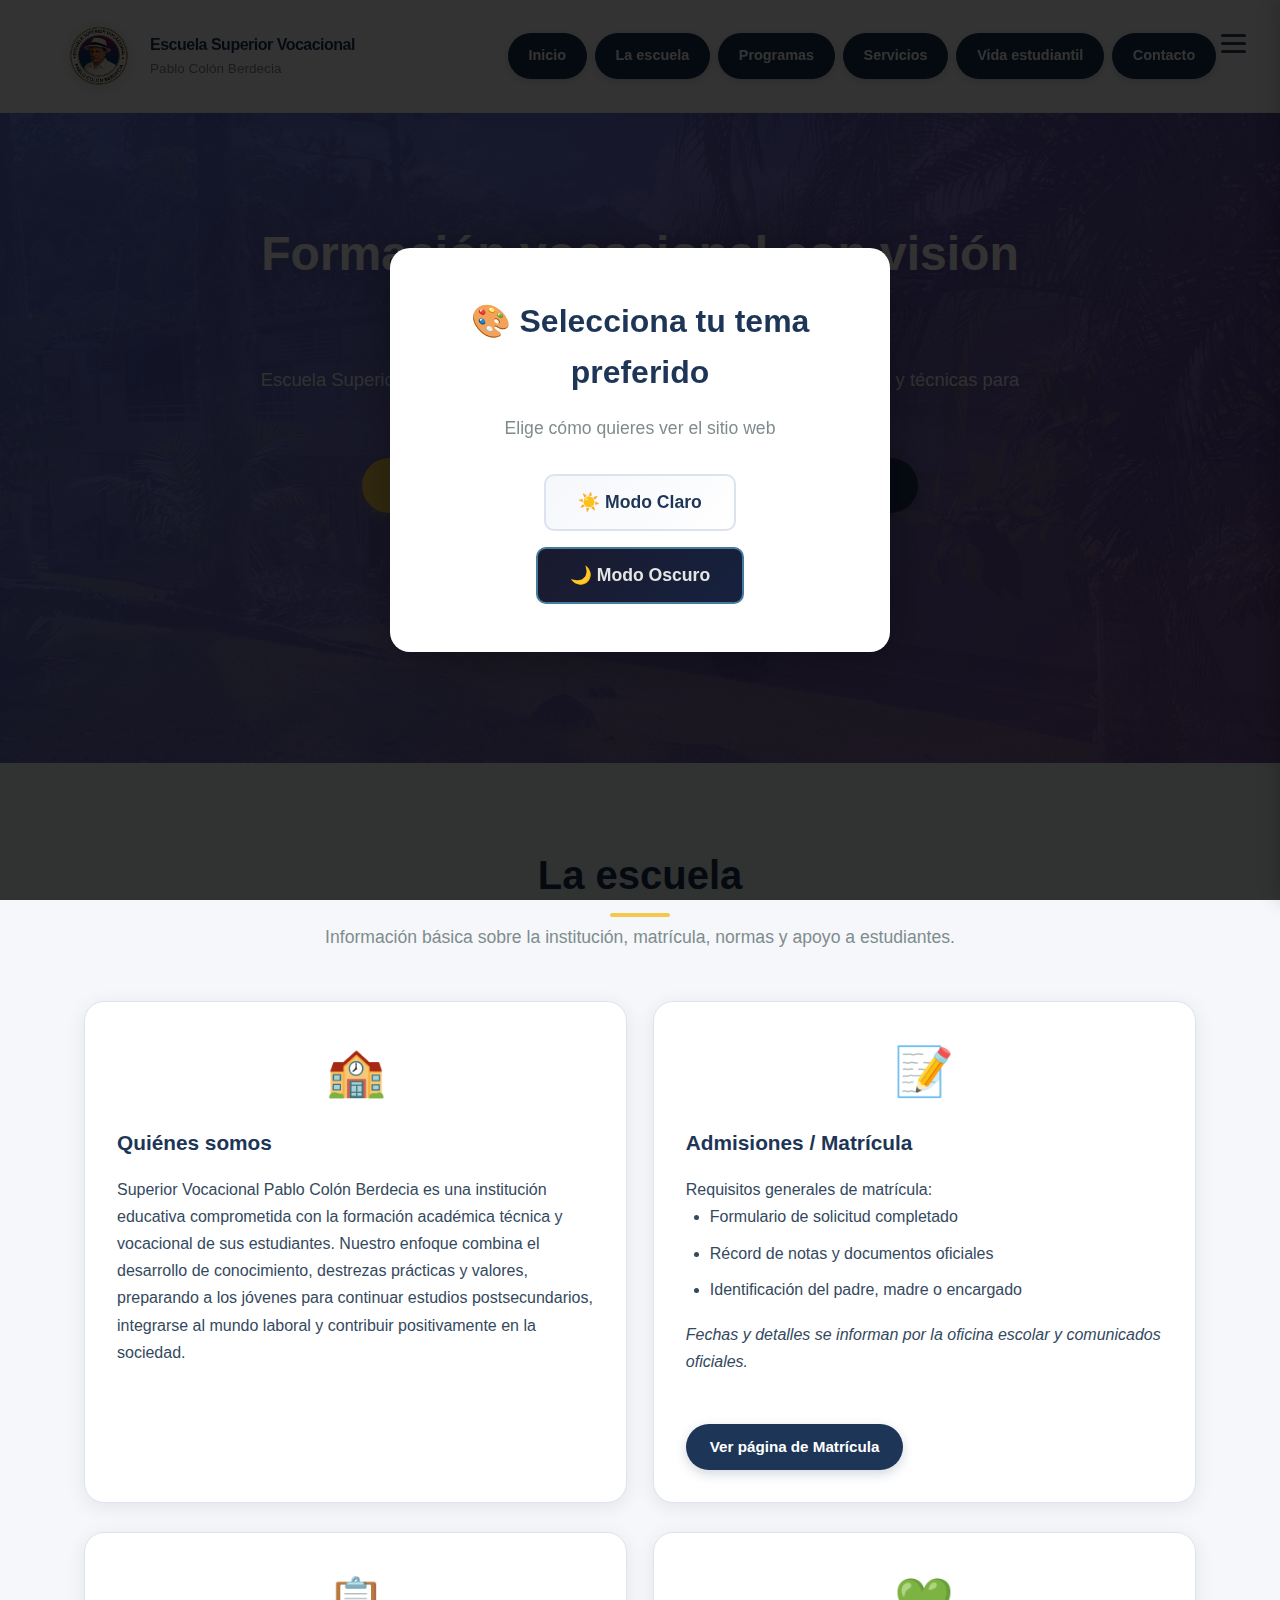
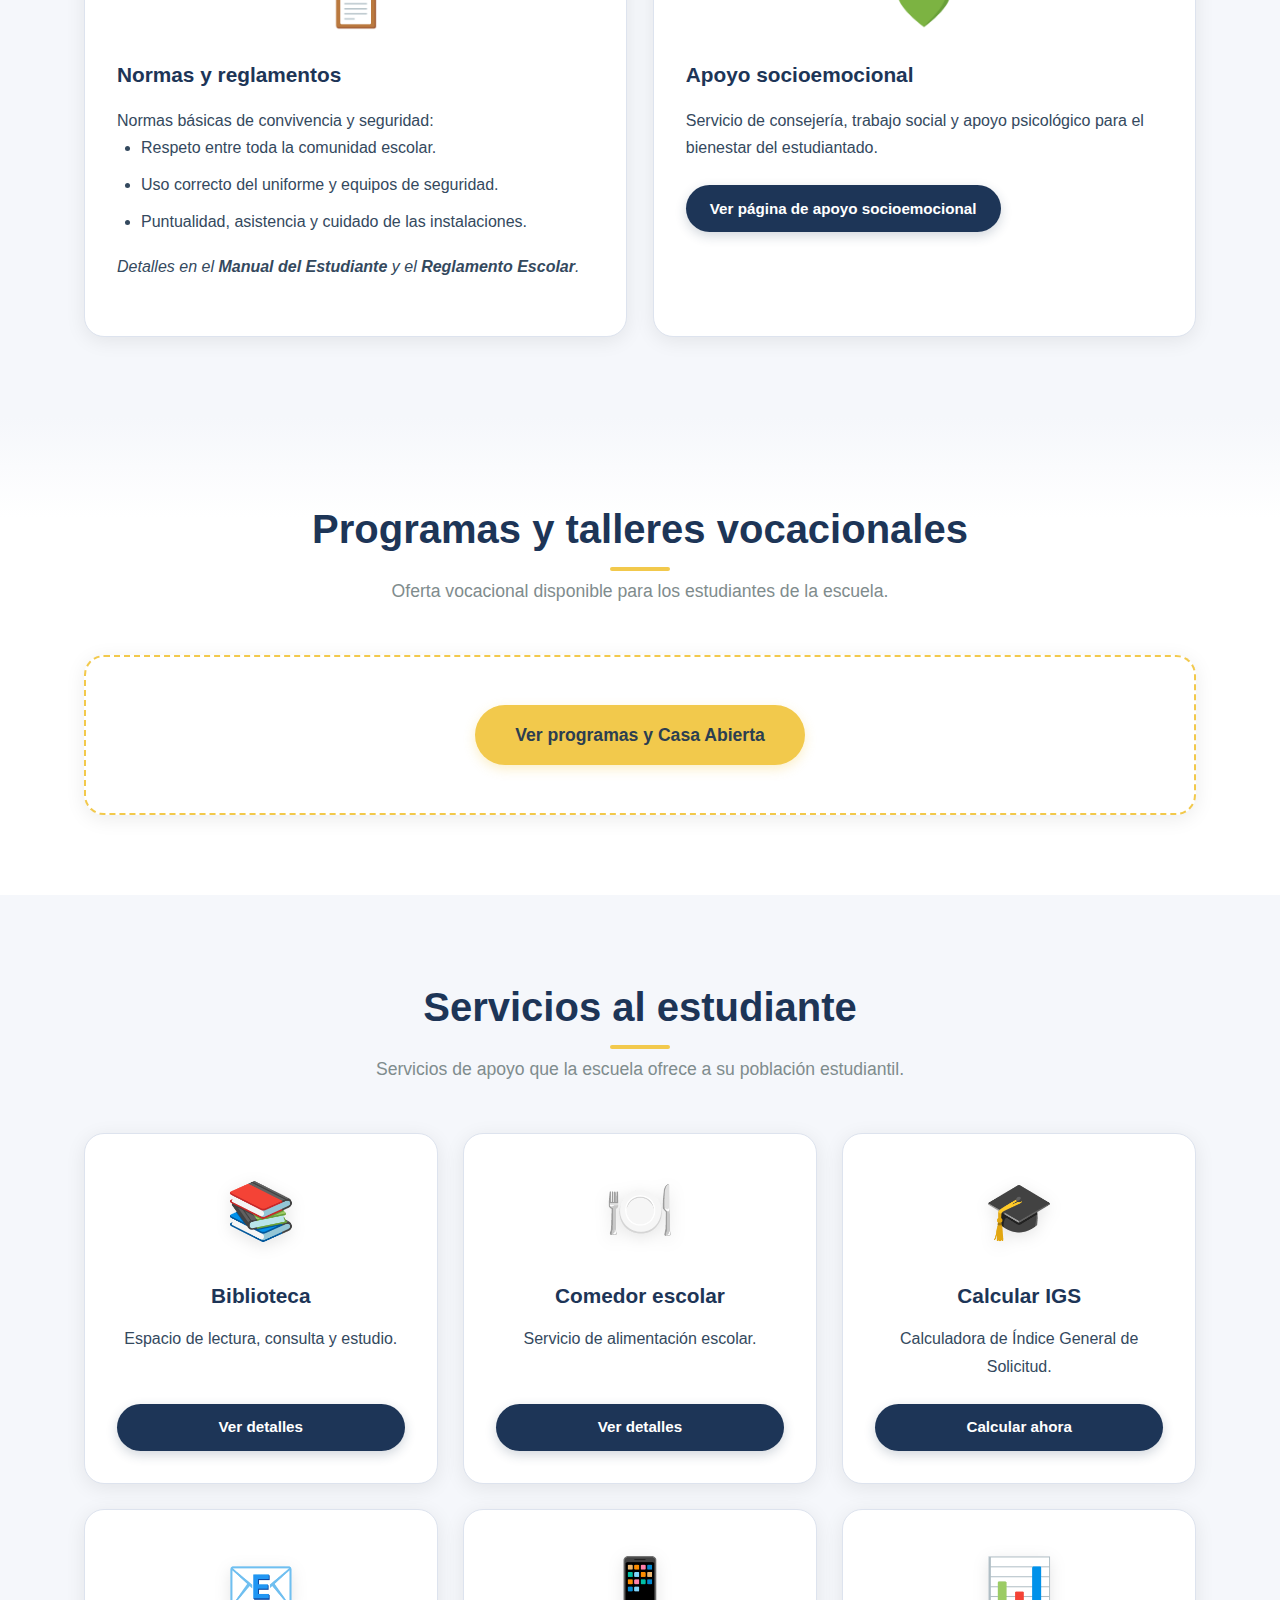
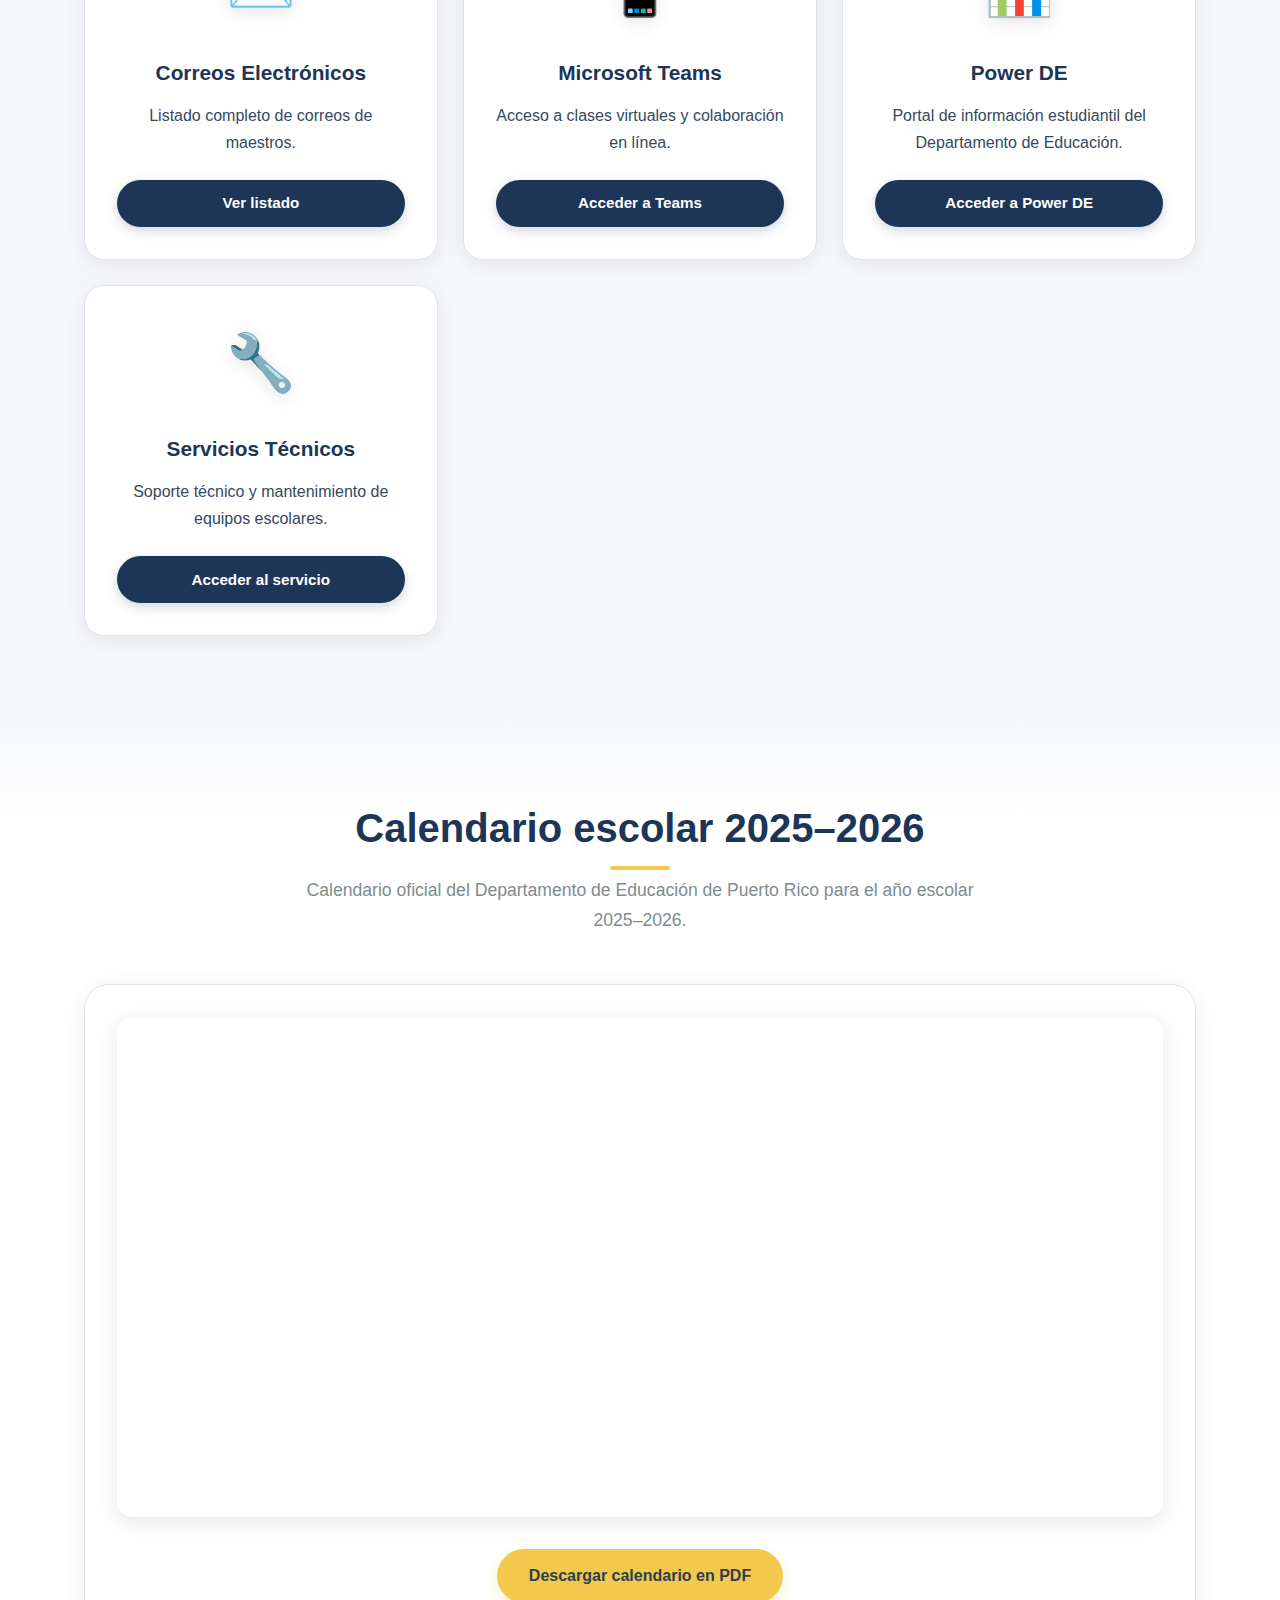
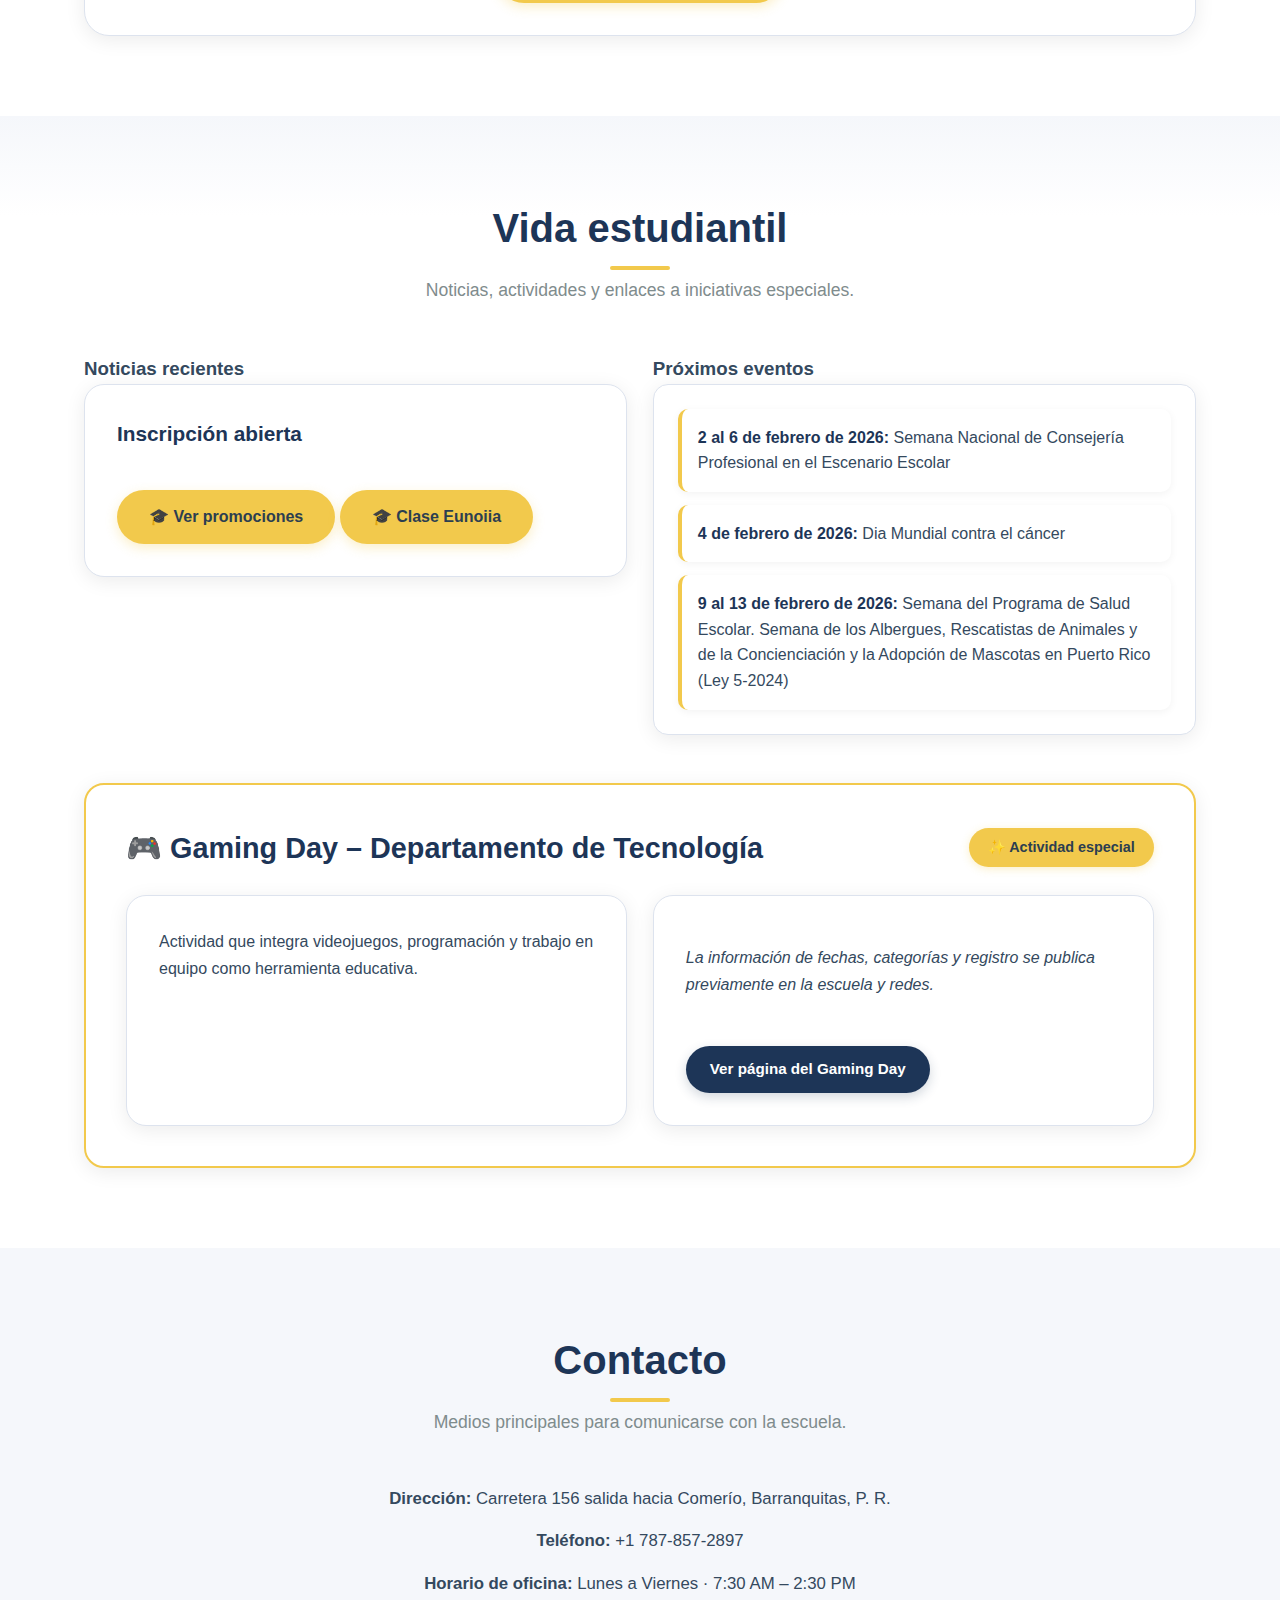
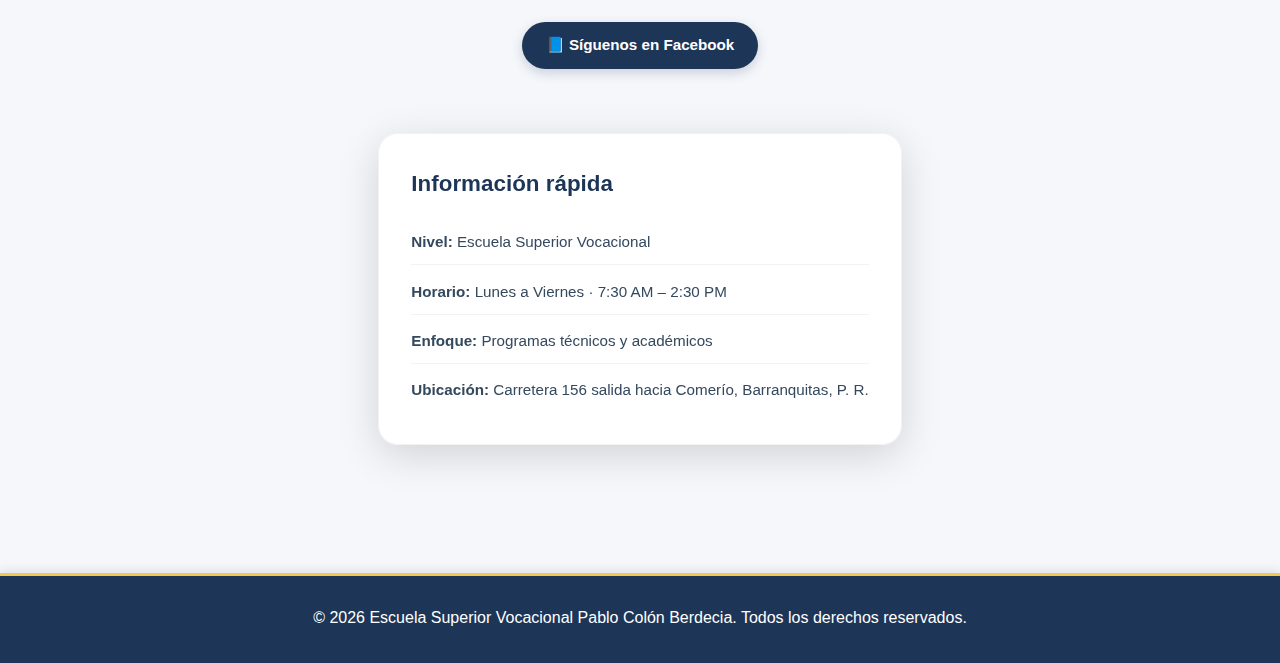
<file: index.html>
<!DOCTYPE html>
<html lang="es" id="htmlRoot">
<head>
  <meta charset="UTF-8">
  <meta name="viewport" content="width=device-width, initial-scale=1.0">
  <title>Escuela Superior Vocacional Pablo Colón Berdecia</title>
  <link rel="stylesheet" href="styles.css">
  <script src="translations.js"></script>
</head>
<body>
  <!-- Popup de selección de tema -->
  <div id="themePopup" class="theme-popup">
    <div class="theme-popup-content">
      <h2 data-translate="🎨 Selecciona tu tema preferido">🎨 Selecciona tu tema preferido</h2>
      <p data-translate="Elige cómo quieres ver el sitio web">Elige cómo quieres ver el sitio web</p>
      <div class="theme-buttons">
        <button class="theme-btn theme-btn-light" id="btnLightMode" data-translate="☀️ Modo Claro">
          ☀️ Modo Claro
        </button>
        <button class="theme-btn theme-btn-dark" id="btnDarkMode" data-translate="🌙 Modo Oscuro">
          🌙 Modo Oscuro
        </button>
      </div>
    </div>
  </div>

  <script>
    // Script inline para modo claro/oscuro y hamburger menu
    (function() {
      function hidePopup() {
        document.getElementById('themePopup').classList.add('hidden');
      }

      function setLightMode() {
        document.body.classList.remove('dark-mode');
        localStorage.setItem('theme', 'light');
        hidePopup();
      }

      function setDarkMode() {
        document.body.classList.add('dark-mode');
        localStorage.setItem('theme', 'dark');
        hidePopup();
      }

      function checkTheme() {
        const savedTheme = localStorage.getItem('theme');
        if (savedTheme === 'dark') {
          document.body.classList.add('dark-mode');
          hidePopup();
        } else if (savedTheme === 'light') {
          hidePopup();
        }
      }

      // Ejecutar inmediatamente
      checkTheme();

      // Agregar event listeners cuando el DOM esté listo
      document.addEventListener('DOMContentLoaded', function() {
        const btnLight = document.getElementById('btnLightMode');
        const btnDark = document.getElementById('btnDarkMode');

        if (btnLight) {
          btnLight.addEventListener('click', setLightMode);
        }
        if (btnDark) {
          btnDark.addEventListener('click', setDarkMode);
        }

        // Hamburger menu functionality
        const hamburgerBtn = document.getElementById('hamburgerBtn');
        const sidebarMenu = document.getElementById('sidebarMenu');
        const sidebarOverlay = document.getElementById('sidebarOverlay');
        const closeSidebar = document.getElementById('closeSidebar');
        const themeToggle = document.getElementById('themeToggle');
        const themeOptions = document.getElementById('themeOptions');
        const selectLightMode = document.getElementById('selectLightMode');
        const selectDarkMode = document.getElementById('selectDarkMode');
        const languageToggle = document.getElementById('languageToggle');
        const languageOptions = document.getElementById('languageOptions');
        const selectSpanish = document.getElementById('selectSpanish');
        const selectEnglish = document.getElementById('selectEnglish');

        // Abrir sidebar
        if (hamburgerBtn) {
          hamburgerBtn.addEventListener('click', function() {
            sidebarMenu.classList.add('active');
            sidebarOverlay.classList.add('active');
          });
        }

        // Cerrar sidebar
        function closeSidebarMenu() {
          sidebarMenu.classList.remove('active');
          sidebarOverlay.classList.remove('active');
          themeOptions.style.display = 'none';
          languageOptions.style.display = 'none';
        }

        if (closeSidebar) {
          closeSidebar.addEventListener('click', closeSidebarMenu);
        }

        if (sidebarOverlay) {
          sidebarOverlay.addEventListener('click', closeSidebarMenu);
        }

        // Toggle theme options
        if (themeToggle) {
          themeToggle.addEventListener('click', function() {
            if (themeOptions.style.display === 'none') {
              themeOptions.style.display = 'block';
            } else {
              themeOptions.style.display = 'none';
            }
          });
        }

        // Seleccionar modo claro desde sidebar
        if (selectLightMode) {
          selectLightMode.addEventListener('click', function() {
            setLightMode();
            closeSidebarMenu();
          });
        }

        // Seleccionar modo oscuro desde sidebar
        if (selectDarkMode) {
          selectDarkMode.addEventListener('click', function() {
            setDarkMode();
            closeSidebarMenu();
          });
        }

        // Toggle language options
        if (languageToggle) {
          languageToggle.addEventListener('click', function() {
            if (languageOptions.style.display === 'none') {
              languageOptions.style.display = 'block';
            } else {
              languageOptions.style.display = 'none';
            }
          });
        }

        // Seleccionar idioma español
        if (selectSpanish) {
          selectSpanish.addEventListener('click', function() {
            localStorage.setItem('language', 'es');
            document.getElementById('htmlRoot').setAttribute('lang', 'es');
            if (typeof translatePage === 'function') {
              translatePage('es');
            }
            closeSidebarMenu();
          });
        }

        // Seleccionar idioma inglés
        if (selectEnglish) {
          selectEnglish.addEventListener('click', function() {
            localStorage.setItem('language', 'en');
            document.getElementById('htmlRoot').setAttribute('lang', 'en');
            if (typeof translatePage === 'function') {
              translatePage('en');
            }
            closeSidebarMenu();
          });
        }
      });
    })();
  </script>

  <!-- HEADER -->
  <header class="site-header">
    <div class="container header-inner">
      <div class="logo-area">
        <img src="LOGO6.png" alt="Logo Escuela" class="logo-image">
        <div class="logo-text">
          <span class="logo-title" data-translate="Escuela Superior Vocacional">Escuela Superior Vocacional</span>
          <span class="logo-subtitle" data-translate="Pablo Colón Berdecia">Pablo Colón Berdecia</span>
        </div>
      </div>
      <div style="display: flex; align-items: center; gap: 1rem;">
        <nav class="main-nav">
          <ul>
            <li><a href="#inicio" data-translate="Inicio">Inicio</a></li>
            <li><a href="#escuela" data-translate="La escuela">La escuela</a></li>
            <li><a href="#programas" data-translate="Programas">Programas</a></li>
            <li><a href="#servicios" data-translate="Servicios">Servicios</a></li>
            <li><a href="#vida" data-translate="Vida estudiantil">Vida estudiantil</a></li>
            <li><a href="#contacto" data-translate="Contacto">Contacto</a></li>
          </ul>
        </nav>
        <button class="hamburger-menu" id="hamburgerBtn" aria-label="Abrir menú">
          <span></span>
          <span></span>
          <span></span>
        </button>
      </div>
    </div>
  </header>

  <!-- Menú lateral hamburguesa -->
  <div class="sidebar-menu" id="sidebarMenu">
    <div class="sidebar-header">
      <h3 data-translate="⚙️ Configuración">⚙️ Configuración</h3>
      <button class="sidebar-close" id="closeSidebar">&times;</button>
    </div>
    <div class="sidebar-content">
      <!-- Cambiar Tema -->
      <div class="sidebar-item" id="themeToggle">
        <span class="sidebar-icon">🎨</span>
        <span class="sidebar-text" data-translate="Cambiar Tema">Cambiar Tema</span>
        <span class="sidebar-arrow">›</span>
      </div>
      <div class="theme-options" id="themeOptions" style="display: none;">
        <button class="theme-option" id="selectLightMode" data-translate="Modo Claro">
          <span>☀️</span> Modo Claro
        </button>
        <button class="theme-option" id="selectDarkMode" data-translate="Modo Oscuro">
          <span>🌙</span> Modo Oscuro
        </button>
      </div>

      <!-- Cambiar Idioma -->
      <div class="sidebar-item" id="languageToggle">
        <span class="sidebar-icon">🌐</span>
        <span class="sidebar-text" data-translate="Cambiar Idioma">Cambiar Idioma</span>
        <span class="sidebar-arrow">›</span>
      </div>
      <div class="theme-options" id="languageOptions" style="display: none;">
        <button class="theme-option" id="selectSpanish" data-translate="Español">
          <span>🇵🇷</span> Español
        </button>
        <button class="theme-option" id="selectEnglish" data-translate="English">
          <span>🇺🇸</span> English
        </button>
      </div>
    </div>
  </div>

  <!-- Overlay para cerrar el menú -->
  <div class="sidebar-overlay" id="sidebarOverlay"></div>

  <!-- HERO / INICIO -->
  <section id="inicio" class="hero">
    <div class="container">
      <div class="hero-content-centered">
        <h1 data-translate="Formación vocacional con visión de futuro">Formación vocacional con visión de futuro</h1>
        <p data-translate="Escuela Superior Vocacional que prepara estudiantes con bases académicas y técnicas para continuar estudios o entrar al mundo laboral.">
          Escuela Superior Vocacional que prepara estudiantes con bases académicas y técnicas
          para continuar estudios o entrar al mundo laboral.
        </p>
        <div class="hero-actions">
          <a href="#programas" class="btn btn-primary" data-translate="🎓 Ver programas vocacionales">🎓 Ver programas vocacionales</a>
          <a href="#escuela" class="btn btn-secondary" data-translate="🏫 Conocer la escuela">🏫 Conocer la escuela</a>
        </div>
      </div>
    </div>
  </section>

  <!-- LA ESCUELA (Acerca, Admisiones, Normas, Apoyo) -->
  <section id="escuela" class="section">
    <div class="container">
      <div class="section-header">
        <h2 data-translate="La escuela">La escuela</h2>
        <p data-translate="Información básica sobre la institución, matrícula, normas y apoyo a estudiantes.">
          Información básica sobre la institución, matrícula, normas y apoyo a estudiantes.
        </p>
      </div>

      <div class="grid-2">
        <!-- Quiénes somos -->
        <article class="card">
          <div class="card-icon">🏫</div>
          <h3 data-translate="Quiénes somos">Quiénes somos</h3>
          <p data-translate="Superior Vocacional Pablo Colón Berdecia es una institución educativa comprometida con la formación académica técnica y vocacional de sus estudiantes. Nuestro enfoque combina el desarrollo de conocimiento, destrezas prácticas y valores, preparando a los jóvenes para continuar estudios postsecundarios, integrarse al mundo laboral y contribuir positivamente en la sociedad.S">
            Superior Vocacional Pablo Colón Berdecia es una institución educativa comprometida con la formación académica técnica y vocacional de sus estudiantes. Nuestro enfoque combina el desarrollo de conocimiento, destrezas prácticas y valores, preparando a los jóvenes para continuar estudios postsecundarios, integrarse al mundo laboral y contribuir positivamente en la sociedad.
          </p>
        </article>

        <!-- Admisiones -->
        <article class="card">
          <div class="card-icon">📝</div>
          <h3 data-translate="Admisiones / Matrícula">Admisiones / Matrícula</h3>
          <p data-translate="Requisitos generales de matrícula:">Requisitos generales de matrícula:</p>
          <ul>
            <li data-translate="Formulario de solicitud completado">Formulario de solicitud completado</li>
            <li data-translate="Récord de notas y documentos oficiales">Récord de notas y documentos oficiales</li>
            <li data-translate="Identificación del padre, madre o encargado">Identificación del padre, madre o encargado</li>
          </ul>
          <p class="note" data-translate="Fechas y detalles se informan por la oficina escolar y comunicados oficiales.">
            Fechas y detalles se informan por la oficina escolar y comunicados oficiales.
          </p>
          <a
            href="https://de.pr.gov/MATRICULA//"
            class="btn btn-secondary btn-small"
            target="_blank"
            rel="noopener"
            data-translate="Ver página de Matrícula"
          >
            Ver página de Matrícula
          </a>
        </article>
      </div>

      <div class="grid-2 section-gap">
        <!-- Normas -->
        <article class="card">
          <div class="card-icon">📋</div>
          <h3 data-translate="Normas y reglamentos">Normas y reglamentos</h3>
          <p data-translate="Normas básicas de convivencia y seguridad:">Normas básicas de convivencia y seguridad:</p>
          <ul>
            <li data-translate="Respeto entre toda la comunidad escolar.">Respeto entre toda la comunidad escolar.</li>
            <li data-translate="Uso correcto del uniforme y equipos de seguridad.">Uso correcto del uniforme y equipos de seguridad.</li>
            <li data-translate="Puntualidad, asistencia y cuidado de las instalaciones.">Puntualidad, asistencia y cuidado de las instalaciones.</li>
          </ul>
          <p class="note">
            <span data-translate="Detalles en el">Detalles en el</span> <strong data-translate="Manual del Estudiante">Manual del Estudiante</strong> <span data-translate="y el">y el</span> <strong data-translate="Reglamento Escolar">Reglamento Escolar</strong>.
          </p>
        </article>

        <!-- Apoyo socioemocional -->
        <article class="card">
          <div class="card-icon">💚</div>
          <h3 data-translate="Apoyo socioemocional">Apoyo socioemocional</h3>
          <p data-translate="Servicio de consejería, trabajo social y apoyo psicológico para el bienestar del estudiantado.">
            Servicio de consejería, trabajo social y apoyo psicológico para el bienestar del estudiantado.
          </p>
          <a
            href="https://hackerpcb1.github.io/Apoyo-Socioemocional-PCB/"
            class="btn btn-secondary btn-small"
            target="_blank"
            rel="noopener"
            data-translate="Ver página de apoyo socioemocional"
          >
            Ver página de apoyo socioemocional
          </a>
        </article>
      </div>
    </div>
  </section>

  <!-- PROGRAMAS VOCACIONALES (SOLO BOTÓN) -->
  <section id="programas" class="section section-alt">
    <div class="container">
      <div class="section-header">
        <h2 data-translate="Programas y talleres vocacionales">Programas y talleres vocacionales</h2>
        <p data-translate="Oferta vocacional disponible para los estudiantes de la escuela.">
          Oferta vocacional disponible para los estudiantes de la escuela.
        </p>
      </div>

      <div class="programs-cta">
        <a
          href="https://hackerpcb1.github.io/Casa-Abierta/"
          class="btn btn-primary"
          target="_blank"
          rel="noopener"
          data-translate="Ver programas y Casa Abierta"
        >
          Ver programas y Casa Abierta
        </a>
      </div>
    </div>
  </section>

  <!-- SERVICIOS AL ESTUDIANTE -->
  <section id="servicios" class="section">
    <div class="container">
      <div class="section-header">
        <h2 data-translate="Servicios al estudiante">Servicios al estudiante</h2>
        <p data-translate="Servicios de apoyo que la escuela ofrece a su población estudiantil.">
          Servicios de apoyo que la escuela ofrece a su población estudiantil.
        </p>
      </div>

      <div class="grid-3">
        <!-- Biblioteca -->
        <article class="card service-card">
          <div class="service-icon">📚</div>
          <h3 data-translate="Biblioteca">Biblioteca</h3>
          <p data-translate="Espacio de lectura, consulta y estudio.">Espacio de lectura, consulta y estudio.</p>
          <a href="biblioteca.html" class="btn btn-secondary btn-small" data-translate="Ver detalles">
            Ver detalles
          </a>
        </article>

        <!-- Comedor escolar -->
        <article class="card service-card">
          <div class="service-icon">🍽️</div>
          <h3 data-translate="Comedor escolar">Comedor escolar</h3>
          <p data-translate="Servicio de alimentación escolar.">Servicio de alimentación escolar.</p>
          <a href="comedor.html" class="btn btn-secondary btn-small" data-translate="Ver detalles">
            Ver detalles
          </a>
        </article>

        <!-- Calcular IGS -->
        <article class="card service-card">
          <div class="service-icon">🎓</div>
          <h3 data-translate="Calcular IGS">Calcular IGS</h3>
          <p data-translate="Calculadora de Índice General de Solicitud.">Calculadora de Índice General de Solicitud.</p>
          <a href="https://admisiones.upr.edu/calculadora-igs/" class="btn btn-secondary btn-small" target="_blank" rel="noopener" data-translate="Calcular ahora">
            Calcular ahora
          </a>
        </article>

        <!-- Correos Electrónicos de Maestros -->
        <article class="card service-card">
          <div class="service-icon">📧</div>
          <h3 data-translate="Correos Electrónicos">Correos Electrónicos</h3>
          <p data-translate="Listado completo de correos de maestros.">Listado completo de correos de maestros.</p>
          <a href="correos-maestros-tabla.html" class="btn btn-secondary btn-small" data-translate="Ver listado">
            Ver listado
          </a>
        </article>

        <!-- Microsoft Teams -->
        <article class="card service-card">
          <div class="service-icon">📱</div>
          <h3 data-translate="Microsoft Teams">Microsoft Teams</h3>
          <p data-translate="Acceso a clases virtuales y colaboración en línea.">Acceso a clases virtuales y colaboración en línea.</p>
          <a href="https://login.microsoftonline.com/common/oauth2/v2.0/authorize?client_id=5e3ce6c0-2b1f-4285-8d4b-75ee78787346&scope=openId%20profile%20openid%20offline_access&redirect_uri=https%3A%2F%2Fteams.microsoft.com%2Fv2&client-request-id=019be6e8-5a6c-7d37-b129-894db9c8d8ef&response_mode=fragment&response_type=code&x-client-SKU=msal.js.browser&x-client-VER=3.30.0&client_info=1&code_challenge=6ZqFlWHLh3RpNojFPjlqU4h9HyciQoVF24L_a1_WF4A&code_challenge_method=S256&nonce=019be6e8-5a6d-7bdb-9075-c5ce0aa099ac&state=eyJpZCI6IjAxOWJlNmU4LTVhNmMtNzY0OS1hNGRlLWQ4YTQ0MTU4OGMxYyIsIm1ldGEiOnsiaW50ZXJhY3Rpb25UeXBlIjoicmVkaXJlY3QifX0%3D%7Chttps%3A%2F%2Fteams.microsoft.com%2Fv2%2F%3Fculture%3Den-us%26country%3Dus%26enablemcasfort21%3Dtrue" class="btn btn-secondary btn-small" target="_blank" rel="noopener" data-translate="Acceder a Teams">
            Acceder a Teams
          </a>
        </article>

        <!-- Power DE -->
        <article class="card service-card">
          <div class="service-icon">📊</div>
          <h3 data-translate="Power DE">Power DE</h3>
          <p data-translate="Portal de información estudiantil del Departamento de Educación.">Portal de información estudiantil del Departamento de Educación.</p>
          <a href="https://informacionestudiantil.dde.pr/public/create_multi_student_account.html" class="btn btn-secondary btn-small" target="_blank" rel="noopener" data-translate="Acceder a Power DE">
            Acceder a Power DE
          </a>
        </article>



        <!-- Servicios Técnicos -->
        <article class="card service-card">
          <div class="service-icon">🔧</div>
          <h3 data-translate="Servicios Técnicos">Servicios Técnicos</h3>
          <p data-translate="Soporte técnico y mantenimiento de equipos escolares.">Soporte técnico y mantenimiento de equipos escolares.</p>
          <a href="https://hackerpcb1.github.io/Servicio-Tecnico/" class="btn btn-secondary btn-small" target="_blank" rel="noopener" data-translate="Acceder al servicio">
            Acceder al servicio
          </a>
        </article>
      </div>
    </div>
  </section>

  <!-- CALENDARIO ESCOLAR -->
  <section id="calendario-escolar" class="section section-alt">
    <div class="container">
      <div class="section-header">
        <h2 data-translate="Calendario escolar 2025–2026">Calendario escolar 2025–2026</h2>
        <p data-translate="Calendario oficial del Departamento de Educación de Puerto Rico para el año escolar 2025–2026.">
          Calendario oficial del Departamento de Educación de Puerto Rico para el año escolar 2025–2026.
        </p>
      </div>

      <div class="calendar-wrapper">
        <iframe
          src="https://de.pr.gov/wp-content/uploads/2025/06/Calendario-Escolar-2025-2026-1.pdf"
          title="Calendario Escolar 2025-2026"
        ></iframe>

        <div class="calendar-actions">
          <a
            class="btn btn-primary"
            href="https://de.pr.gov/wp-content/uploads/2025/06/Calendario-Escolar-2025-2026-1.pdf"
            target="_blank"
            rel="noopener"
            data-translate="Descargar calendario en PDF"
          >
            Descargar calendario en PDF
          </a>
        </div>
      </div>
    </div>
  </section>

  <!-- VIDA ESTUDIANTIL (Noticias, Eventos, Gaming Day, Redes) -->
  <section id="vida" class="section section-alt">
    <div class="container">
      <div class="section-header">
        <h2 data-translate="Vida estudiantil">Vida estudiantil</h2>
        <p data-translate="Noticias, actividades y enlaces a iniciativas especiales.">
          Noticias, actividades y enlaces a iniciativas especiales.
        </p>
      </div>

      <div class="grid-2">
        <div>
          <h3 data-translate="Noticias recientes">Noticias recientes</h3>
          <article class="card">
            <h4 data-translate="Inscripción abierta">Inscripción abierta</h4>
            <a href="promociones.html" class="btn btn-primary" data-translate="🎓 Ver promociones">🎓 Ver promociones</a>
            <a href="https://www.instagram.com/clase.eunoiia/" class="btn btn-primary" target="_blank" data-translate="🎓 Clase Eunoiia">🎓 Clase Eunoiia</a>
          </article>
        </div>

        <div>
          <h3 data-translate="Próximos eventos">Próximos eventos</h3>
          <ul class="event-list">
            <li><strong data-translate="2 al 6 de septiembre 2026">2 al 6 de febrero de 2026:</strong> <span data-translate="Semana Nacional de Consejería Profesional en el Escenario Escolar">Semana Nacional de Consejería Profesional en el Escenario Escolar</span></li>
            <li><strong data-translate="4 de febrero de 2026:">4 de febrero de 2026:</strong> <span data-translate="Dia Mundial contra el cáncer">Dia Mundial contra el cáncer</span></li>
            <li><strong data-translate="9 al 13 de febrero de 2026:">9 al 13 de febrero de 2026:</strong> <span data-translate="Semana del Programa de Salud Escolar. Semana de los Albergues, Rescatistas de Animales y de la Concienciación y la Adopción de Mascotas en Puerto Rico (Ley 5-2024)">Semana del Programa de Salud Escolar. Semana de los Albergues, Rescatistas de Animales y de la Concienciación y la Adopción de Mascotas en Puerto Rico (Ley 5-2024)</span></li>
          </ul>
        </div>
      </div>

      <div class="gaming-block">
        <div class="gaming-header">
          <h3 data-translate="🎮 Gaming Day – Departamento de Tecnología">🎮 Gaming Day – Departamento de Tecnología</h3>
          <span class="tag-gaming" data-translate="✨ Actividad especial">✨ Actividad especial</span>
        </div>
        <div class="grid-2">
          <article class="card">
            <p data-translate="Actividad que integra videojuegos, programación y trabajo en equipo como herramienta educativa.">
              Actividad que integra videojuegos, programación y trabajo en equipo como herramienta educativa.
            </p>
          </article>
          <article class="card">
            <p class="note" data-translate="La información de fechas, categorías y registro se publica previamente en la escuela y redes.">
              La información de fechas, categorías y registro se publica previamente en la escuela y redes.
            </p>
            <a
              href="https://hackerpcb3-byte.github.io/Gaming_Day_4/"
              class="btn btn-secondary btn-small"
              target="_blank"
              rel="noopener"
              data-translate="Ver página del Gaming Day"
            >
              Ver página del Gaming Day
            </a>
          </article>
        </div>
      </div>


    </div>
  </section>

  <!-- CONTACTO -->
  <section id="contacto" class="section">
    <div class="container">
      <div class="section-header">
        <h2 data-translate="Contacto">Contacto</h2>
        <p data-translate="Medios principales para comunicarse con la escuela.">
          Medios principales para comunicarse con la escuela.
        </p>
      </div>

      <div class="contact-centered">
        <div class="contact-info">
          <p>
            <strong data-translate="Dirección:">Dirección:</strong>
            <span data-translate="Carretera 156 salida hacia Comerío, Barranquitas, P. R.">Carretera 156 salida hacia Comerío, Barranquitas, P. R.</span>
          </p>
          <p><strong data-translate="Teléfono:">Teléfono:</strong> +1 787-857-2897</p>

          <p><strong data-translate="Horario de oficina:">Horario de oficina:</strong> <span data-translate="Lunes a Viernes · 7:30 AM – 2:30 PM">Lunes a Viernes · 7:30 AM – 2:30 PM</span></p>

          <div style="margin-top: 1.5rem; text-align: center;">
            <a
              href="https://www.facebook.com/p/Escuela-Superior-Vocacional-Pablo-Col%C3%B3n-Berdecia-100057389681928/?locale=es_LA"
              class="btn btn-secondary btn-small"
              target="_blank"
              rel="noopener"
              style="display: inline-flex; align-items: center; gap: 0.5rem;"
              data-translate="📘 Síguenos en Facebook"
            >
              📘 Síguenos en Facebook
            </a>
          </div>
        </div>

        <div class="hero-card">
          <h2 data-translate="Información rápida">Información rápida</h2>
          <ul>
            <li><strong data-translate="Nivel:">Nivel:</strong> <span data-translate="Escuela Superior Vocacional">Escuela Superior Vocacional</span></li>
            <li><strong data-translate="Horario:">Horario:</strong> <span data-translate="Lunes a Viernes · 7:30 AM – 2:30 PM">Lunes a Viernes · 7:30 AM – 2:30 PM</span></li>
            <li><strong data-translate="Enfoque:">Enfoque:</strong> <span data-translate="Programas técnicos y académicos">Programas técnicos y académicos</span></li>
            <li>
              <strong data-translate="Ubicación:">Ubicación:</strong> <span data-translate="Carretera 156 salida hacia Comerío, Barranquitas, P. R.">Carretera 156 salida hacia Comerío, Barranquitas, P. R.</span>
            </li>
          </ul>
        </div>
      </div>
    </div>
  </section>

  <!-- FOOTER -->
  <footer class="site-footer">
    <div class="container">
      <p data-translate="© 2026 Escuela Superior Vocacional Pablo Colón Berdecia. Todos los derechos reservados.">&copy; 2026 Escuela Superior Vocacional Pablo Colón Berdecia. Todos los derechos reservados.</p>
    </div>
  </footer>

  <script>
    // Menu hamburguesa
    const menuToggle = document.querySelector('.menu-toggle');
    const mainNav = document.querySelector('.main-nav');
    const navLinks = document.querySelectorAll('.main-nav a');

    menuToggle.addEventListener('click', () => {
      menuToggle.classList.toggle('active');
      mainNav.classList.toggle('active');
    });

    // Cerrar menú al hacer click en un enlace
    navLinks.forEach(link => {
      link.addEventListener('click', () => {
        menuToggle.classList.remove('active');
        mainNav.classList.remove('active');
      });
    });

    // Cerrar menú al hacer click fuera
    document.addEventListener('click', (e) => {
      if (!mainNav.contains(e.target) && !menuToggle.contains(e.target)) {
        menuToggle.classList.remove('active');
        mainNav.classList.remove('active');
      }
    });

    // Header scroll effect
    const header = document.querySelector('.site-header');
    let lastScroll = 0;

    window.addEventListener('scroll', () => {
      const currentScroll = window.pageYOffset;

      if (currentScroll > 50) {
        header.classList.add('scrolled');
      } else {
        header.classList.remove('scrolled');
      }

      lastScroll = currentScroll;
    });

    // Animación de elementos al hacer scroll
    const observerOptions = {
      threshold: 0.1,
      rootMargin: '0px 0px -50px 0px'
    };

    const observer = new IntersectionObserver((entries) => {
      entries.forEach(entry => {
        if (entry.isIntersecting) {
          entry.target.style.opacity = '1';
          entry.target.style.transform = 'translateY(0)';
        }
      });
    }, observerOptions);

    // Observar tarjetas y secciones
    document.querySelectorAll('.card, .service-card, .resource-card, .social-card').forEach(el => {
      el.style.opacity = '0';
      el.style.transform = 'translateY(30px)';
      el.style.transition = 'opacity 0.6s ease, transform 0.6s ease';
      observer.observe(el);
    });

    // Efecto parallax suave en el hero
    let lastScrollY = 0;
    let ticking = false;

    function updateParallax() {
      const scrolled = window.pageYOffset;
      const hero = document.querySelector('.hero');

      if (hero && scrolled < hero.offsetHeight * 1.5) {
        // Parallax en el background - movimiento más suave
        hero.style.backgroundPositionY = `${scrolled * 0.3}px`;
      }

      ticking = false;
    }

    window.addEventListener('scroll', () => {
      lastScrollY = window.pageYOffset;

      if (!ticking) {
        window.requestAnimationFrame(updateParallax);
        ticking = true;
      }
    });

    // Smooth scroll para navegación
    document.querySelectorAll('a[href^="#"]').forEach(anchor => {
      anchor.addEventListener('click', function (e) {
        e.preventDefault();
        const target = document.querySelector(this.getAttribute('href'));
        if (target) {
          target.scrollIntoView({
            behavior: 'smooth',
            block: 'start'
          });
        }
      });
    });
  </script>
  <script src="script.js"></script>
</body>
</html>
</file>
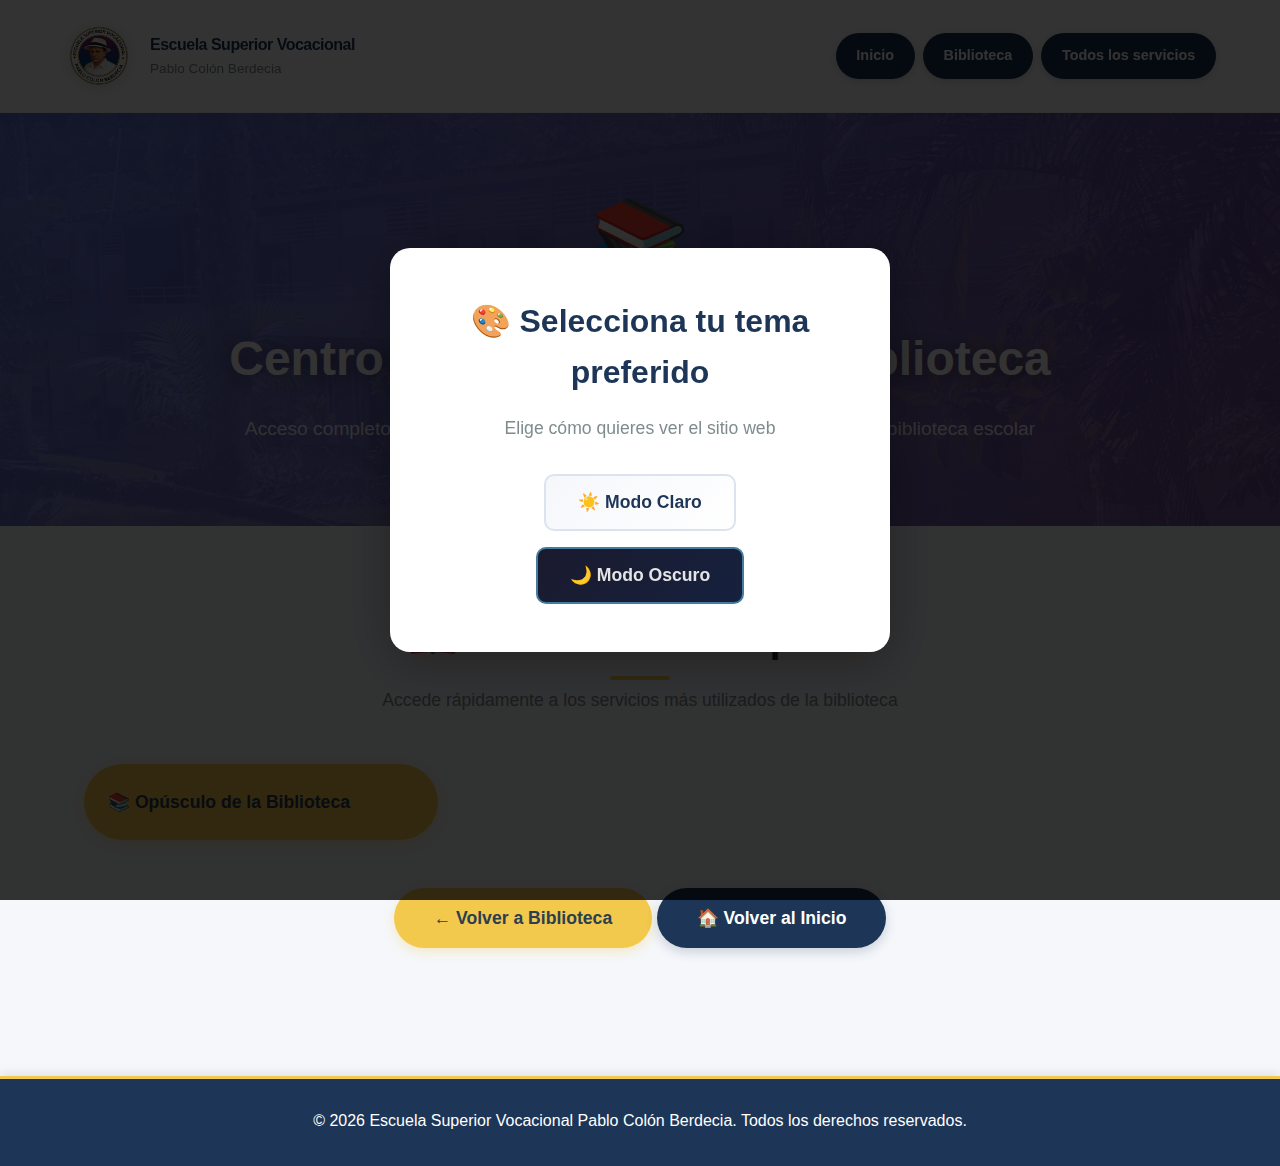
<file: bibliotecaCentroRecursos.html>
<!DOCTYPE html>
<html lang="es">
<head>
  <meta charset="UTF-8">
  <meta name="viewport" content="width=device-width, initial-scale=1.0">
  <title>Biblioteca Completa – Escuela Superior Vocacional Pablo Colón Berdecia</title>
  <link rel="stylesheet" href="styles.css">
</head>
<body>
  <!-- Popup de selección de tema -->
  <div id="themePopup" class="theme-popup">
    <div class="theme-popup-content">
      <h2>🎨 Selecciona tu tema preferido</h2>
      <p>Elige cómo quieres ver el sitio web</p>
      <div class="theme-buttons">
        <button class="theme-btn theme-btn-light" id="btnLightMode">
          ☀️ Modo Claro
        </button>
        <button class="theme-btn theme-btn-dark" id="btnDarkMode">
          🌙 Modo Oscuro
        </button>
      </div>
    </div>
  </div>

  <script>
    // Script inline para modo claro/oscuro
    (function() {
      function hidePopup() {
        document.getElementById('themePopup').classList.add('hidden');
      }

      function setLightMode() {
        document.body.classList.remove('dark-mode');
        localStorage.setItem('theme', 'light');
        hidePopup();
      }

      function setDarkMode() {
        document.body.classList.add('dark-mode');
        localStorage.setItem('theme', 'dark');
        hidePopup();
      }

      function checkTheme() {
        const savedTheme = localStorage.getItem('theme');
        if (savedTheme === 'dark') {
          document.body.classList.add('dark-mode');
          hidePopup();
        } else if (savedTheme === 'light') {
          hidePopup();
        }
      }

      // Ejecutar inmediatamente
      checkTheme();

      // Agregar event listeners cuando el DOM esté listo
      document.addEventListener('DOMContentLoaded', function() {
        const btnLight = document.getElementById('btnLightMode');
        const btnDark = document.getElementById('btnDarkMode');

        if (btnLight) {
          btnLight.addEventListener('click', setLightMode);
        }
        if (btnDark) {
          btnDark.addEventListener('click', setDarkMode);
        }
      });
    })();
  </script>

  <header class="site-header">
    <div class="container header-inner">
      <div class="logo-area">
        <img src="LOGO6.png" alt="Logo Escuela" class="logo-image">
        <div class="logo-text">
          <span class="logo-title">Escuela Superior Vocacional</span>
          <span class="logo-subtitle">Pablo Colón Berdecia</span>
        </div>
      </div>
      <button class="menu-toggle" aria-label="Toggle menu">
        <span></span>
        <span></span>
        <span></span>
      </button>
      <nav class="main-nav">
        <ul>
          <li><a href="index.html#inicio">Inicio</a></li>
          <li><a href="biblioteca.html">Biblioteca</a></li>
          <li><a href="todos-los-servicios.html">Todos los servicios</a></li>
        </ul>
      </nav>
    </div>
  </header>

  <!-- Hero -->
  <section class="hero" style="min-height: 350px; padding: 4rem 0;">
    <div class="container">
      <div class="section-header" style="margin-bottom: 0;">
        <div style="font-size: 5rem; margin-bottom: 1rem;">📚</div>
        <h1 style="color: #ffffff; font-size: 3rem; text-shadow: 0 2px 20px rgba(0,0,0,0.5);">Centro de Recursos de la Biblioteca</h1>
        <p style="color: rgba(255,255,255,0.95); font-size: 1.2rem; max-width: 800px; margin: 1rem auto;">
          Acceso completo a todos los recursos, servicios y herramientas de nuestra biblioteca escolar
        </p>
      </div>
    </div>
  </section>

  <!-- Contenido principal -->
  <section class="section">
    <div class="container">
      <!-- Servicios Principales -->
      <div class="section-header">
        <h2>📖 Servicios Principales</h2>
        <p>Accede rápidamente a los servicios más utilizados de la biblioteca</p>
      </div>

      <div class="grid-3" style="margin-bottom: 3rem;">
        <a href="pdfs/Opusculo biblioteca.pdf" class="btn btn-primary" style="padding: 1.5rem; font-size: 1.1rem;" target="_blank" rel="noopener">
          📚 Opúsculo de la Biblioteca
        </a>

      </div>

      <!-- Botón de regreso -->
      <div style="text-align: center; margin-top: 3rem;">
        <a href="biblioteca.html" class="btn btn-primary" style="padding: 1rem 2.5rem; font-size: 1.1rem;">
          ← Volver a Biblioteca
        </a>
        <a href="index.html" class="btn btn-secondary" style="padding: 1rem 2.5rem; font-size: 1.1rem;">
          🏠 Volver al Inicio
        </a>
      </div>
    </div>
  </section>

  <!-- Footer -->
  <footer class="site-footer">
    <div class="container">
      <p>&copy; 2026 Escuela Superior Vocacional Pablo Colón Berdecia. Todos los derechos reservados.</p>
    </div>
  </footer>

  <script src="script.js"></script>
</body>
</html>
</file>
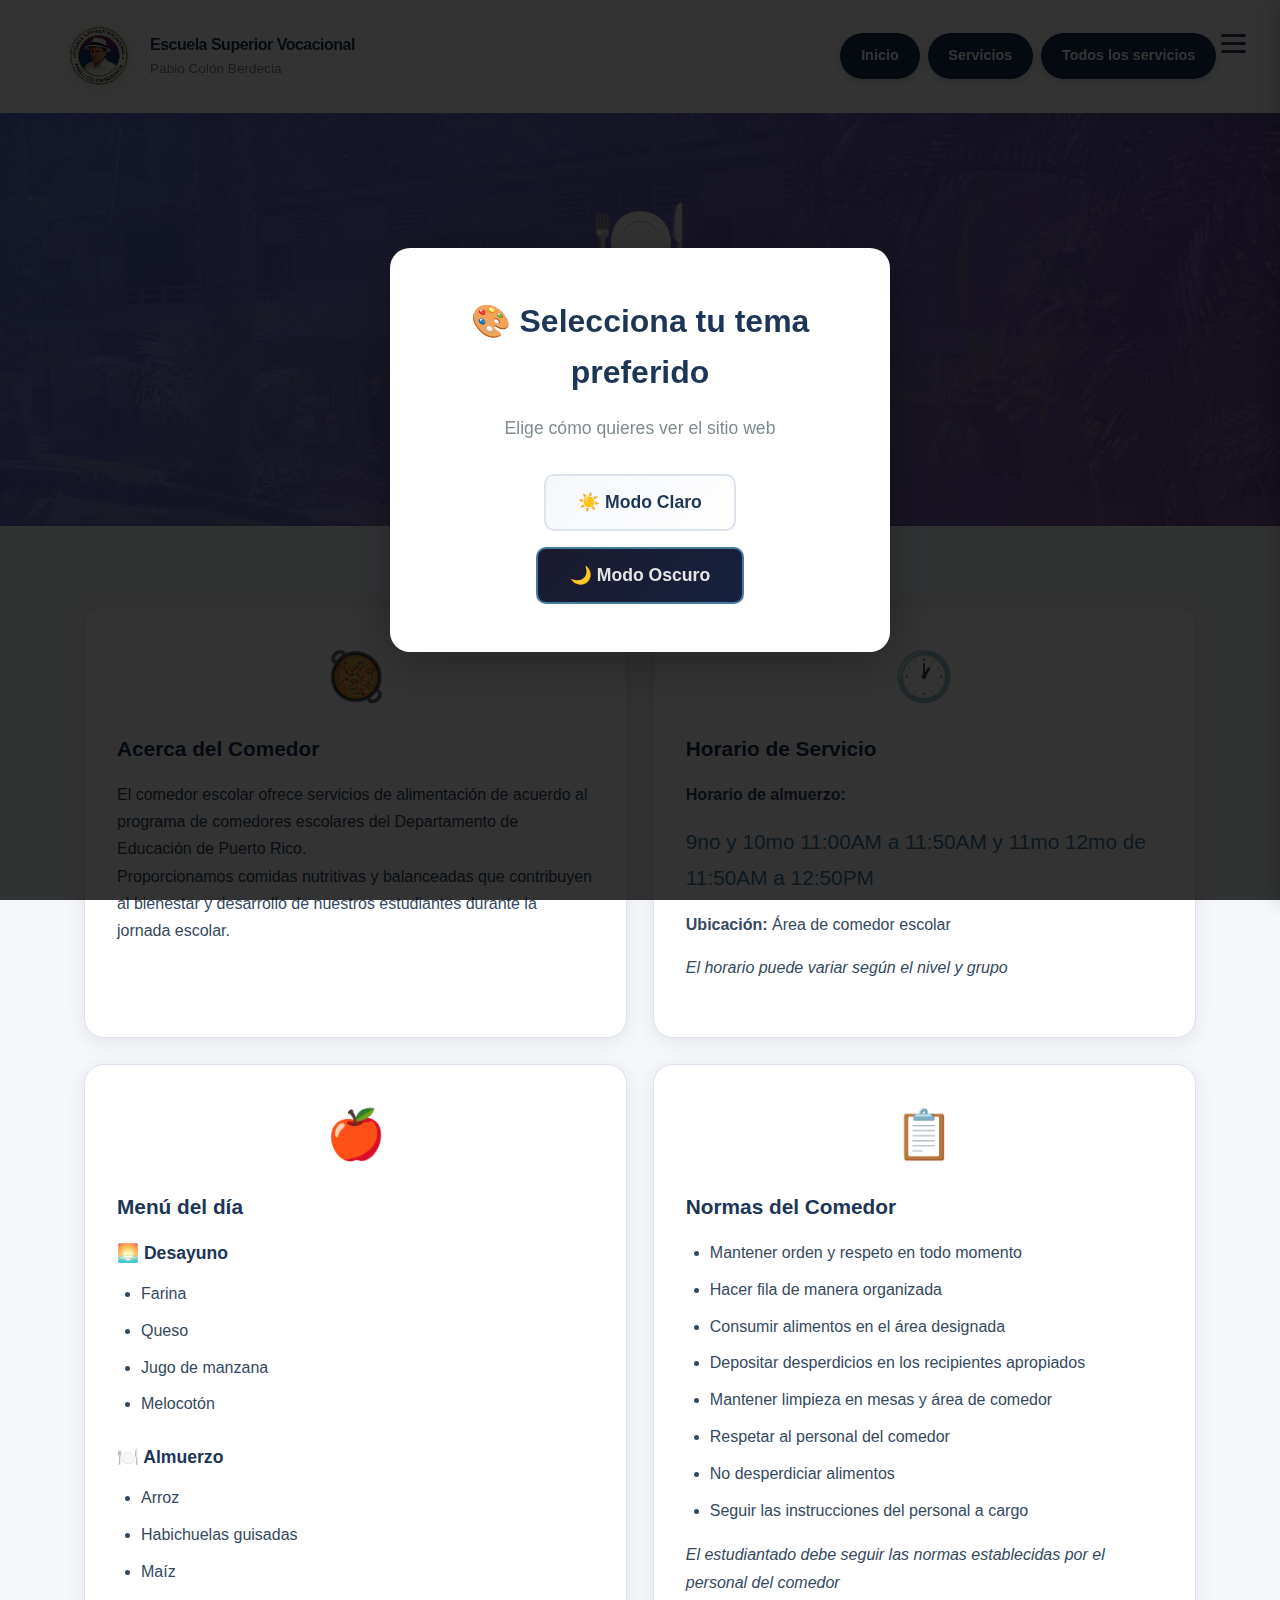
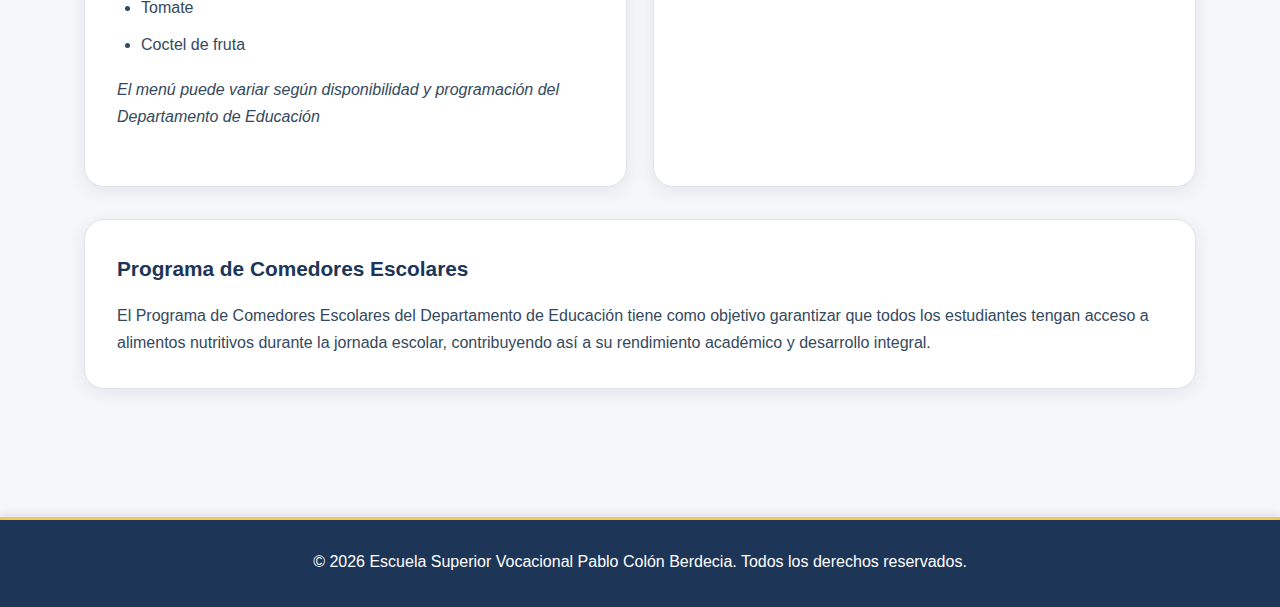
<file: comedor.html>
<!DOCTYPE html>
<html lang="es" id="htmlRoot">
<head>
  <meta charset="UTF-8">
  <meta name="viewport" content="width=device-width, initial-scale=1.0">
  <title>Comedor Escolar – Escuela Superior Vocacional Pablo Colón Berdecia</title>
  <link rel="stylesheet" href="styles.css">
  <script src="translations.js"></script>
</head>
<body>
  <!-- Popup de selección de tema -->
  <div id="themePopup" class="theme-popup">
    <div class="theme-popup-content">
      <h2 data-translate="🎨 Selecciona tu tema preferido">🎨 Selecciona tu tema preferido</h2>
      <p data-translate="Elige cómo quieres ver el sitio web">Elige cómo quieres ver el sitio web</p>
      <div class="theme-buttons">
        <button class="theme-btn theme-btn-light" id="btnLightMode" data-translate="☀️ Modo Claro">
          ☀️ Modo Claro
        </button>
        <button class="theme-btn theme-btn-dark" id="btnDarkMode" data-translate="🌙 Modo Oscuro">
          🌙 Modo Oscuro
        </button>
      </div>
    </div>
  </div>

  <script>
    // Script inline para modo claro/oscuro
    (function() {
      function hidePopup() {
        document.getElementById('themePopup').classList.add('hidden');
      }

      function setLightMode() {
        document.body.classList.remove('dark-mode');
        localStorage.setItem('theme', 'light');
        hidePopup();
      }

      function setDarkMode() {
        document.body.classList.add('dark-mode');
        localStorage.setItem('theme', 'dark');
        hidePopup();
      }

      function checkTheme() {
        const savedTheme = localStorage.getItem('theme');
        if (savedTheme === 'dark') {
          document.body.classList.add('dark-mode');
          hidePopup();
        } else if (savedTheme === 'light') {
          hidePopup();
        }
      }

      // Ejecutar inmediatamente
      checkTheme();

      // Agregar event listeners cuando el DOM esté listo
      document.addEventListener('DOMContentLoaded', function() {
        const btnLight = document.getElementById('btnLightMode');
        const btnDark = document.getElementById('btnDarkMode');

        if (btnLight) {
          btnLight.addEventListener('click', setLightMode);
        }
        if (btnDark) {
          btnDark.addEventListener('click', setDarkMode);
        }
      });
    })();
  </script>

  <header class="site-header">
    <div class="container header-inner">
      <div class="logo-area">
        <img src="LOGO6.png" alt="Logo Escuela" class="logo-image">
        <div class="logo-text">
          <span class="logo-title" data-translate="Escuela Superior Vocacional">Escuela Superior Vocacional</span>
          <span class="logo-subtitle">Pablo Colón Berdecia</span>
        </div>
      </div>

      <!-- Hamburger Menu Button -->
      <button class="hamburger-menu" id="hamburgerBtn" aria-label="Menu">
        <span></span>
        <span></span>
        <span></span>
      </button>

      <button class="menu-toggle" aria-label="Toggle menu">
        <span></span>
        <span></span>
        <span></span>
      </button>
      <nav class="main-nav">
        <ul>
          <li><a href="index.html#inicio" data-translate="Inicio">Inicio</a></li>
          <li><a href="index.html#servicios" data-translate="Servicios">Servicios</a></li>
          <li><a href="index2.html" data-translate="Todos los servicios">Todos los servicios</a></li>
        </ul>
      </nav>
    </div>
  </header>

  <!-- Sidebar Menu -->
  <div class="sidebar-overlay" id="sidebarOverlay"></div>
  <div class="sidebar-menu" id="sidebarMenu">
    <div class="sidebar-header">
      <h3 data-translate="⚙️ Configuración">⚙️ Configuración</h3>
    </div>
    <div class="sidebar-content">
      <!-- Theme Toggle -->
      <div class="sidebar-option" id="themeToggle">
        <span data-translate="🎨 Cambiar Tema">🎨 Cambiar Tema</span>
      </div>
      <div class="theme-options" id="themeOptions">
        <div class="theme-option" id="selectLightTheme">
          <span data-translate="☀️ Modo Claro">☀️ Modo Claro</span>
        </div>
        <div class="theme-option" id="selectDarkTheme">
          <span data-translate="🌙 Modo Oscuro">🌙 Modo Oscuro</span>
        </div>
      </div>

      <!-- Language Toggle -->
      <div class="sidebar-option" id="languageToggle">
        <span data-translate="🌐 Cambiar Idioma">🌐 Cambiar Idioma</span>
      </div>
      <div class="language-options" id="languageOptions">
        <div class="language-option" id="selectSpanish">
          <span>🇵🇷 Español</span>
        </div>
        <div class="language-option" id="selectEnglish">
          <span>🇺🇸 English</span>
        </div>
      </div>
    </div>
  </div>

  <script>
    // Hamburger menu functionality
    (function() {
      const hamburgerBtn = document.getElementById('hamburgerBtn');
      const sidebarMenu = document.getElementById('sidebarMenu');
      const sidebarOverlay = document.getElementById('sidebarOverlay');
      const themeToggle = document.getElementById('themeToggle');
      const themeOptions = document.getElementById('themeOptions');
      const languageToggle = document.getElementById('languageToggle');
      const languageOptions = document.getElementById('languageOptions');
      const selectLightTheme = document.getElementById('selectLightTheme');
      const selectDarkTheme = document.getElementById('selectDarkTheme');
      const selectSpanish = document.getElementById('selectSpanish');
      const selectEnglish = document.getElementById('selectEnglish');

      function openSidebarMenu() {
        sidebarMenu.classList.add('active');
        sidebarOverlay.classList.add('active');
      }

      function closeSidebarMenu() {
        sidebarMenu.classList.remove('active');
        sidebarOverlay.classList.remove('active');
        themeOptions.classList.remove('active');
        languageOptions.classList.remove('active');
      }

      if (hamburgerBtn) {
        hamburgerBtn.addEventListener('click', openSidebarMenu);
      }

      if (sidebarOverlay) {
        sidebarOverlay.addEventListener('click', closeSidebarMenu);
      }

      // Theme toggle
      if (themeToggle) {
        themeToggle.addEventListener('click', function() {
          themeOptions.classList.toggle('active');
          languageOptions.classList.remove('active');
        });
      }

      // Language toggle
      if (languageToggle) {
        languageToggle.addEventListener('click', function() {
          languageOptions.classList.toggle('active');
          themeOptions.classList.remove('active');
        });
      }

      // Select Light Theme
      if (selectLightTheme) {
        selectLightTheme.addEventListener('click', function() {
          document.body.classList.remove('dark-mode');
          localStorage.setItem('theme', 'light');
          closeSidebarMenu();
        });
      }

      // Select Dark Theme
      if (selectDarkTheme) {
        selectDarkTheme.addEventListener('click', function() {
          document.body.classList.add('dark-mode');
          localStorage.setItem('theme', 'dark');
          closeSidebarMenu();
        });
      }

      // Seleccionar idioma español
      if (selectSpanish) {
        selectSpanish.addEventListener('click', function() {
          localStorage.setItem('language', 'es');
          document.getElementById('htmlRoot').setAttribute('lang', 'es');
          if (typeof translatePage === 'function') {
            translatePage('es');
          }
          closeSidebarMenu();
        });
      }

      // Seleccionar idioma inglés
      if (selectEnglish) {
        selectEnglish.addEventListener('click', function() {
          localStorage.setItem('language', 'en');
          document.getElementById('htmlRoot').setAttribute('lang', 'en');
          if (typeof translatePage === 'function') {
            translatePage('en');
          }
          closeSidebarMenu();
        });
      }
    })();
  </script>

  <!-- Hero -->
  <section class="hero" style="min-height: 350px; padding: 4rem 0;">
    <div class="container">
      <div class="section-header" style="margin-bottom: 0;">
        <div style="font-size: 5rem; margin-bottom: 1rem;">🍽️</div>
        <h1 style="color: #ffffff; font-size: 3rem; text-shadow: 0 2px 20px rgba(0,0,0,0.5);" data-translate="Comedor Escolar">Comedor Escolar</h1>
        <p style="color: rgba(255,255,255,0.95); font-size: 1.2rem; max-width: 800px; margin: 1rem auto;" data-translate="Servicio de alimentación escolar para nuestros estudiantes">
          Servicio de alimentación escolar para nuestros estudiantes
        </p>
      </div>
    </div>
  </section>

  <!-- Contenido principal -->
  <section class="section">
    <div class="container">
      <div class="grid-2">
        <!-- Información general -->
        <article class="card">
          <div class="card-icon">🥘</div>
          <h3 data-translate="Acerca del Comedor">Acerca del Comedor</h3>
          <p data-translate="El comedor escolar ofrece servicios de alimentación de acuerdo al programa de comedores escolares del Departamento de Educación de Puerto Rico.">
            El comedor escolar ofrece servicios de alimentación de acuerdo al programa de
            comedores escolares del Departamento de Educación de Puerto Rico.
          </p>
          <p data-translate="Proporcionamos comidas nutritivas y balanceadas que contribuyen al bienestar y desarrollo de nuestros estudiantes durante la jornada escolar.">
            Proporcionamos comidas nutritivas y balanceadas que contribuyen al bienestar
            y desarrollo de nuestros estudiantes durante la jornada escolar.
          </p>
        </article>

        <!-- Horario -->
        <article class="card">
          <div class="card-icon">🕐</div>
          <h3 data-translate="Horario de Servicio">Horario de Servicio</h3>
          <p><strong data-translate="Horario de almuerzo:">Horario de almuerzo:</strong></p>
          <p style="font-size: 1.3rem; color: var(--primary-light); margin: 1rem 0;" data-translate="9no y 10mo 11:00AM a 11:50AM y 11mo 12mo de 11:50AM a 12:50PM">9no y 10mo 11:00AM a 11:50AM y 11mo 12mo de 11:50AM a 12:50PM</p>
          <p><strong data-translate="Ubicación:">Ubicación:</strong> <span data-translate="Área de comedor escolar">Área de comedor escolar</span></p>
          <p class="note" data-translate="El horario puede variar según el nivel y grupo">
            El horario puede variar según el nivel y grupo
          </p>
        </article>

        <!-- Menú y nutrición -->
        <article class="card">
          <div class="card-icon">🍎</div>
          <h3 data-translate="Menú del día">Menú del día</h3>

          <div style="margin-bottom: 1.5rem;">
            <h4 style="color: var(--primary); margin-bottom: 0.8rem; font-size: 1.1rem;" data-translate="🌅 Desayuno">🌅 Desayuno</h4>
            <ul>
              <li data-translate="Farina">Farina</li>
              <li data-translate="Queso">Queso</li>
              <li data-translate="Jugo de manzana">Jugo de manzana</li>
              <li data-translate="Melocotón">Melocotón</li>
            </ul>
          </div>

          <div>
            <h4 style="color: var(--primary); margin-bottom: 0.8rem; font-size: 1.1rem;" data-translate="🍽️ Almuerzo">🍽️ Almuerzo</h4>
            <ul>
              <li data-translate="Arroz">Arroz</li>
              <li data-translate="Habichuelas guisadas">Habichuelas guisadas</li>
              <li data-translate="Maíz">Maíz</li>
              <li data-translate="Tomate">Tomate</li>
              <li data-translate="Coctel de fruta">Coctel de fruta</li>
            </ul>
          </div>

          <p class="note" style="margin-top: 1rem;" data-translate="El menú puede variar según disponibilidad y programación del Departamento de Educación">
            El menú puede variar según disponibilidad y programación del Departamento de Educación
          </p>
        </article>

        <!-- Normas del comedor -->
        <article class="card">
          <div class="card-icon">📋</div>
          <h3 data-translate="Normas del Comedor">Normas del Comedor</h3>
          <ul>
            <li data-translate="Mantener orden y respeto en todo momento">Mantener orden y respeto en todo momento</li>
            <li data-translate="Hacer fila de manera organizada">Hacer fila de manera organizada</li>
            <li data-translate="Consumir alimentos en el área designada">Consumir alimentos en el área designada</li>
            <li data-translate="Depositar desperdicios en los recipientes apropiados">Depositar desperdicios en los recipientes apropiados</li>
            <li data-translate="Mantener limpieza en mesas y área de comedor">Mantener limpieza en mesas y área de comedor</li>
            <li data-translate="Respetar al personal del comedor">Respetar al personal del comedor</li>
            <li data-translate="No desperdiciar alimentos">No desperdiciar alimentos</li>
            <li data-translate="Seguir las instrucciones del personal a cargo">Seguir las instrucciones del personal a cargo</li>
          </ul>
          <p class="note" data-translate="El estudiantado debe seguir las normas establecidas por el personal del comedor">
            El estudiantado debe seguir las normas establecidas por el personal del comedor
          </p>
        </article>
      </div>

      <!-- Información adicional -->
      <div class="card" style="margin-top: 2rem;">
        <h3 data-translate="Programa de Comedores Escolares">Programa de Comedores Escolares</h3>
        <p data-translate="El Programa de Comedores Escolares del Departamento de Educación tiene como objetivo garantizar que todos los estudiantes tengan acceso a alimentos nutritivos durante la jornada escolar, contribuyendo así a su rendimiento académico y desarrollo integral.">
          El Programa de Comedores Escolares del Departamento de Educación tiene como objetivo
          garantizar que todos los estudiantes tengan acceso a alimentos nutritivos durante
          la jornada escolar, contribuyendo así a su rendimiento académico y desarrollo integral.
        </p>
      </div>

     
  </section>

  <!-- Footer -->
  <footer class="site-footer">
    <div class="container">
      <p data-translate="© 2026 Escuela Superior Vocacional Pablo Colón Berdecia. Todos los derechos reservados.">&copy; 2026 Escuela Superior Vocacional Pablo Colón Berdecia. Todos los derechos reservados.</p>
    </div>
  </footer>

  <script src="script.js"></script>
</body>
</html>
</file>
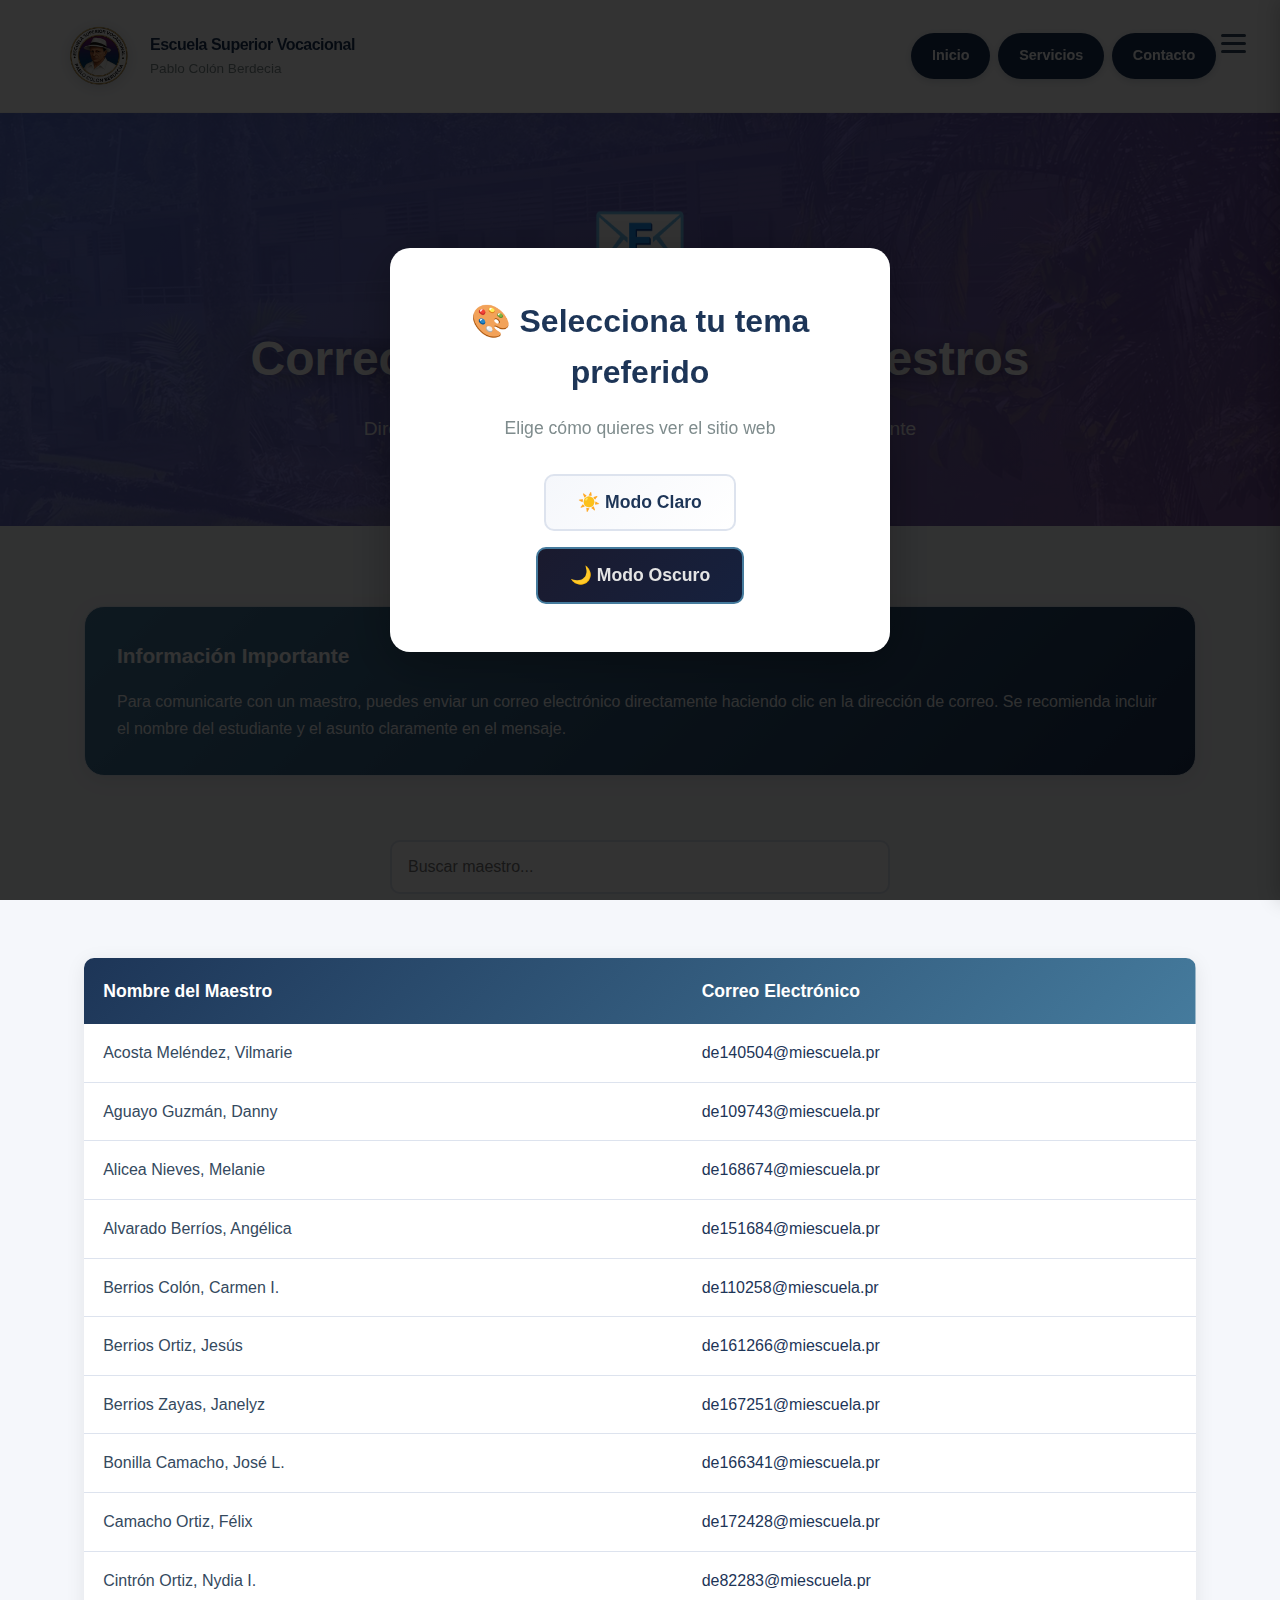
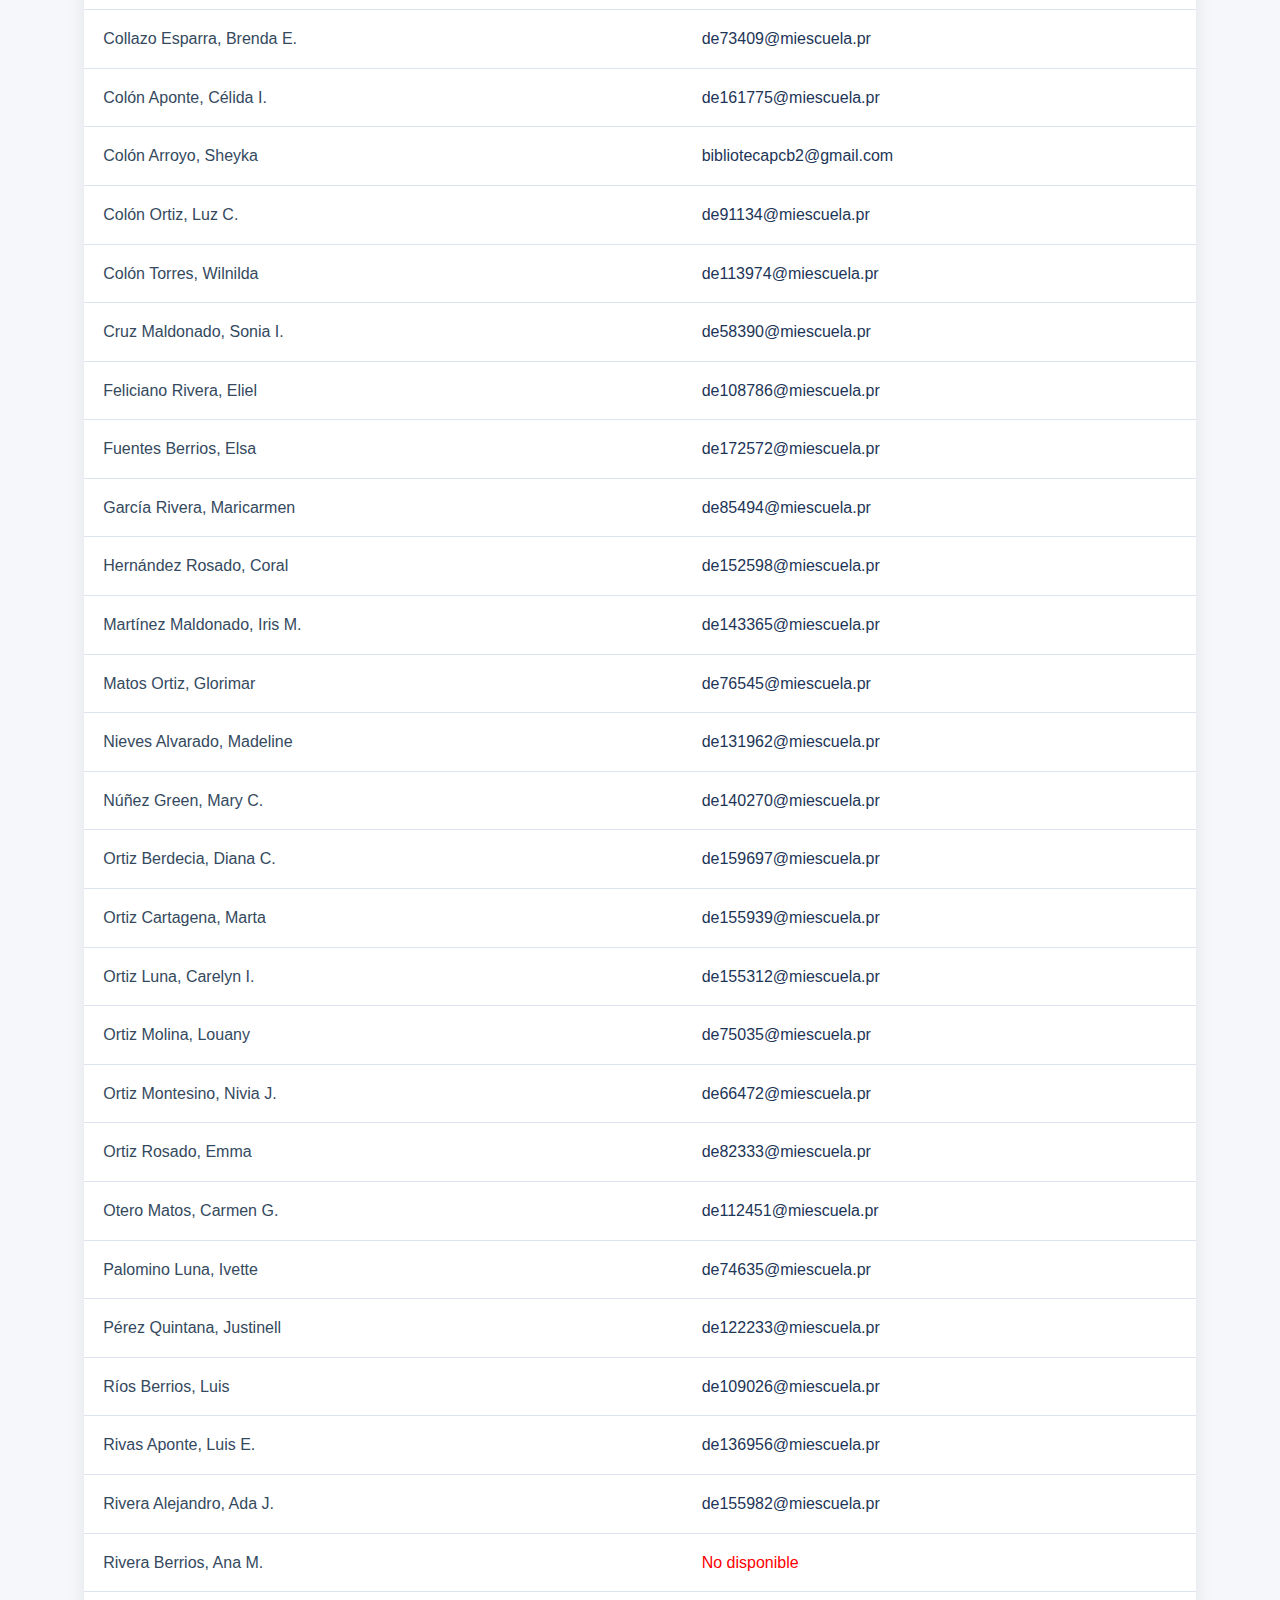
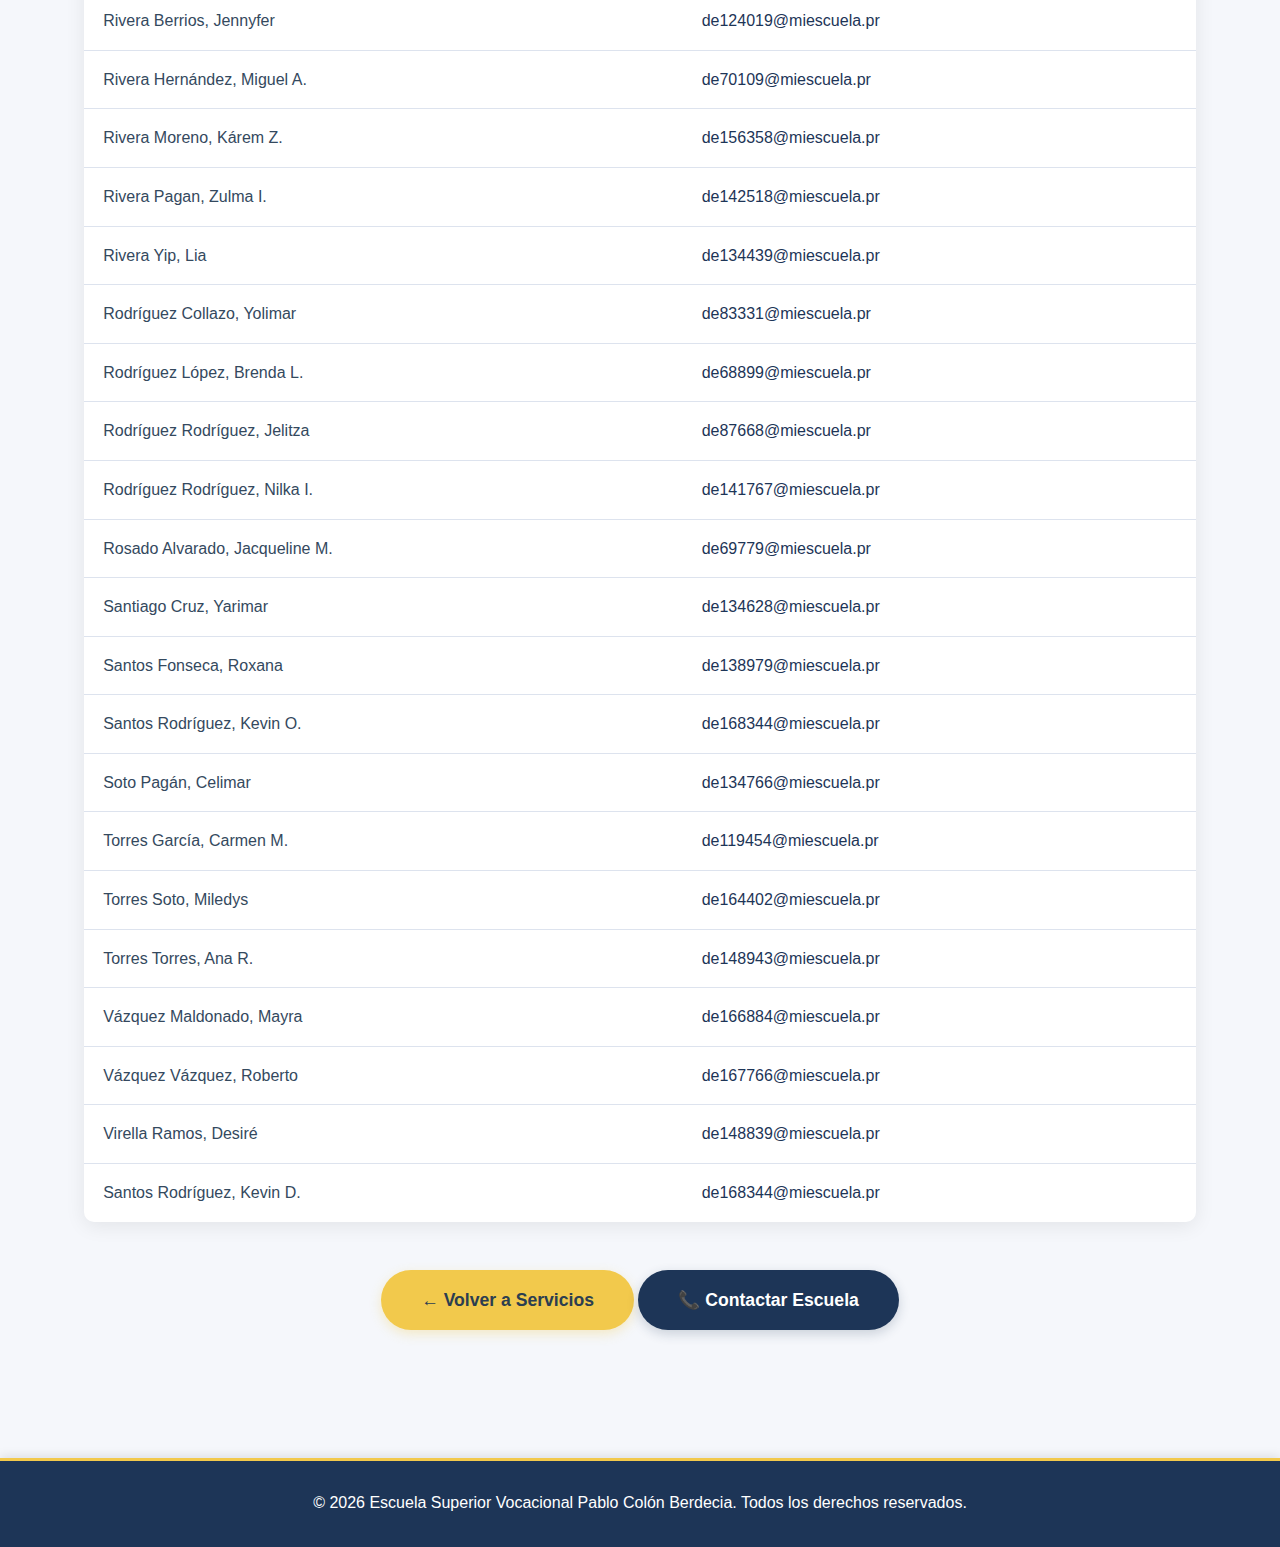
<file: correos-maestros-tabla.html>
<!DOCTYPE html>
<html lang="es" id="htmlRoot">
<head>
  <meta charset="UTF-8">
  <meta name="viewport" content="width=device-width, initial-scale=1.0">
  <title>Correos Electrónicos de Maestros – Escuela Superior Vocacional Pablo Colón Berdecia</title>
  <link rel="stylesheet" href="styles.css">
  <script src="translations.js"></script>
  <style>
    .email-table {
      width: 100%;
      border-collapse: collapse;
      margin: 2rem 0;
      background: white;
      box-shadow: 0 4px 20px rgba(0, 0, 0, 0.08);
      border-radius: 10px;
      overflow: hidden;
    }
    
    .email-table thead {
      background: linear-gradient(135deg, var(--primary), var(--primary-light));
      color: white;
    }
    
    .email-table th {
      padding: 1.2rem;
      text-align: left;
      font-weight: 600;
      font-size: 1.1rem;
    }
    
    .email-table td {
      padding: 1rem 1.2rem;
      border-bottom: 1px solid var(--border-soft);
    }
    
    .email-table tbody tr:hover {
      background-color: #f8f9fa;
    }
    
    .email-table tbody tr:last-child td {
      border-bottom: none;
    }
    
    .email-link {
      color: var(--primary);
      text-decoration: none;
      transition: color 0.3s ease;
    }
    
    .email-link:hover {
      color: var(--primary-light);
      text-decoration: underline;
    }
    
    .search-box {
      width: 100%;
      max-width: 500px;
      padding: 1rem;
      margin: 2rem auto;
      border: 2px solid var(--border-soft);
      border-radius: 10px;
      font-size: 1rem;
      transition: border-color 0.3s ease;
    }
    
    .search-box:focus {
      outline: none;
      border-color: var(--primary);
    }
    
    @media (max-width: 768px) {
      .email-table {
        font-size: 0.9rem;
      }

      .email-table th,
      .email-table td {
        padding: 0.8rem;
      }
    }

    /* Modo oscuro para la tabla */
    body.dark-mode .email-table {
      background: var(--bg-alt);
    }

    body.dark-mode .email-table tbody tr:hover {
      background-color: rgba(69, 123, 157, 0.1);
    }
  </style>
</head>
<body>
  <!-- Popup de selección de tema -->
  <div id="themePopup" class="theme-popup">
    <div class="theme-popup-content">
      <h2 data-translate="🎨 Selecciona tu tema preferido">🎨 Selecciona tu tema preferido</h2>
      <p data-translate="Elige cómo quieres ver el sitio web">Elige cómo quieres ver el sitio web</p>
      <div class="theme-buttons">
        <button class="theme-btn theme-btn-light" id="btnLightMode" data-translate="☀️ Modo Claro">
          ☀️ Modo Claro
        </button>
        <button class="theme-btn theme-btn-dark" id="btnDarkMode" data-translate="🌙 Modo Oscuro">
          🌙 Modo Oscuro
        </button>
      </div>
    </div>
  </div>

  <script>
    // Script inline para modo claro/oscuro
    (function() {
      function hidePopup() {
        document.getElementById('themePopup').classList.add('hidden');
      }

      function setLightMode() {
        document.body.classList.remove('dark-mode');
        localStorage.setItem('theme', 'light');
        hidePopup();
      }

      function setDarkMode() {
        document.body.classList.add('dark-mode');
        localStorage.setItem('theme', 'dark');
        hidePopup();
      }

      function checkTheme() {
        const savedTheme = localStorage.getItem('theme');
        if (savedTheme === 'dark') {
          document.body.classList.add('dark-mode');
          hidePopup();
        } else if (savedTheme === 'light') {
          hidePopup();
        }
      }

      // Ejecutar inmediatamente
      checkTheme();

      // Agregar event listeners cuando el DOM esté listo
      document.addEventListener('DOMContentLoaded', function() {
        const btnLight = document.getElementById('btnLightMode');
        const btnDark = document.getElementById('btnDarkMode');

        if (btnLight) {
          btnLight.addEventListener('click', setLightMode);
        }
        if (btnDark) {
          btnDark.addEventListener('click', setDarkMode);
        }
      });
    })();
  </script>

  <header class="site-header">
    <div class="container header-inner">
      <div class="logo-area">
        <img src="LOGO6.png" alt="Logo Escuela" class="logo-image">
        <div class="logo-text">
          <span class="logo-title" data-translate="Escuela Superior Vocacional">Escuela Superior Vocacional</span>
          <span class="logo-subtitle">Pablo Colón Berdecia</span>
        </div>
      </div>

      <!-- Hamburger Menu Button -->
      <button class="hamburger-menu" id="hamburgerBtn" aria-label="Menu">
        <span></span>
        <span></span>
        <span></span>
      </button>

      <button class="menu-toggle" aria-label="Toggle menu">
        <span></span>
        <span></span>
        <span></span>
      </button>
      <nav class="main-nav">
        <ul>
          <li><a href="index.html#inicio" data-translate="Inicio">Inicio</a></li>
          <li><a href="index.html#servicios" data-translate="Servicios">Servicios</a></li>
          <li><a href="index.html#contacto" data-translate="Contacto">Contacto</a></li>
        </ul>
      </nav>
    </div>
  </header>

  <!-- Sidebar Menu -->
  <div class="sidebar-overlay" id="sidebarOverlay"></div>
  <div class="sidebar-menu" id="sidebarMenu">
    <div class="sidebar-header">
      <h3 data-translate="⚙️ Configuración">⚙️ Configuración</h3>
    </div>
    <div class="sidebar-content">
      <!-- Theme Toggle -->
      <div class="sidebar-option" id="themeToggle">
        <span data-translate="🎨 Cambiar Tema">🎨 Cambiar Tema</span>
      </div>
      <div class="theme-options" id="themeOptions">
        <div class="theme-option" id="selectLightTheme">
          <span data-translate="☀️ Modo Claro">☀️ Modo Claro</span>
        </div>
        <div class="theme-option" id="selectDarkTheme">
          <span data-translate="🌙 Modo Oscuro">🌙 Modo Oscuro</span>
        </div>
      </div>

      <!-- Language Toggle -->
      <div class="sidebar-option" id="languageToggle">
        <span data-translate="🌐 Cambiar Idioma">🌐 Cambiar Idioma</span>
      </div>
      <div class="language-options" id="languageOptions">
        <div class="language-option" id="selectSpanish">
          <span>🇵🇷 Español</span>
        </div>
        <div class="language-option" id="selectEnglish">
          <span>🇺🇸 English</span>
        </div>
      </div>
    </div>
  </div>

  <script>
    // Hamburger menu functionality
    (function() {
      const hamburgerBtn = document.getElementById('hamburgerBtn');
      const sidebarMenu = document.getElementById('sidebarMenu');
      const sidebarOverlay = document.getElementById('sidebarOverlay');
      const themeToggle = document.getElementById('themeToggle');
      const themeOptions = document.getElementById('themeOptions');
      const languageToggle = document.getElementById('languageToggle');
      const languageOptions = document.getElementById('languageOptions');
      const selectLightTheme = document.getElementById('selectLightTheme');
      const selectDarkTheme = document.getElementById('selectDarkTheme');
      const selectSpanish = document.getElementById('selectSpanish');
      const selectEnglish = document.getElementById('selectEnglish');

      function openSidebarMenu() {
        sidebarMenu.classList.add('active');
        sidebarOverlay.classList.add('active');
      }

      function closeSidebarMenu() {
        sidebarMenu.classList.remove('active');
        sidebarOverlay.classList.remove('active');
        themeOptions.classList.remove('active');
        languageOptions.classList.remove('active');
      }

      if (hamburgerBtn) {
        hamburgerBtn.addEventListener('click', openSidebarMenu);
      }

      if (sidebarOverlay) {
        sidebarOverlay.addEventListener('click', closeSidebarMenu);
      }

      // Theme toggle
      if (themeToggle) {
        themeToggle.addEventListener('click', function() {
          themeOptions.classList.toggle('active');
          languageOptions.classList.remove('active');
        });
      }

      // Language toggle
      if (languageToggle) {
        languageToggle.addEventListener('click', function() {
          languageOptions.classList.toggle('active');
          themeOptions.classList.remove('active');
        });
      }

      // Select Light Theme
      if (selectLightTheme) {
        selectLightTheme.addEventListener('click', function() {
          document.body.classList.remove('dark-mode');
          localStorage.setItem('theme', 'light');
          closeSidebarMenu();
        });
      }

      // Select Dark Theme
      if (selectDarkTheme) {
        selectDarkTheme.addEventListener('click', function() {
          document.body.classList.add('dark-mode');
          localStorage.setItem('theme', 'dark');
          closeSidebarMenu();
        });
      }

      // Seleccionar idioma español
      if (selectSpanish) {
        selectSpanish.addEventListener('click', function() {
          localStorage.setItem('language', 'es');
          document.getElementById('htmlRoot').setAttribute('lang', 'es');
          if (typeof translatePage === 'function') {
            translatePage('es');
          }
          closeSidebarMenu();
        });
      }

      // Seleccionar idioma inglés
      if (selectEnglish) {
        selectEnglish.addEventListener('click', function() {
          localStorage.setItem('language', 'en');
          document.getElementById('htmlRoot').setAttribute('lang', 'en');
          if (typeof translatePage === 'function') {
            translatePage('en');
          }
          closeSidebarMenu();
        });
      }
    })();
  </script>

  <!-- Hero -->
  <section class="hero" style="min-height: 350px; padding: 4rem 0;">
    <div class="container">
      <div class="section-header" style="margin-bottom: 0;">
        <div style="font-size: 5rem; margin-bottom: 1rem;">📧</div>
        <h1 style="color: #ffffff; font-size: 3rem; text-shadow: 0 2px 20px rgba(0,0,0,0.5);" data-translate="Correos Electrónicos de Maestros">Correos Electrónicos de Maestros</h1>
        <p style="color: rgba(255,255,255,0.95); font-size: 1.2rem; max-width: 800px; margin: 1rem auto;" data-translate="Directorio completo de correos electrónicos del personal docente">
          Directorio completo de correos electrónicos del personal docente
        </p>
      </div>
    </div>
  </section>

  <!-- Contenido principal -->
  <section class="section">
    <div class="container">
      <!-- Información importante -->
      <div class="card" style="margin-bottom: 2rem; background: linear-gradient(135deg, var(--primary-light), var(--primary)); color: white;">
        <h3 style="color: white; margin-bottom: 1rem;" data-translate="Información Importante">📌 Información Importante</h3>
        <p style="color: rgba(255,255,255,0.95);" data-translate="Para comunicarte con un maestro, puedes enviar un correo electrónico directamente haciendo clic en la dirección de correo. Se recomienda incluir el nombre del estudiante y el asunto claramente en el mensaje.">
          Para comunicarte con un maestro, puedes enviar un correo electrónico directamente haciendo clic en la dirección de correo. Se recomienda incluir el nombre del estudiante y el asunto claramente en el mensaje.
        </p>

      </div>

      <!-- Buscador -->
      <div style="text-align: center;">
        <input
          type="text"
          id="searchInput"
          class="search-box"
          data-translate-placeholder="Buscar maestro..."
          placeholder="🔍 Buscar maestro..."
          onkeyup="filterTable()"
        >
      </div>

      <!-- Tabla de correos -->
      <table class="email-table" id="emailTable">
        <thead>
          <tr>
            <th data-translate="Nombre del Maestro">Nombre del Maestro</th>
            <th data-translate="Correo Electrónico">Correo Electrónico</th>
          </tr>
        </thead>
        <tbody>
          <tr>
            <td>Acosta Meléndez, Vilmarie</td>
            <td><a href="mailto:de140504@miescuela.pr" class="email-link">de140504@miescuela.pr</a></td>
          </tr>
          <tr>
            <td>Aguayo Guzmán, Danny</td>
            <td><a href="mailto:de109743@miescuela.pr" class="email-link">de109743@miescuela.pr</a></td>
          </tr>
          <tr>
            <td>Alicea Nieves, Melanie</td>
            <td><a href="mailto:de168674@miescuela.pr" class="email-link">de168674@miescuela.pr</a></td>
          </tr>
          <tr>
            <td>Alvarado Berríos, Angélica</td>
            <td><a href="mailto:de151684@miescuela.pr" class="email-link">de151684@miescuela.pr</a></td>
          </tr>
          <tr>
            <td>Berrios Colón, Carmen I.</td>
            <td><a href="mailto:de110258@miescuela.pr" class="email-link">de110258@miescuela.pr</a></td>
          </tr>
          <tr>
            <td>Berrios Ortiz, Jesús</td>
            <td><a href="mailto:de161266@miescuela.pr" class="email-link">de161266@miescuela.pr</a></td>
          </tr>
          <tr>
            <td>Berrios Zayas, Janelyz</td>
            <td><a href="mailto:de167251@miescuela.pr" class="email-link">de167251@miescuela.pr</a></td>
          </tr>
          <tr>
            <td>Bonilla Camacho, José L.</td>
            <td><a href="mailto:de166341@miescuela.pr" class="email-link">de166341@miescuela.pr</a></td>
          </tr>
          <tr>
            <td>Camacho Ortiz, Félix</td>
            <td><a href="mailto:de172428@miescuela.pr" class="email-link">de172428@miescuela.pr</a></td>
          </tr>
          <tr>
            <td>Cintrón Ortiz, Nydia I.</td>
            <td><a href="mailto:de82283@miescuela.pr" class="email-link">de82283@miescuela.pr</a></td>
          </tr>
          <tr>
            <td>Collazo Esparra, Brenda E.</td>
            <td><a href="mailto:de73409@miescuela.pr" class="email-link">de73409@miescuela.pr</a></td>
          </tr>
          <tr>
            <td>Colón Aponte, Célida I.</td>
            <td><a href="mailto:de161775@miescuela.pr" class="email-link">de161775@miescuela.pr</a></td>
          </tr>
          <tr>
            <td>Colón Arroyo, Sheyka</td>
            <td><a href="mailto:bibliotecapcb2@gmail.com" class="email-link">bibliotecapcb2@gmail.com</a></td>
          </tr>
          <tr>
            <td>Colón Ortiz, Luz C.</td>
            <td><a href="mailto:de91134@miescuela.pr" class="email-link">de91134@miescuela.pr</a></td>
          </tr>
          <tr>
            <td>Colón Torres, Wilnilda</td>
            <td><a href="mailto:de113974@miescuela.pr" class="email-link">de113974@miescuela.pr</a></td>
          </tr>
          <tr>
            <td>Cruz Maldonado, Sonia I.</td>
            <td><a href="mailto:de58390@miescuela.pr" class="email-link">de58390@miescuela.pr</a></td>
          </tr>
          <tr>
            <td>Feliciano Rivera, Eliel</td>
            <td><a href="mailto:de108786@miescuela.pr" class="email-link">de108786@miescuela.pr</a></td>
          </tr>
          <tr>
            <td>Fuentes Berrios, Elsa</td>
            <td><a href="mailto:de172572@miescuela.pr" class="email-link">de172572@miescuela.pr</a></td>
          </tr>
          <tr>
            <td>García Rivera, Maricarmen</td>
            <td><a href="mailto:de85494@miescuela.pr" class="email-link">de85494@miescuela.pr</a></td>
          </tr>
          <tr>
            <td>Hernández Rosado, Coral</td>
            <td><a href="mailto:de152598@miescuela.pr" class="email-link">de152598@miescuela.pr</a></td>
          </tr>
          <tr>
            <td>Martínez Maldonado, Iris M.</td>
            <td><a href="mailto:de143365@miescuela.pr" class="email-link">de143365@miescuela.pr</a></td>
          </tr>
          <tr>
            <td>Matos Ortiz, Glorimar</td>
            <td><a href="mailto:de76545@miescuela.pr" class="email-link">de76545@miescuela.pr</a></td>
          </tr>
          <tr>
            <td>Nieves Alvarado, Madeline</td>
            <td><a href="mailto:de131962@miescuela.pr" class="email-link">de131962@miescuela.pr</a></td>
          </tr>
          <tr>
            <td>Núñez Green, Mary C.</td>
            <td><a href="mailto:de140270@miescuela.pr" class="email-link">de140270@miescuela.pr</a></td>
          </tr>
          <tr>
            <td>Ortiz Berdecia, Diana C.</td>
            <td><a href="mailto:de159697@miescuela.pr" class="email-link">de159697@miescuela.pr</a></td>
          </tr>
          <tr>
            <td>Ortiz Cartagena, Marta</td>
            <td><a href="mailto:de155939@miescuela.pr" class="email-link">de155939@miescuela.pr</a></td>
          </tr>
          <tr>
            <td>Ortiz Luna, Carelyn I.</td>
            <td><a href="mailto:de155312@miescuela.pr" class="email-link">de155312@miescuela.pr</a></td>
          </tr>
          <tr>
            <td>Ortiz Molina, Louany</td>
            <td><a href="mailto:de75035@miescuela.pr" class="email-link">de75035@miescuela.pr</a></td>
          </tr>
          <tr>
            <td>Ortiz Montesino, Nivia J.</td>
            <td><a href="mailto:de66472@miescuela.pr" class="email-link">de66472@miescuela.pr</a></td>
          </tr>
          <tr>
            <td>Ortiz Rosado, Emma</td>
            <td><a href="mailto:de82333@miescuela.pr" class="email-link">de82333@miescuela.pr</a></td>
          </tr>
          <tr>
            <td>Otero Matos, Carmen G.</td>
            <td><a href="mailto:de112451@miescuela.pr" class="email-link">de112451@miescuela.pr</a></td>
          </tr>
          <tr>
            <td>Palomino Luna, Ivette</td>
            <td><a href="mailto:de74635@miescuela.pr" class="email-link">de74635@miescuela.pr</a></td>
          </tr>
          <tr>
            <td>Pérez Quintana, Justinell</td>
            <td><a href="mailto:de122233@miescuela.pr" class="email-link">de122233@miescuela.pr</a></td>
          </tr>
          <tr>
            <td>Ríos Berrios, Luis</td>
            <td><a href="mailto:de109026@miescuela.pr" class="email-link">de109026@miescuela.pr</a></td>
          </tr>
          <tr>
            <td>Rivas Aponte, Luis E.</td>
            <td><a href="mailto:de136956@miescuela.pr" class="email-link">de136956@miescuela.pr</a></td>
          </tr>
          <tr>
            <td>Rivera Alejandro, Ada J.</td>
            <td><a href="mailto:de155982@miescuela.pr" class="email-link">de155982@miescuela.pr</a></td>
          </tr>
          <tr>
            <td>Rivera Berrios, Ana M.</td>
            <td><span style="color: #fc0000;">No disponible</span></td>
          </tr>
          <tr>
            <td>Rivera Berrios, Jennyfer</td>
            <td><a href="mailto:de124019@miescuela.pr" class="email-link">de124019@miescuela.pr</a></td>
          </tr>
          <tr>
            <td>Rivera Hernández, Miguel A.</td>
            <td><a href="mailto:de70109@miescuela.pr" class="email-link">de70109@miescuela.pr</a></td>
          </tr>
          <tr>
            <td>Rivera Moreno, Kárem Z.</td>
            <td><a href="mailto:de156358@miescuela.pr" class="email-link">de156358@miescuela.pr</a></td>
          </tr>
          <tr>
            <td>Rivera Pagan, Zulma I.</td>
            <td><a href="mailto:de142518@miescuela.pr" class="email-link">de142518@miescuela.pr</a></td>
          </tr>
          <tr>
            <td>Rivera Yip, Lia</td>
            <td><a href="mailto:de134439@miescuela.pr" class="email-link">de134439@miescuela.pr</a></td>
          </tr>
          <tr>
            <td>Rodríguez Collazo, Yolimar</td>
            <td><a href="mailto:de83331@miescuela.pr" class="email-link">de83331@miescuela.pr</a></td>
          </tr>
          <tr>
            <td>Rodríguez López, Brenda L.</td>
            <td><a href="mailto:de68899@miescuela.pr" class="email-link">de68899@miescuela.pr</a></td>
          </tr>
          <tr>
            <td>Rodríguez Rodríguez, Jelitza</td>
            <td><a href="mailto:de87668@miescuela.pr" class="email-link">de87668@miescuela.pr</a></td>
          </tr>
          <tr>
            <td>Rodríguez Rodríguez, Nilka I.</td>
            <td><a href="mailto:de141767@miescuela.pr" class="email-link">de141767@miescuela.pr</a></td>
          </tr>
          <tr>
            <td>Rosado Alvarado, Jacqueline M.</td>
            <td><a href="mailto:de69779@miescuela.pr" class="email-link">de69779@miescuela.pr</a></td>
          </tr>
          <tr>
            <td>Santiago Cruz, Yarimar</td>
            <td><a href="mailto:de134628@miescuela.pr" class="email-link">de134628@miescuela.pr</a></td>
          </tr>
          <tr>
            <td>Santos Fonseca, Roxana</td>
            <td><a href="mailto:de138979@miescuela.pr" class="email-link">de138979@miescuela.pr</a></td>
          </tr>
          <tr>
            <td>Santos Rodríguez, Kevin O.</td>
            <td><a href="mailto:de168344@miescuela.pr" class="email-link">de168344@miescuela.pr</a></td>
          </tr>
          <tr>
            <td>Soto Pagán, Celimar</td>
            <td><a href="mailto:de134766@miescuela.pr" class="email-link">de134766@miescuela.pr</a></td>
          </tr>
          <tr>
            <td>Torres García, Carmen M.</td>
            <td><a href="mailto:de119454@miescuela.pr" class="email-link">de119454@miescuela.pr</a></td>
          </tr>
          <tr>
            <td>Torres Soto, Miledys</td>
            <td><a href="mailto:de164402@miescuela.pr" class="email-link">de164402@miescuela.pr</a></td>
          </tr>
          <tr>
            <td>Torres Torres, Ana R.</td>
            <td><a href="mailto:de148943@miescuela.pr" class="email-link">de148943@miescuela.pr</a></td>
          </tr>
          <tr>
            <td>Vázquez Maldonado, Mayra</td>
            <td><a href="mailto:de166884@miescuela.pr" class="email-link">de166884@miescuela.pr</a></td>
          </tr>
          <tr>
            <td>Vázquez Vázquez, Roberto</td>
            <td><a href="mailto:de167766@miescuela.pr" class="email-link">de167766@miescuela.pr</a></td>
          </tr>
          <tr>
            <td>Virella Ramos, Desiré</td>
            <td><a href="mailto:de148839@miescuela.pr" class="email-link">de148839@miescuela.pr</a></td>
          </tr>
          <td>Santos Rodríguez, Kevin D.</td>
            <td><a href="mailto:de168344@miescuela.pr" class="email-link">de168344@miescuela.pr</a></td>
          </tr>
        </tbody>
      </table>

      <!-- Llamado a la acción -->
      <div style="text-align: center; margin-top: 3rem;">
        <a href="todos-los-servicios.html" class="btn btn-primary" style="padding: 1rem 2.5rem; font-size: 1.1rem;">
          ← Volver a Servicios
        </a>
        <a href="index.html#contacto" class="btn btn-secondary" style="padding: 1rem 2.5rem; font-size: 1.1rem;">
          📞 Contactar Escuela
        </a>
      </div>
    </div>
  </section>

  <!-- Footer -->
  <footer class="site-footer">
    <div class="container">
      <p>&copy; 2026 Escuela Superior Vocacional Pablo Colón Berdecia. Todos los derechos reservados.</p>
    </div>
  </footer>

  <script>
    function filterTable() {
      const input = document.getElementById('searchInput');
      const filter = input.value.toUpperCase();
      const table = document.getElementById('emailTable');
      const tr = table.getElementsByTagName('tr');

      for (let i = 1; i < tr.length; i++) {
        const td = tr[i].getElementsByTagName('td')[0];
        if (td) {
          const txtValue = td.textContent || td.innerText;
          if (txtValue.toUpperCase().indexOf(filter) > -1) {
            tr[i].style.display = '';
          } else {
            tr[i].style.display = 'none';
          }
        }
      }
    }
  </script>
  <script src="script.js"></script>
</body>
</html>
</file>
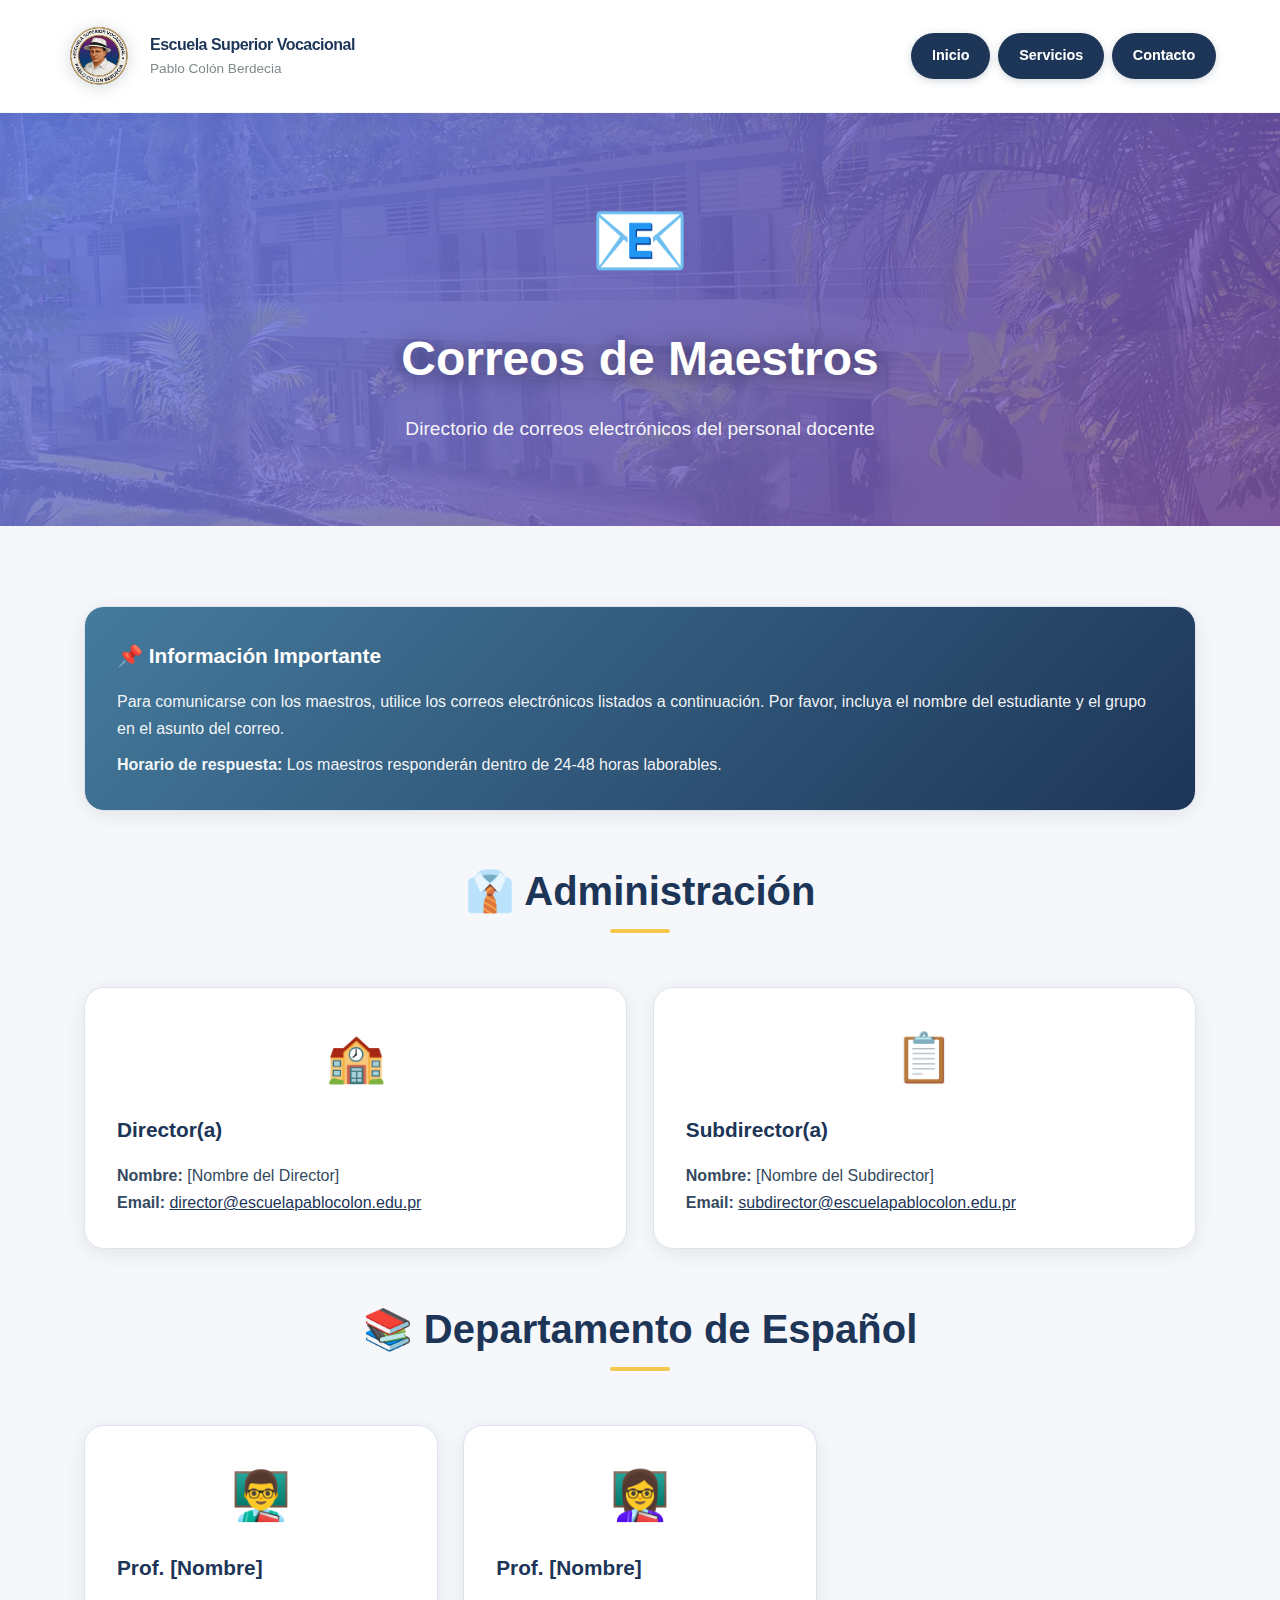
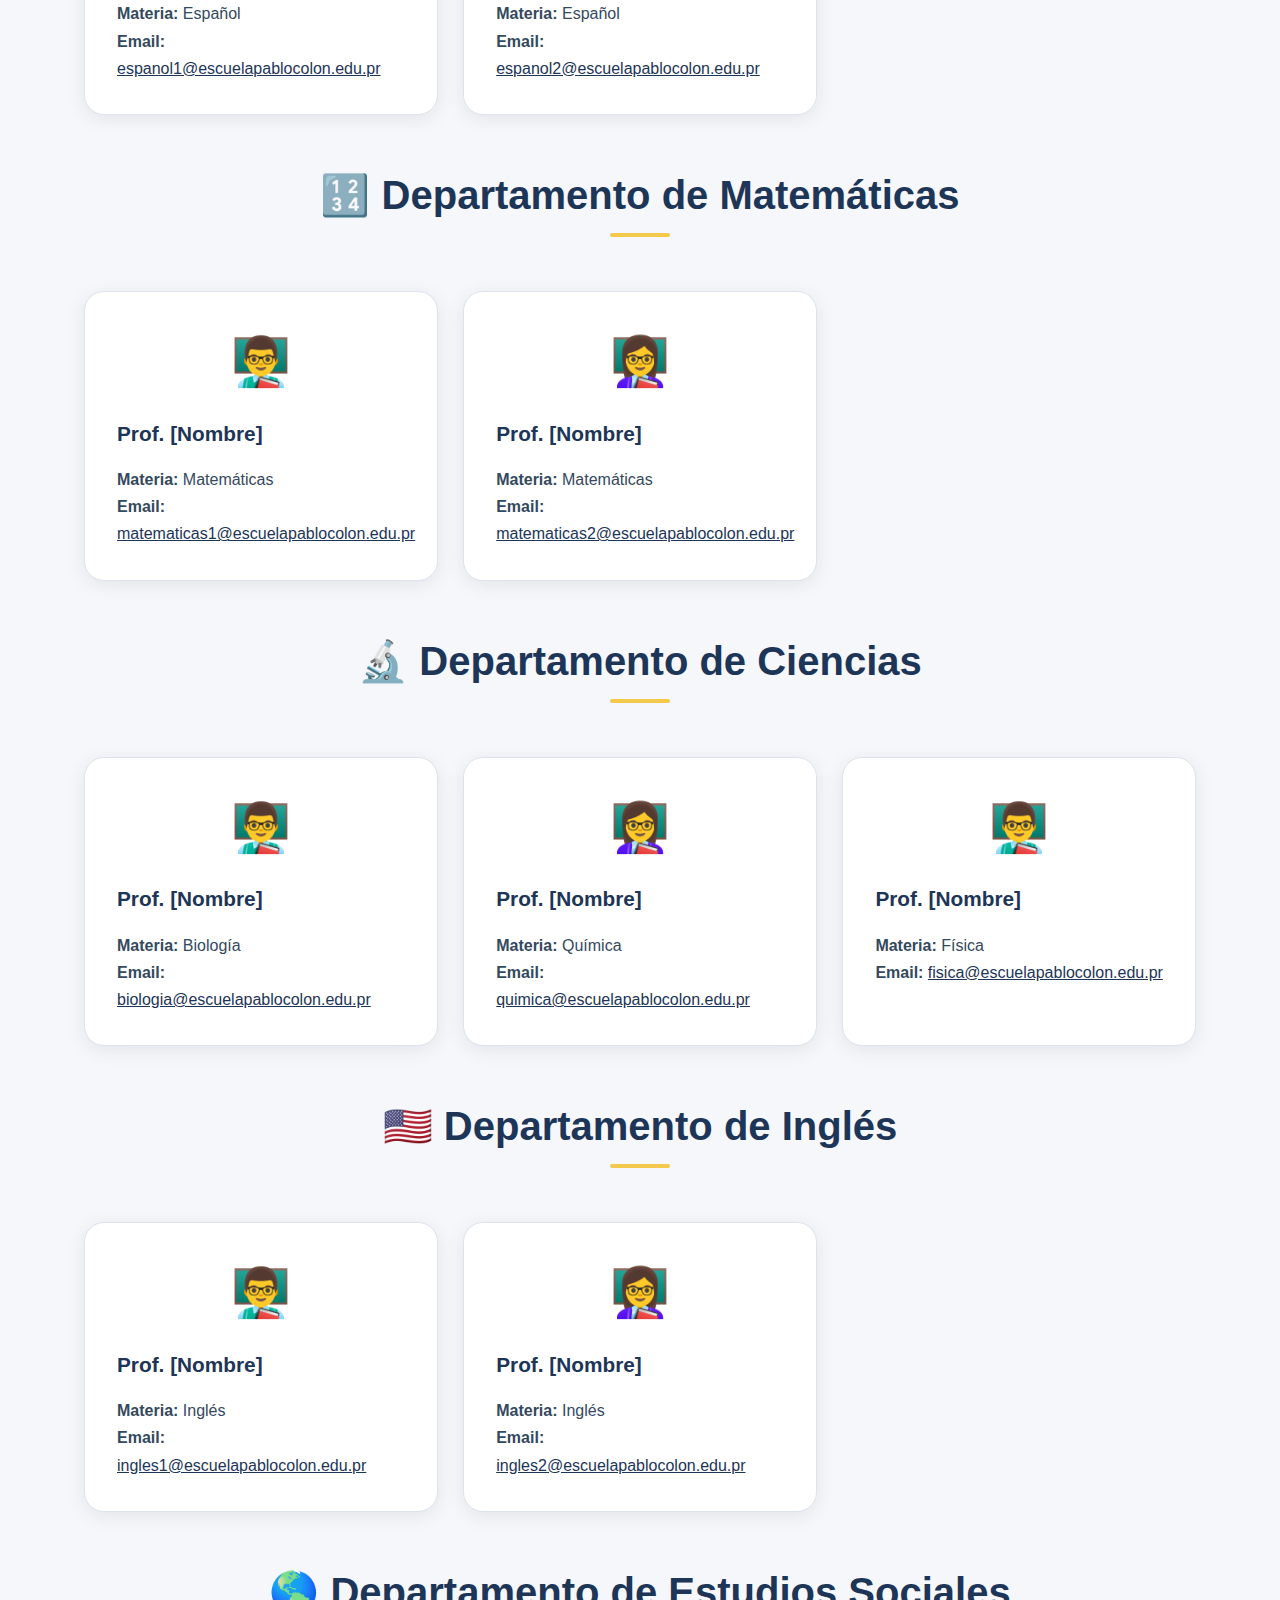
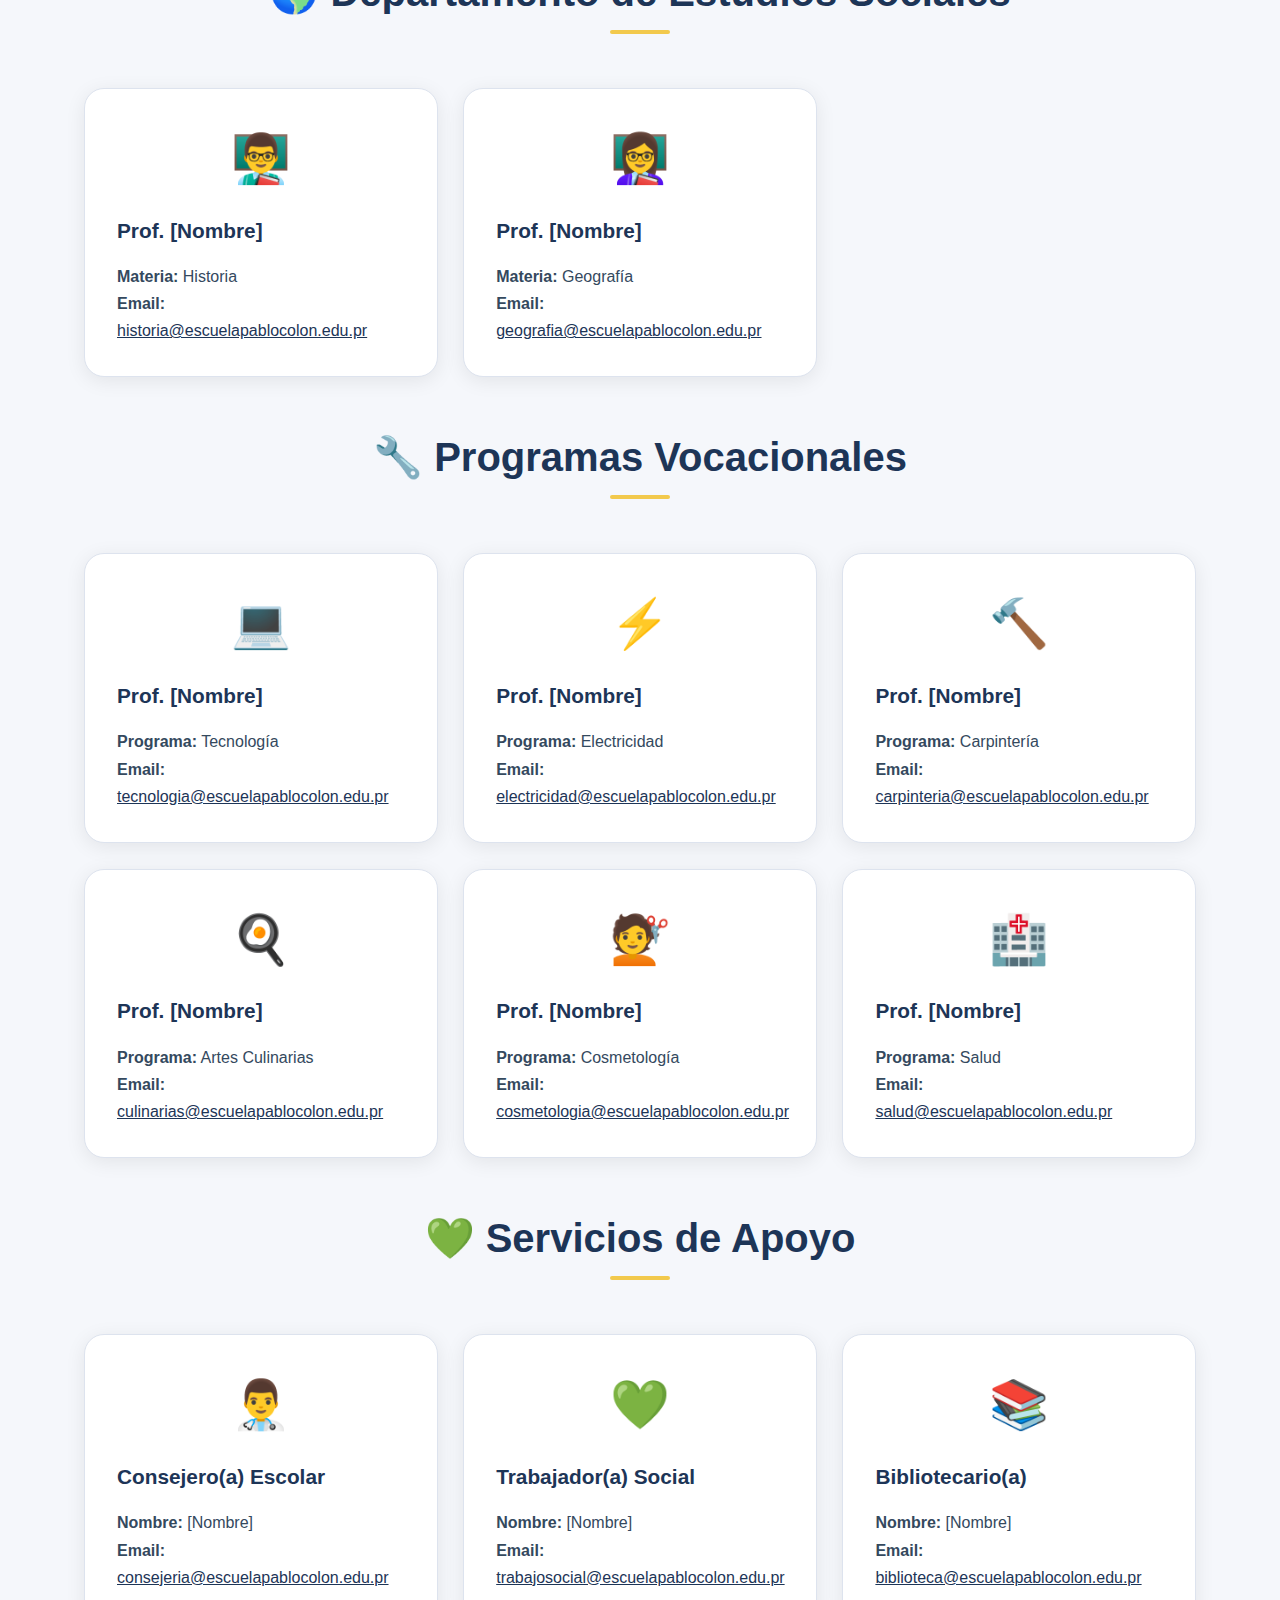
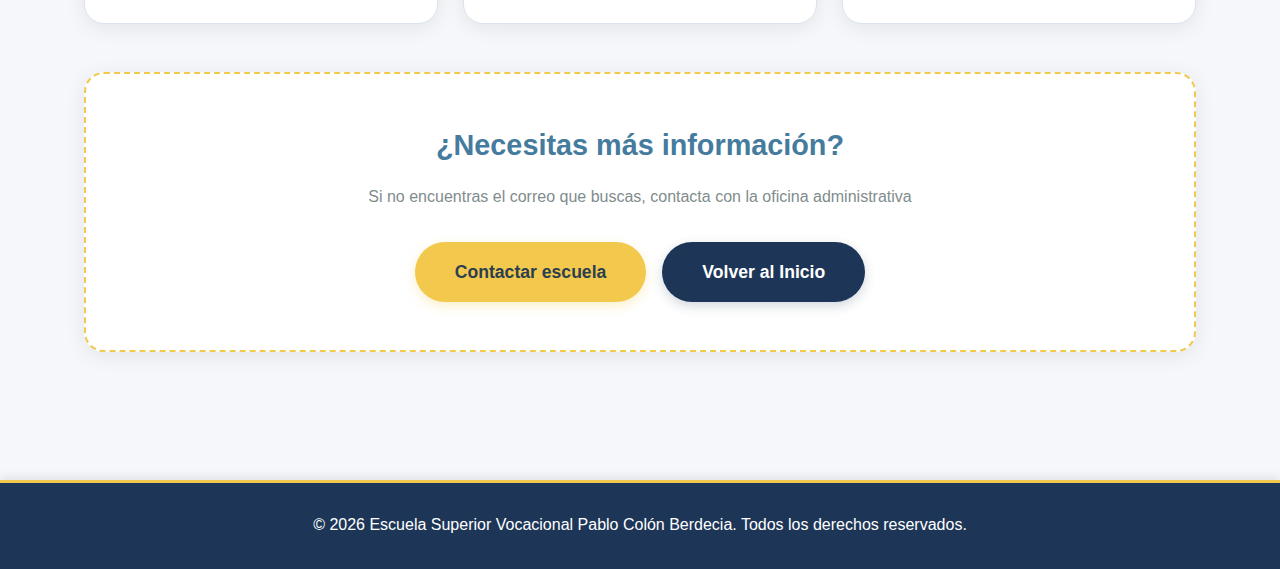
<file: correos-maestros.html>
<!DOCTYPE html>
<html lang="es">
<head>
  <meta charset="UTF-8">
  <meta name="viewport" content="width=device-width, initial-scale=1.0">
  <title>Correos de Maestros – Escuela Superior Vocacional Pablo Colón Berdecia</title>
  <link rel="stylesheet" href="styles.css">
</head>
<body>
  <header class="site-header">
    <div class="container header-inner">
      <div class="logo-area">
        <img src="LOGO6.png" alt="Logo Escuela" class="logo-image">
        <div class="logo-text">
          <span class="logo-title">Escuela Superior Vocacional</span>
          <span class="logo-subtitle">Pablo Colón Berdecia</span>
        </div>
      </div>
      <button class="menu-toggle" aria-label="Toggle menu">
        <span></span>
        <span></span>
        <span></span>
      </button>
      <nav class="main-nav">
        <ul>
          <li><a href="index.html#inicio">Inicio</a></li>
          <li><a href="index.html#servicios">Servicios</a></li>
          <li><a href="index.html#contacto">Contacto</a></li>
        </ul>
      </nav>
    </div>
  </header>

  <!-- Hero -->
  <section class="hero" style="min-height: 350px; padding: 4rem 0;">
    <div class="container">
      <div class="section-header" style="margin-bottom: 0;">
        <div style="font-size: 5rem; margin-bottom: 1rem;">📧</div>
        <h1 style="color: #ffffff; font-size: 3rem; text-shadow: 0 2px 20px rgba(0,0,0,0.5);">Correos de Maestros</h1>
        <p style="color: rgba(255,255,255,0.95); font-size: 1.2rem; max-width: 800px; margin: 1rem auto;">
          Directorio de correos electrónicos del personal docente
        </p>
      </div>
    </div>
  </section>

  <!-- Contenido principal -->
  <section class="section">
    <div class="container">
      <!-- Información importante -->
      <div class="card" style="margin-bottom: 3rem; background: linear-gradient(135deg, var(--primary-light), var(--primary)); color: white;">
        <h3 style="color: white; margin-bottom: 1rem;">📌 Información Importante</h3>
        <p style="color: rgba(255,255,255,0.95);">
          Para comunicarse con los maestros, utilice los correos electrónicos listados a continuación.
          Por favor, incluya el nombre del estudiante y el grupo en el asunto del correo.
        </p>
        <p style="color: rgba(255,255,255,0.95); margin-top: 0.5rem;">
          <strong>Horario de respuesta:</strong> Los maestros responderán dentro de 24-48 horas laborables.
        </p>
      </div>

      <!-- Administración -->
      <div class="section-header">
        <h2>👔 Administración</h2>
      </div>

      <div class="grid-2" style="margin-bottom: 3rem;">
        <article class="card">
          <div class="card-icon">🏫</div>
          <h3>Director(a)</h3>
          <p><strong>Nombre:</strong> [Nombre del Director]</p>
          <p><strong>Email:</strong> <a href="mailto:director@escuelapablocolon.edu.pr" style="color: var(--primary);">director@escuelapablocolon.edu.pr</a></p>
        </article>

        <article class="card">
          <div class="card-icon">📋</div>
          <h3>Subdirector(a)</h3>
          <p><strong>Nombre:</strong> [Nombre del Subdirector]</p>
          <p><strong>Email:</strong> <a href="mailto:subdirector@escuelapablocolon.edu.pr" style="color: var(--primary);">subdirector@escuelapablocolon.edu.pr</a></p>
        </article>
      </div>

      <!-- Departamento de Español -->
      <div class="section-header">
        <h2>📚 Departamento de Español</h2>
      </div>

      <div class="grid-3" style="margin-bottom: 3rem;">
        <article class="card">
          <div class="card-icon">👨‍🏫</div>
          <h3>Prof. [Nombre]</h3>
          <p><strong>Materia:</strong> Español</p>
          <p><strong>Email:</strong> <a href="mailto:espanol1@escuelapablocolon.edu.pr" style="color: var(--primary);">espanol1@escuelapablocolon.edu.pr</a></p>
        </article>

        <article class="card">
          <div class="card-icon">👩‍🏫</div>
          <h3>Prof. [Nombre]</h3>
          <p><strong>Materia:</strong> Español</p>
          <p><strong>Email:</strong> <a href="mailto:espanol2@escuelapablocolon.edu.pr" style="color: var(--primary);">espanol2@escuelapablocolon.edu.pr</a></p>
        </article>
      </div>

      <!-- Departamento de Matemáticas -->
      <div class="section-header">
        <h2>🔢 Departamento de Matemáticas</h2>
      </div>

      <div class="grid-3" style="margin-bottom: 3rem;">
        <article class="card">
          <div class="card-icon">👨‍🏫</div>
          <h3>Prof. [Nombre]</h3>
          <p><strong>Materia:</strong> Matemáticas</p>
          <p><strong>Email:</strong> <a href="mailto:matematicas1@escuelapablocolon.edu.pr" style="color: var(--primary);">matematicas1@escuelapablocolon.edu.pr</a></p>
        </article>

        <article class="card">
          <div class="card-icon">👩‍🏫</div>
          <h3>Prof. [Nombre]</h3>
          <p><strong>Materia:</strong> Matemáticas</p>
          <p><strong>Email:</strong> <a href="mailto:matematicas2@escuelapablocolon.edu.pr" style="color: var(--primary);">matematicas2@escuelapablocolon.edu.pr</a></p>
        </article>
      </div>

      <!-- Departamento de Ciencias -->
      <div class="section-header">
        <h2>🔬 Departamento de Ciencias</h2>
      </div>

      <div class="grid-3" style="margin-bottom: 3rem;">
        <article class="card">
          <div class="card-icon">👨‍🏫</div>
          <h3>Prof. [Nombre]</h3>
          <p><strong>Materia:</strong> Biología</p>
          <p><strong>Email:</strong> <a href="mailto:biologia@escuelapablocolon.edu.pr" style="color: var(--primary);">biologia@escuelapablocolon.edu.pr</a></p>
        </article>

        <article class="card">
          <div class="card-icon">👩‍🏫</div>
          <h3>Prof. [Nombre]</h3>
          <p><strong>Materia:</strong> Química</p>
          <p><strong>Email:</strong> <a href="mailto:quimica@escuelapablocolon.edu.pr" style="color: var(--primary);">quimica@escuelapablocolon.edu.pr</a></p>
        </article>

        <article class="card">
          <div class="card-icon">👨‍🏫</div>
          <h3>Prof. [Nombre]</h3>
          <p><strong>Materia:</strong> Física</p>
          <p><strong>Email:</strong> <a href="mailto:fisica@escuelapablocolon.edu.pr" style="color: var(--primary);">fisica@escuelapablocolon.edu.pr</a></p>
        </article>
      </div>

      <!-- Departamento de Inglés -->
      <div class="section-header">
        <h2>🇺🇸 Departamento de Inglés</h2>
      </div>

      <div class="grid-3" style="margin-bottom: 3rem;">
        <article class="card">
          <div class="card-icon">👨‍🏫</div>
          <h3>Prof. [Nombre]</h3>
          <p><strong>Materia:</strong> Inglés</p>
          <p><strong>Email:</strong> <a href="mailto:ingles1@escuelapablocolon.edu.pr" style="color: var(--primary);">ingles1@escuelapablocolon.edu.pr</a></p>
        </article>

        <article class="card">
          <div class="card-icon">👩‍🏫</div>
          <h3>Prof. [Nombre]</h3>
          <p><strong>Materia:</strong> Inglés</p>
          <p><strong>Email:</strong> <a href="mailto:ingles2@escuelapablocolon.edu.pr" style="color: var(--primary);">ingles2@escuelapablocolon.edu.pr</a></p>
        </article>
      </div>

      <!-- Departamento de Estudios Sociales -->
      <div class="section-header">
        <h2>🌎 Departamento de Estudios Sociales</h2>
      </div>

      <div class="grid-3" style="margin-bottom: 3rem;">
        <article class="card">
          <div class="card-icon">👨‍🏫</div>
          <h3>Prof. [Nombre]</h3>
          <p><strong>Materia:</strong> Historia</p>
          <p><strong>Email:</strong> <a href="mailto:historia@escuelapablocolon.edu.pr" style="color: var(--primary);">historia@escuelapablocolon.edu.pr</a></p>
        </article>

        <article class="card">
          <div class="card-icon">👩‍🏫</div>
          <h3>Prof. [Nombre]</h3>
          <p><strong>Materia:</strong> Geografía</p>
          <p><strong>Email:</strong> <a href="mailto:geografia@escuelapablocolon.edu.pr" style="color: var(--primary);">geografia@escuelapablocolon.edu.pr</a></p>
        </article>
      </div>

      <!-- Programas Vocacionales -->
      <div class="section-header">
        <h2>🔧 Programas Vocacionales</h2>
      </div>

      <div class="grid-3" style="margin-bottom: 3rem;">
        <article class="card">
          <div class="card-icon">💻</div>
          <h3>Prof. [Nombre]</h3>
          <p><strong>Programa:</strong> Tecnología</p>
          <p><strong>Email:</strong> <a href="mailto:tecnologia@escuelapablocolon.edu.pr" style="color: var(--primary);">tecnologia@escuelapablocolon.edu.pr</a></p>
        </article>

        <article class="card">
          <div class="card-icon">⚡</div>
          <h3>Prof. [Nombre]</h3>
          <p><strong>Programa:</strong> Electricidad</p>
          <p><strong>Email:</strong> <a href="mailto:electricidad@escuelapablocolon.edu.pr" style="color: var(--primary);">electricidad@escuelapablocolon.edu.pr</a></p>
        </article>

        <article class="card">
          <div class="card-icon">🔨</div>
          <h3>Prof. [Nombre]</h3>
          <p><strong>Programa:</strong> Carpintería</p>
          <p><strong>Email:</strong> <a href="mailto:carpinteria@escuelapablocolon.edu.pr" style="color: var(--primary);">carpinteria@escuelapablocolon.edu.pr</a></p>
        </article>

        <article class="card">
          <div class="card-icon">🍳</div>
          <h3>Prof. [Nombre]</h3>
          <p><strong>Programa:</strong> Artes Culinarias</p>
          <p><strong>Email:</strong> <a href="mailto:culinarias@escuelapablocolon.edu.pr" style="color: var(--primary);">culinarias@escuelapablocolon.edu.pr</a></p>
        </article>

        <article class="card">
          <div class="card-icon">💇</div>
          <h3>Prof. [Nombre]</h3>
          <p><strong>Programa:</strong> Cosmetología</p>
          <p><strong>Email:</strong> <a href="mailto:cosmetologia@escuelapablocolon.edu.pr" style="color: var(--primary);">cosmetologia@escuelapablocolon.edu.pr</a></p>
        </article>

        <article class="card">
          <div class="card-icon">🏥</div>
          <h3>Prof. [Nombre]</h3>
          <p><strong>Programa:</strong> Salud</p>
          <p><strong>Email:</strong> <a href="mailto:salud@escuelapablocolon.edu.pr" style="color: var(--primary);">salud@escuelapablocolon.edu.pr</a></p>
        </article>
      </div>

      <!-- Servicios de Apoyo -->
      <div class="section-header">
        <h2>💚 Servicios de Apoyo</h2>
      </div>

      <div class="grid-3" style="margin-bottom: 3rem;">
        <article class="card">
          <div class="card-icon">👨‍⚕️</div>
          <h3>Consejero(a) Escolar</h3>
          <p><strong>Nombre:</strong> [Nombre]</p>
          <p><strong>Email:</strong> <a href="mailto:consejeria@escuelapablocolon.edu.pr" style="color: var(--primary);">consejeria@escuelapablocolon.edu.pr</a></p>
        </article>

        <article class="card">
          <div class="card-icon">💚</div>
          <h3>Trabajador(a) Social</h3>
          <p><strong>Nombre:</strong> [Nombre]</p>
          <p><strong>Email:</strong> <a href="mailto:trabajosocial@escuelapablocolon.edu.pr" style="color: var(--primary);">trabajosocial@escuelapablocolon.edu.pr</a></p>
        </article>

        <article class="card">
          <div class="card-icon">📚</div>
          <h3>Bibliotecario(a)</h3>
          <p><strong>Nombre:</strong> [Nombre]</p>
          <p><strong>Email:</strong> <a href="mailto:biblioteca@escuelapablocolon.edu.pr" style="color: var(--primary);">biblioteca@escuelapablocolon.edu.pr</a></p>
        </article>
      </div>

      <!-- Llamado a la acción -->
      <div class="programs-cta" style="margin-top: 3rem;">
        <h3 style="font-size: 1.8rem; margin-bottom: 1rem; color: var(--primary-light);">¿Necesitas más información?</h3>
        <p style="margin-bottom: 2rem; color: var(--text-soft);">
          Si no encuentras el correo que buscas, contacta con la oficina administrativa
        </p>
        <div style="display: flex; gap: 1rem; justify-content: center; flex-wrap: wrap;">
          <a href="index.html#contacto" class="btn btn-primary">Contactar escuela</a>
          <a href="index.html" class="btn btn-secondary">Volver al Inicio</a>
        </div>
      </div>
    </div>
  </section>

  <!-- Footer -->
  <footer class="site-footer">
    <div class="container">
      <p>&copy; 2026 Escuela Superior Vocacional Pablo Colón Berdecia. Todos los derechos reservados.</p>
    </div>
  </footer>

  <script src="script.js"></script>
</body>
</html>
</file>
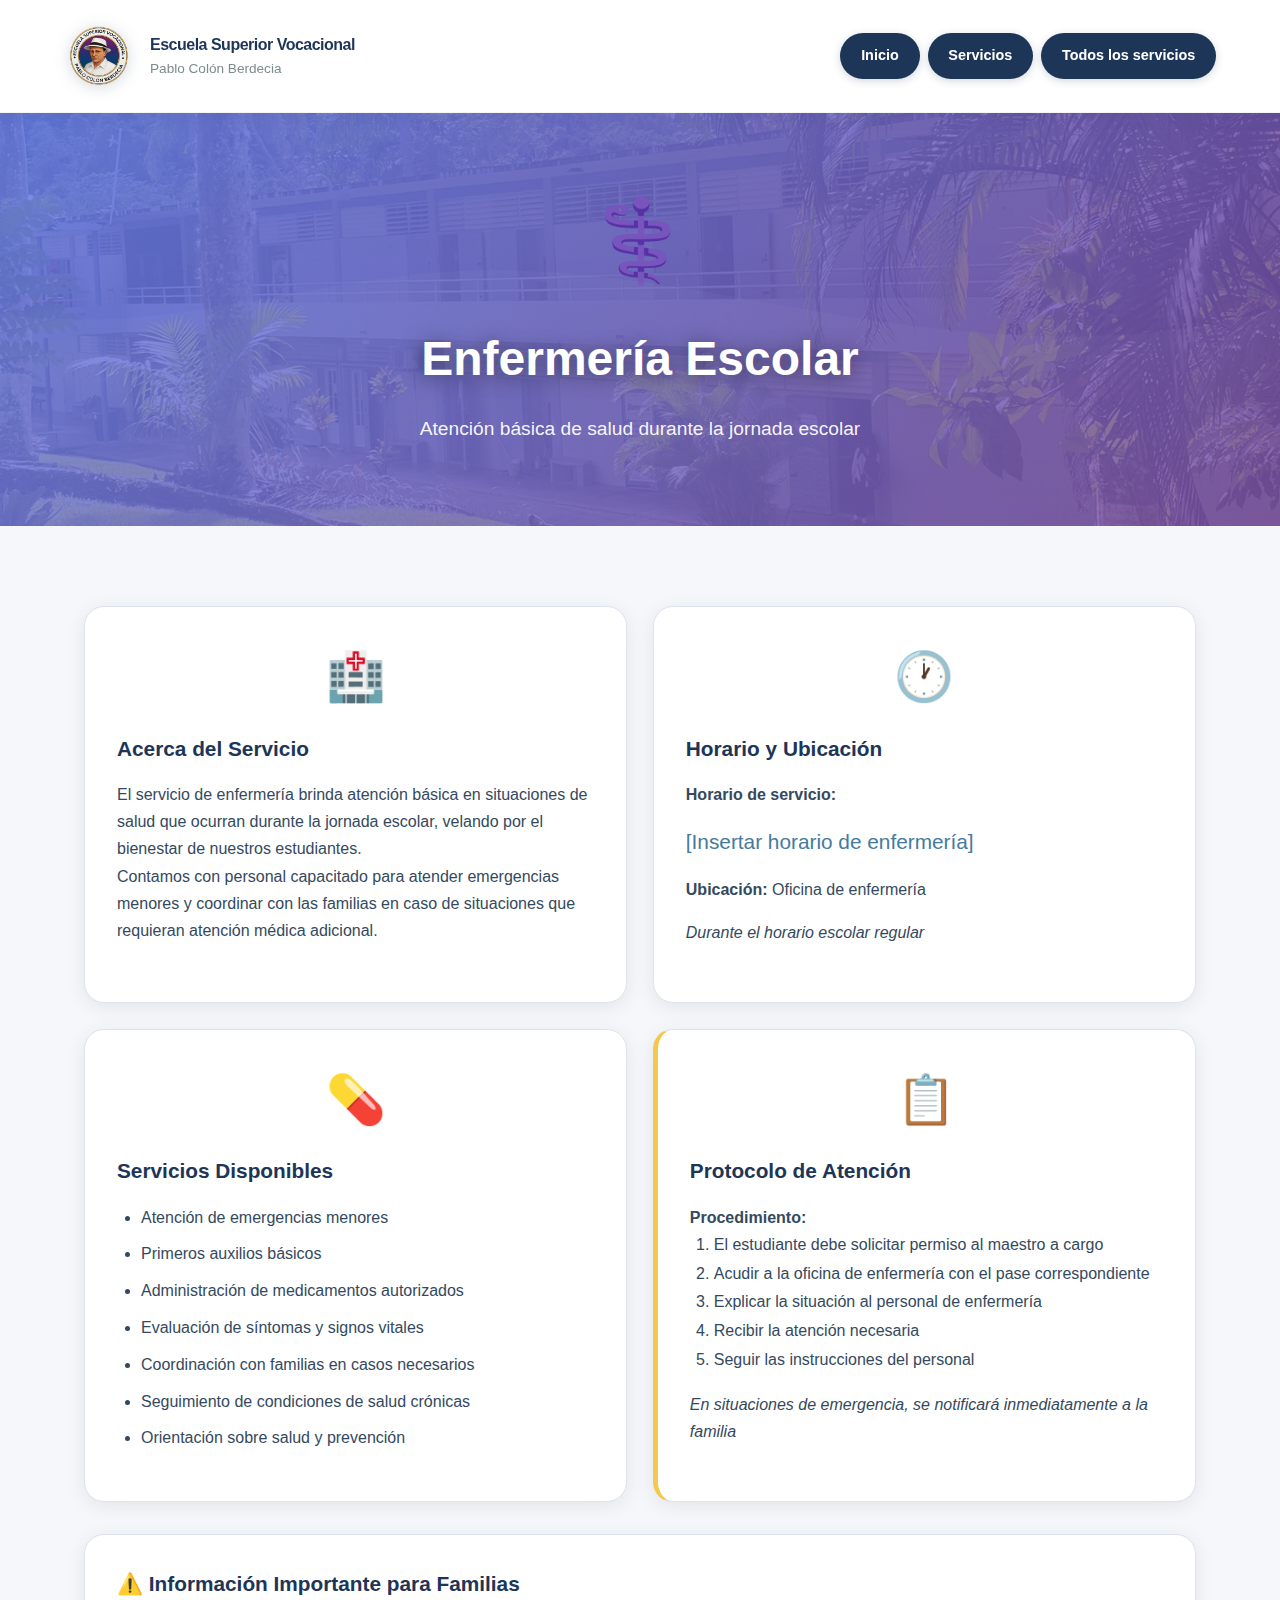
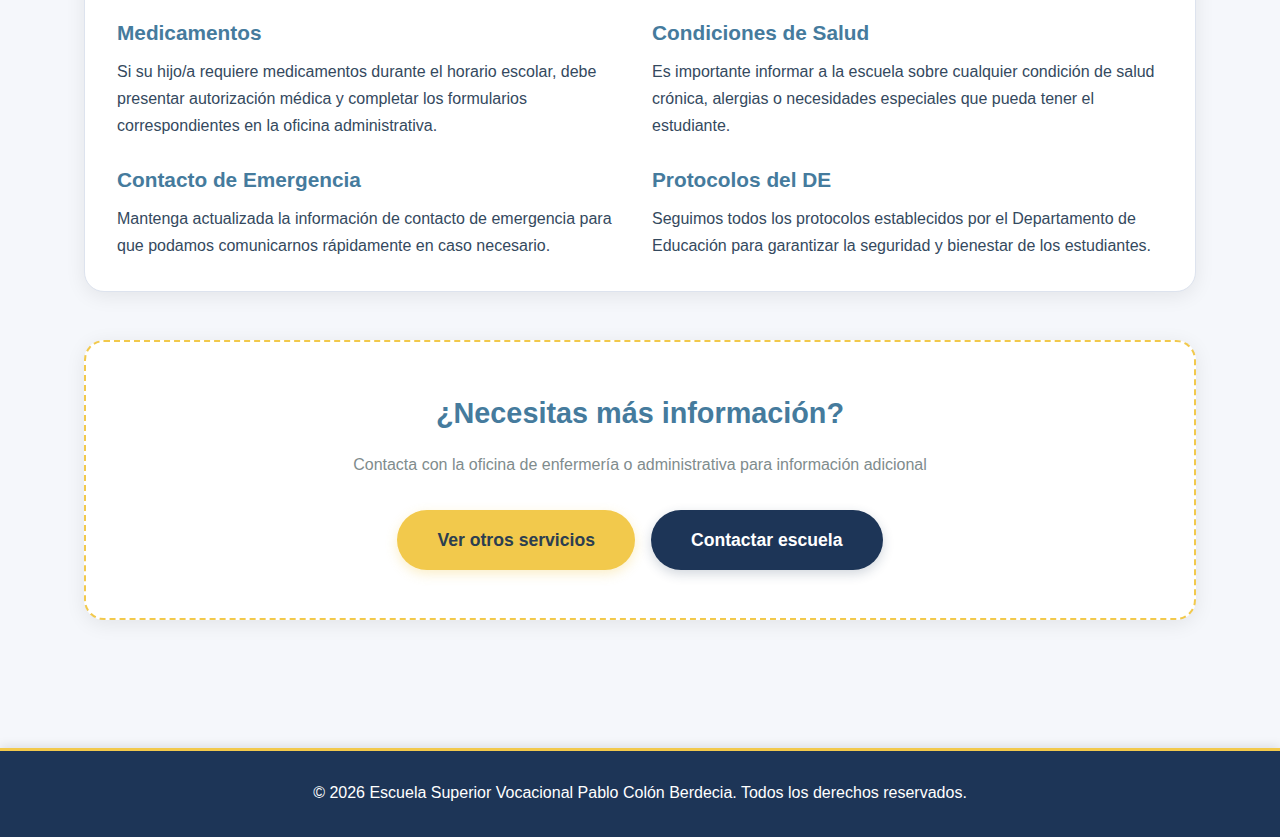
<file: enfermeria.html>
<!DOCTYPE html>
<html lang="es">
<head>
  <meta charset="UTF-8">
  <meta name="viewport" content="width=device-width, initial-scale=1.0">
  <title>Enfermería Escolar – Escuela Superior Vocacional Pablo Colón Berdecia</title>
  <link rel="stylesheet" href="styles.css">
</head>
<body>
  <header class="site-header">
    <div class="container header-inner">
      <div class="logo-area">
        <img src="LOGO6.png" alt="Logo Escuela" class="logo-image">
        <div class="logo-text">
          <span class="logo-title">Escuela Superior Vocacional</span>
          <span class="logo-subtitle">Pablo Colón Berdecia</span>
        </div>
      </div>
      <button class="menu-toggle" aria-label="Toggle menu">
        <span></span>
        <span></span>
        <span></span>
      </button>
      <nav class="main-nav">
        <ul>
          <li><a href="index.html#inicio">Inicio</a></li>
          <li><a href="index.html#servicios">Servicios</a></li>
          <li><a href="index2.html">Todos los servicios</a></li>
        </ul>
      </nav>
    </div>
  </header>

  <!-- Hero -->
  <section class="hero" style="min-height: 350px; padding: 4rem 0;">
    <div class="container">
      <div class="section-header" style="margin-bottom: 0;">
        <div style="font-size: 5rem; margin-bottom: 1rem;">⚕️</div>
        <h1 style="color: #ffffff; font-size: 3rem; text-shadow: 0 2px 20px rgba(0,0,0,0.5);">Enfermería Escolar</h1>
        <p style="color: rgba(255,255,255,0.95); font-size: 1.2rem; max-width: 800px; margin: 1rem auto;">
          Atención básica de salud durante la jornada escolar
        </p>
      </div>
    </div>
  </section>

  <!-- Contenido principal -->
  <section class="section">
    <div class="container">
      <div class="grid-2">
        <!-- Información general -->
        <article class="card">
          <div class="card-icon">🏥</div>
          <h3>Acerca del Servicio</h3>
          <p>
            El servicio de enfermería brinda atención básica en situaciones de salud que
            ocurran durante la jornada escolar, velando por el bienestar de nuestros estudiantes.
          </p>
          <p>
            Contamos con personal capacitado para atender emergencias menores y coordinar
            con las familias en caso de situaciones que requieran atención médica adicional.
          </p>
        </article>

        <!-- Horario y ubicación -->
        <article class="card">
          <div class="card-icon">🕐</div>
          <h3>Horario y Ubicación</h3>
          <p><strong>Horario de servicio:</strong></p>
          <p style="font-size: 1.3rem; color: var(--primary-light); margin: 1rem 0;">[Insertar horario de enfermería]</p>
          <p><strong>Ubicación:</strong> Oficina de enfermería</p>
          <p class="note">
            Durante el horario escolar regular
          </p>
        </article>

        <!-- Servicios disponibles -->
        <article class="card">
          <div class="card-icon">💊</div>
          <h3>Servicios Disponibles</h3>
          <ul>
            <li>Atención de emergencias menores</li>
            <li>Primeros auxilios básicos</li>
            <li>Administración de medicamentos autorizados</li>
            <li>Evaluación de síntomas y signos vitales</li>
            <li>Coordinación con familias en casos necesarios</li>
            <li>Seguimiento de condiciones de salud crónicas</li>
            <li>Orientación sobre salud y prevención</li>
          </ul>
        </article>

        <!-- Protocolo de uso -->
        <article class="card accent-left">
          <div class="card-icon">📋</div>
          <h3>Protocolo de Atención</h3>
          <p><strong>Procedimiento:</strong></p>
          <ol style="padding-left: 1.5rem; line-height: 1.8;">
            <li>El estudiante debe solicitar permiso al maestro a cargo</li>
            <li>Acudir a la oficina de enfermería con el pase correspondiente</li>
            <li>Explicar la situación al personal de enfermería</li>
            <li>Recibir la atención necesaria</li>
            <li>Seguir las instrucciones del personal</li>
          </ol>
          <p class="note" style="margin-top: 1rem;">
            En situaciones de emergencia, se notificará inmediatamente a la familia
          </p>
        </article>
      </div>

      <!-- Información importante -->
      <div class="card" style="margin-top: 2rem;">
        <h3>⚠️ Información Importante para Familias</h3>
        <div class="grid-2" style="gap: 1.5rem; margin-top: 1rem;">
          <div>
            <h4 style="color: var(--primary-light); margin-bottom: 0.5rem;">Medicamentos</h4>
            <p>
              Si su hijo/a requiere medicamentos durante el horario escolar, debe presentar
              autorización médica y completar los formularios correspondientes en la oficina
              administrativa.
            </p>
          </div>
          <div>
            <h4 style="color: var(--primary-light); margin-bottom: 0.5rem;">Condiciones de Salud</h4>
            <p>
              Es importante informar a la escuela sobre cualquier condición de salud crónica,
              alergias o necesidades especiales que pueda tener el estudiante.
            </p>
          </div>
          <div>
            <h4 style="color: var(--primary-light); margin-bottom: 0.5rem;">Contacto de Emergencia</h4>
            <p>
              Mantenga actualizada la información de contacto de emergencia para que podamos
              comunicarnos rápidamente en caso necesario.
            </p>
          </div>
          <div>
            <h4 style="color: var(--primary-light); margin-bottom: 0.5rem;">Protocolos del DE</h4>
            <p>
              Seguimos todos los protocolos establecidos por el Departamento de Educación
              para garantizar la seguridad y bienestar de los estudiantes.
            </p>
          </div>
        </div>
      </div>

      <!-- Llamado a la acción -->
      <div class="programs-cta" style="margin-top: 3rem;">
        <h3 style="font-size: 1.8rem; margin-bottom: 1rem; color: var(--primary-light);">¿Necesitas más información?</h3>
        <p style="margin-bottom: 2rem; color: var(--text-soft);">
          Contacta con la oficina de enfermería o administrativa para información adicional
        </p>
        <div style="display: flex; gap: 1rem; justify-content: center; flex-wrap: wrap;">
          <a href="todos-los-servicios.html" class="btn btn-primary">Ver otros servicios</a>
          <a href="index.html#contacto" class="btn btn-secondary">Contactar escuela</a>
        </div>
      </div>
    </div>
  </section>

  <!-- Footer -->
  <footer class="site-footer">
    <div class="container">
      <p>&copy; 2026 Escuela Superior Vocacional Pablo Colón Berdecia. Todos los derechos reservados.</p>
    </div>
  </footer>

  <script src="script.js"></script>
</body>
</html>
</file>
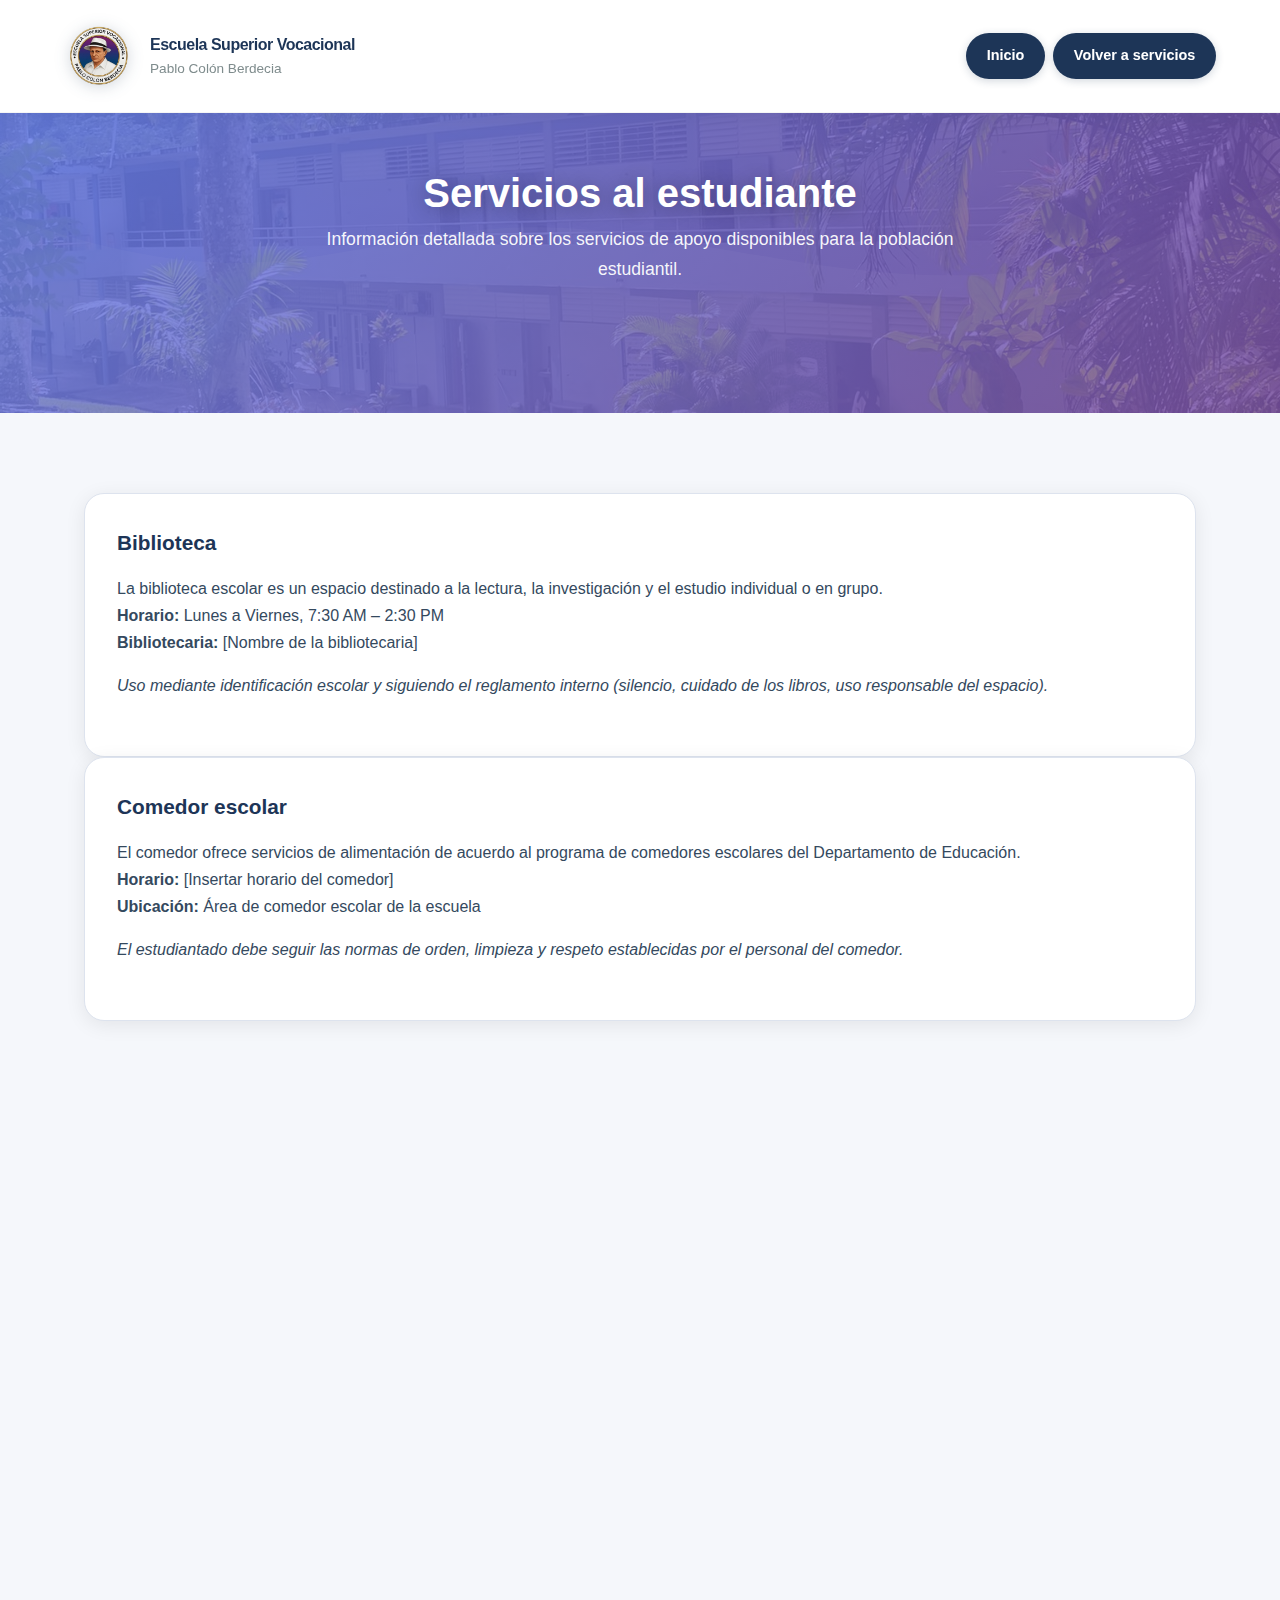
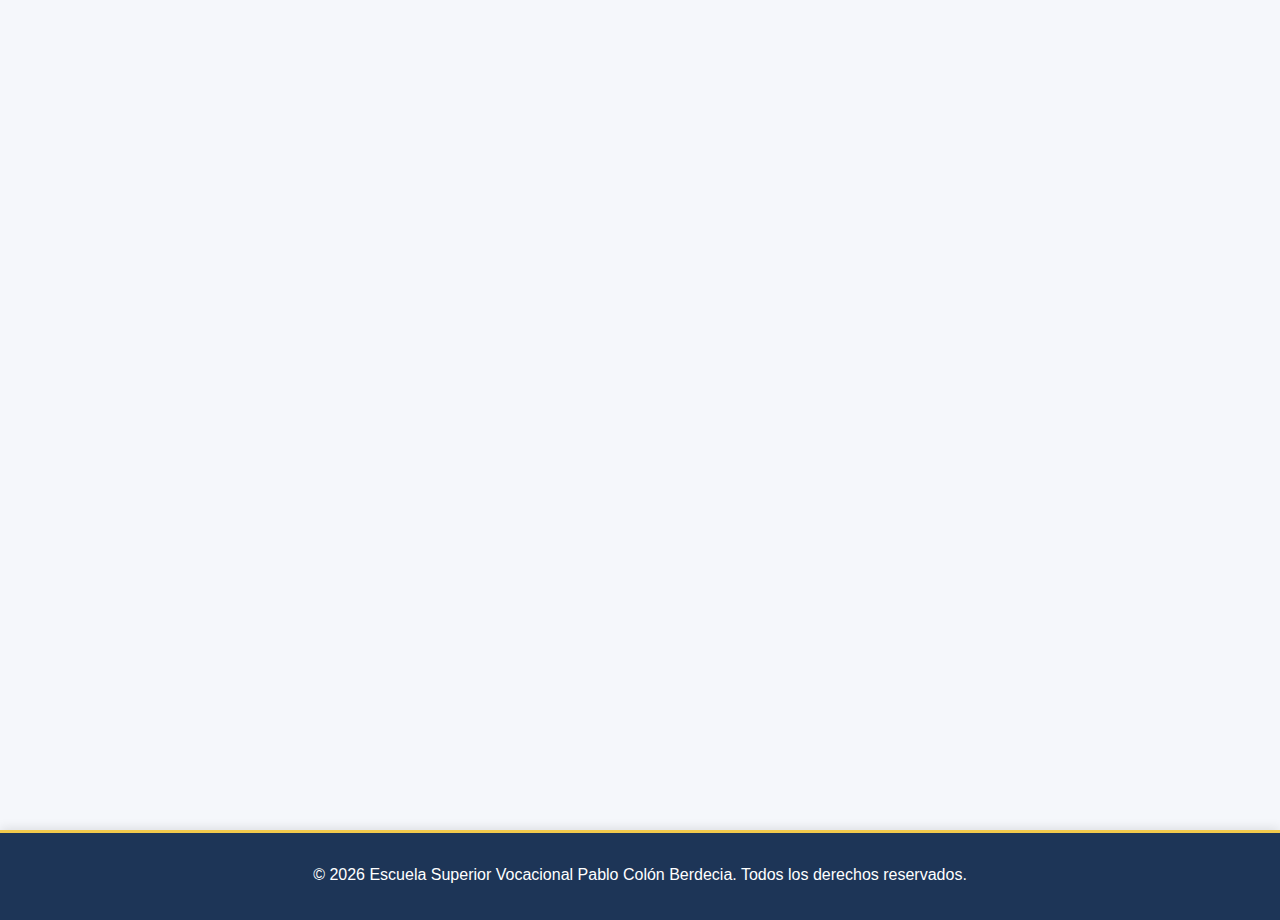
<file: index2.html>
<!DOCTYPE html>
<html lang="es">
<head>
  <meta charset="UTF-8">
  <meta name="viewport" content="width=device-width, initial-scale=1.0">
  <title>Servicios al estudiante – Escuela Superior Vocacional Pablo Colón Berdecia</title>
  <link rel="stylesheet" href="styles.css">
</head>
<body>
  <header class="site-header">
    <div class="container header-inner">
      <div class="logo-area">
        <img src="LOGO6.png" alt="Logo Escuela" class="logo-image">
        <div class="logo-text">
          <span class="logo-title">Escuela Superior Vocacional</span>
          <span class="logo-subtitle">Pablo Colón Berdecia</span>
        </div>
      </div>
      <button class="menu-toggle" aria-label="Toggle menu">
        <span></span>
        <span></span>
        <span></span>
      </button>
      <nav class="main-nav">
        <ul>
          <li><a href="index.html#inicio">Inicio</a></li>
          <li><a href="index.html#servicios">Volver a servicios</a></li>
        </ul>
      </nav>
    </div>
  </header>

  <!-- Hero pequeño para página interna -->
  <section class="hero" style="min-height: 300px; padding: 3rem 0;">
    <div class="container">
      <div class="section-header" style="margin-bottom: 0;">
        <h1 style="color: #ffffff; font-size: 2.5rem; text-shadow: 0 2px 20px rgba(0,0,0,0.3);">Servicios al estudiante</h1>
        <p style="color: rgba(255,255,255,0.95); font-size: 1.1rem;">
          Información detallada sobre los servicios de apoyo disponibles para la población estudiantil.
        </p>
      </div>
    </div>
  </section>

  <section class="section">
    <div class="container">

      <!-- Biblioteca -->
      <article id="biblioteca" class="card">
        <h3>Biblioteca</h3>
        <p>
          La biblioteca escolar es un espacio destinado a la lectura, la investigación
          y el estudio individual o en grupo.
        </p>
        <p><strong>Horario:</strong> Lunes a Viernes, 7:30 AM – 2:30 PM</p>
        <p><strong>Bibliotecaria:</strong> [Nombre de la bibliotecaria]</p>
        <p class="note">
          Uso mediante identificación escolar y siguiendo el reglamento interno
          (silencio, cuidado de los libros, uso responsable del espacio).
        </p>
      </article>

      <!-- Comedor -->
      <article id="comedor" class="card">
        <h3>Comedor escolar</h3>
        <p>
          El comedor ofrece servicios de alimentación de acuerdo al programa de comedores
          escolares del Departamento de Educación.
        </p>
        <p><strong>Horario:</strong> [Insertar horario del comedor]</p>
        <p><strong>Ubicación:</strong> Área de comedor escolar de la escuela</p>
        <p class="note">
          El estudiantado debe seguir las normas de orden, limpieza y respeto establecidas
          por el personal del comedor.
        </p>
      </article>

      <!-- Transportación -->
      <article id="transportacion" class="card">
        <h3>Transportación</h3>
        <p>
          La escuela cuenta con rutas escolares asignadas por el sistema de transportación
          del Departamento de Educación, según zona y disponibilidad.
        </p>
        <p><strong>Proceso de solicitud:</strong></p>
        <ul>
          <li>Completar los documentos requeridos en la oficina de administración.</li>
          <li>Verificar elegibilidad según la dirección residencial.</li>
          <li>Confirmar ruta y horario asignado.</li>
        </ul>
        <p class="note">
          La disponibilidad de transportación puede variar. Toda información oficial se
          comunica mediante cartas y circulares escolares.
        </p>
      </article>

      <!-- Enfermería -->
      <article id="enfermeria" class="card">
        <h3>Enfermería</h3>
        <p>
          El servicio de enfermería brinda atención básica en situaciones de salud que
          ocurran durante la jornada escolar.
        </p>
        <p><strong>Horario:</strong> [Insertar horario de enfermería]</p>
        <p><strong>Ubicación:</strong> Oficina de enfermería</p>
        <p class="note">
          El estudiantado debe acudir con permiso del maestro a cargo. En situaciones
          que lo ameriten, se notificará a la familia y se seguirán los protocolos del
          Departamento de Educación.
        </p>
      </article>

      <!-- Laboratorio de computadoras -->
      <article id="labcompu" class="card">
        <h3>Laboratorio de computadoras</h3>
        <p>
          El laboratorio de computadoras facilita el acceso a equipos y plataformas
          digitales para tareas, proyectos y actividades académicas.
        </p>
        <p><strong>Uso:</strong></p>
        <ul>
          <li>Por horario asignado a grupos y clases.</li>
          <li>Bajo supervisión de docentes o personal autorizado.</li>
          <li>Cumpliendo con las normas de uso responsable de tecnología.</li>
        </ul>
        <p class="note">
          Está prohibido instalar programas sin autorización, visitar páginas no
          relacionadas con el trabajo escolar o dañar el equipo.
        </p>
      </article>

      <!-- Otros apoyos -->
      <article id="otros" class="card">
        <h3>Otros apoyos y actividades</h3>
        <p>
          La escuela puede ofrecer diferentes espacios adicionales que fortalecen la
          experiencia educativa:
        </p>
        <ul>
          <li>Clubes académicos, deportivos, artísticos y tecnológicos.</li>
          <li>Actividades extracurriculares en horario escolar o extendido.</li>
          <li>Proyectos especiales y ferias educativas.</li>
        </ul>
        <p class="note">
          La oferta puede variar por semestre. Las actividades se comunican mediante
          cartas, circulares, tablones de anuncio y redes oficiales.
        </p>
      </article>
    </div>
  </section>

  <footer class="site-footer">
    <div class="container">
      <p>&copy; 2026 Escuela Superior Vocacional Pablo Colón Berdecia. Todos los derechos reservados.</p>
    </div>
  </footer>

  <script>
    // Menu hamburguesa
    const menuToggle = document.querySelector('.menu-toggle');
    const mainNav = document.querySelector('.main-nav');
    const navLinks = document.querySelectorAll('.main-nav a');

    menuToggle.addEventListener('click', () => {
      menuToggle.classList.toggle('active');
      mainNav.classList.toggle('active');
    });

    // Cerrar menú al hacer click en un enlace
    navLinks.forEach(link => {
      link.addEventListener('click', () => {
        menuToggle.classList.remove('active');
        mainNav.classList.remove('active');
      });
    });

    // Cerrar menú al hacer click fuera
    document.addEventListener('click', (e) => {
      if (!mainNav.contains(e.target) && !menuToggle.contains(e.target)) {
        menuToggle.classList.remove('active');
        mainNav.classList.remove('active');
      }
    });

    // Header scroll effect
    const header = document.querySelector('.site-header');
    window.addEventListener('scroll', () => {
      if (window.pageYOffset > 50) {
        header.classList.add('scrolled');
      } else {
        header.classList.remove('scrolled');
      }
    });

    // Animación de elementos al hacer scroll
    const observerOptions = {
      threshold: 0.1,
      rootMargin: '0px 0px -50px 0px'
    };

    const observer = new IntersectionObserver((entries) => {
      entries.forEach(entry => {
        if (entry.isIntersecting) {
          entry.target.style.opacity = '1';
          entry.target.style.transform = 'translateY(0)';
        }
      });
    }, observerOptions);

    // Observar tarjetas
    document.querySelectorAll('.card').forEach(el => {
      el.style.opacity = '0';
      el.style.transform = 'translateY(30px)';
      el.style.transition = 'opacity 0.6s ease, transform 0.6s ease';
      observer.observe(el);
    });
  </script>
</body>
</html>
</file>
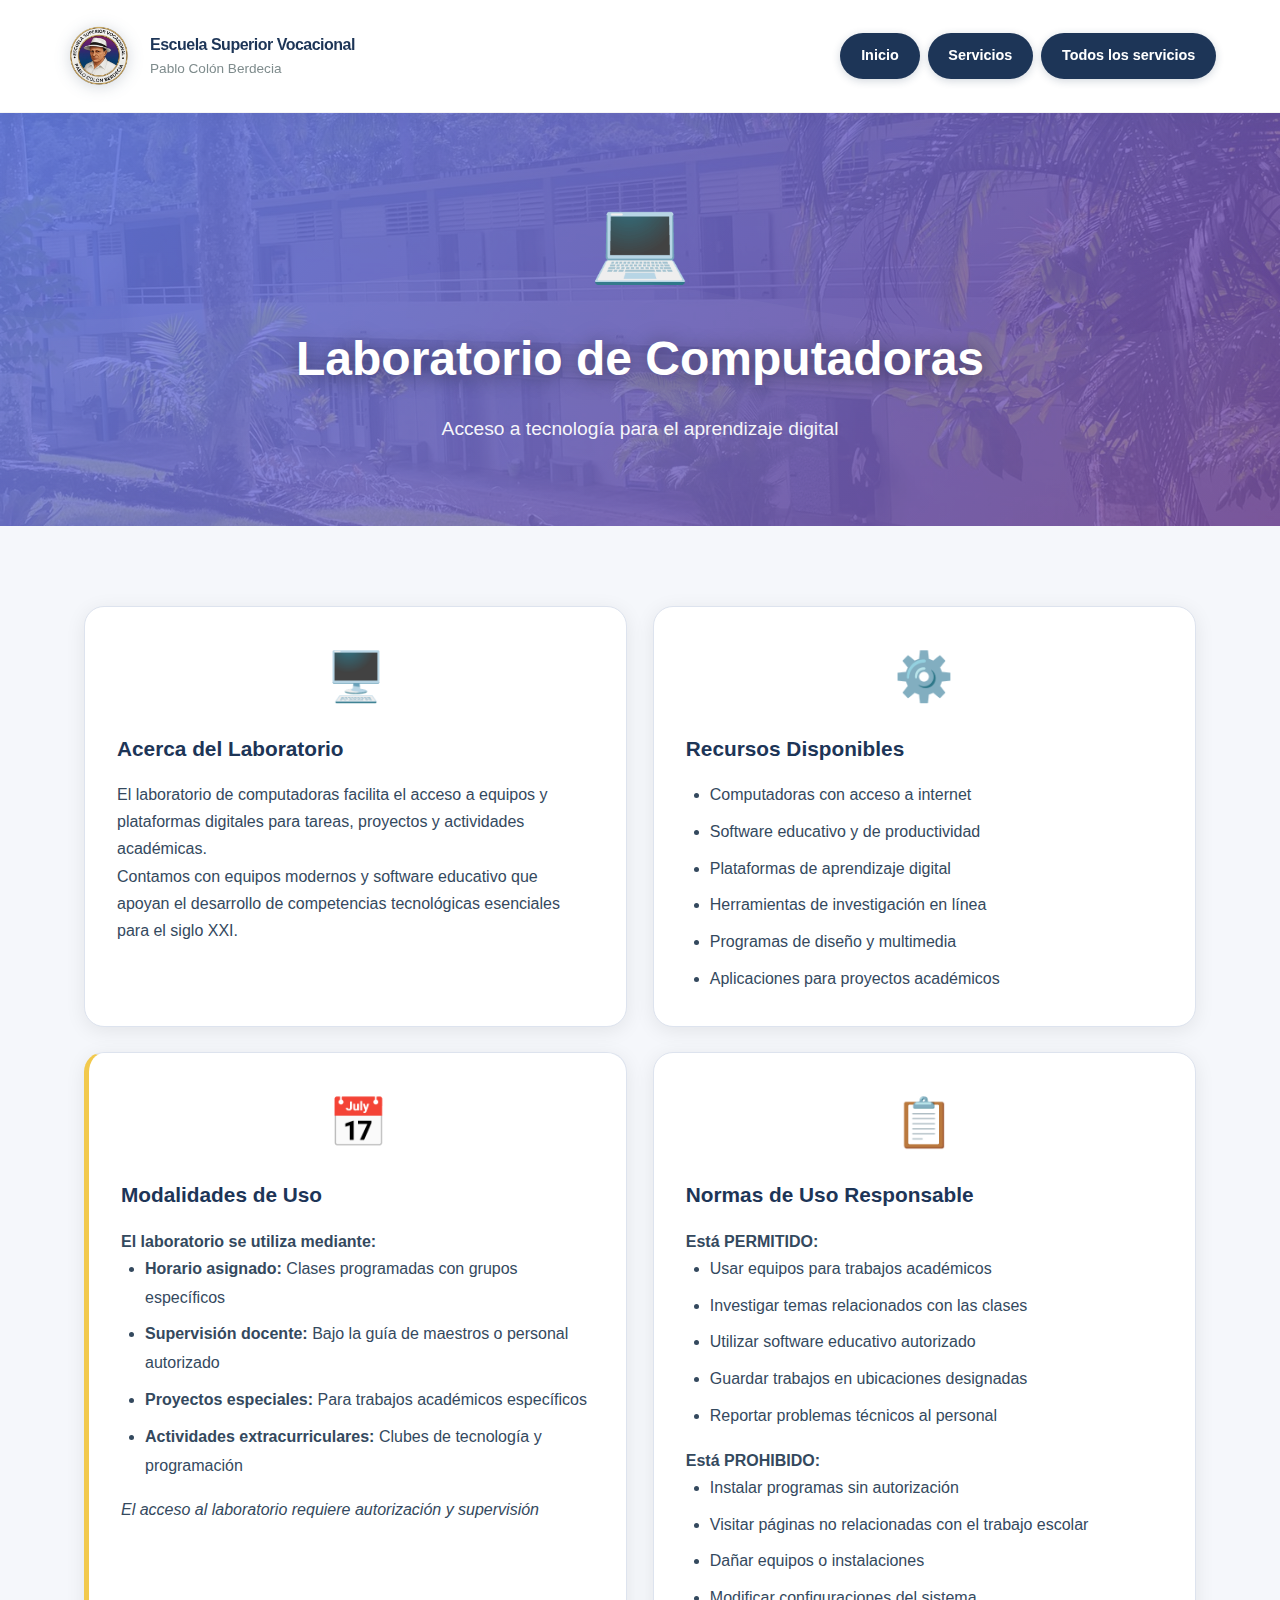
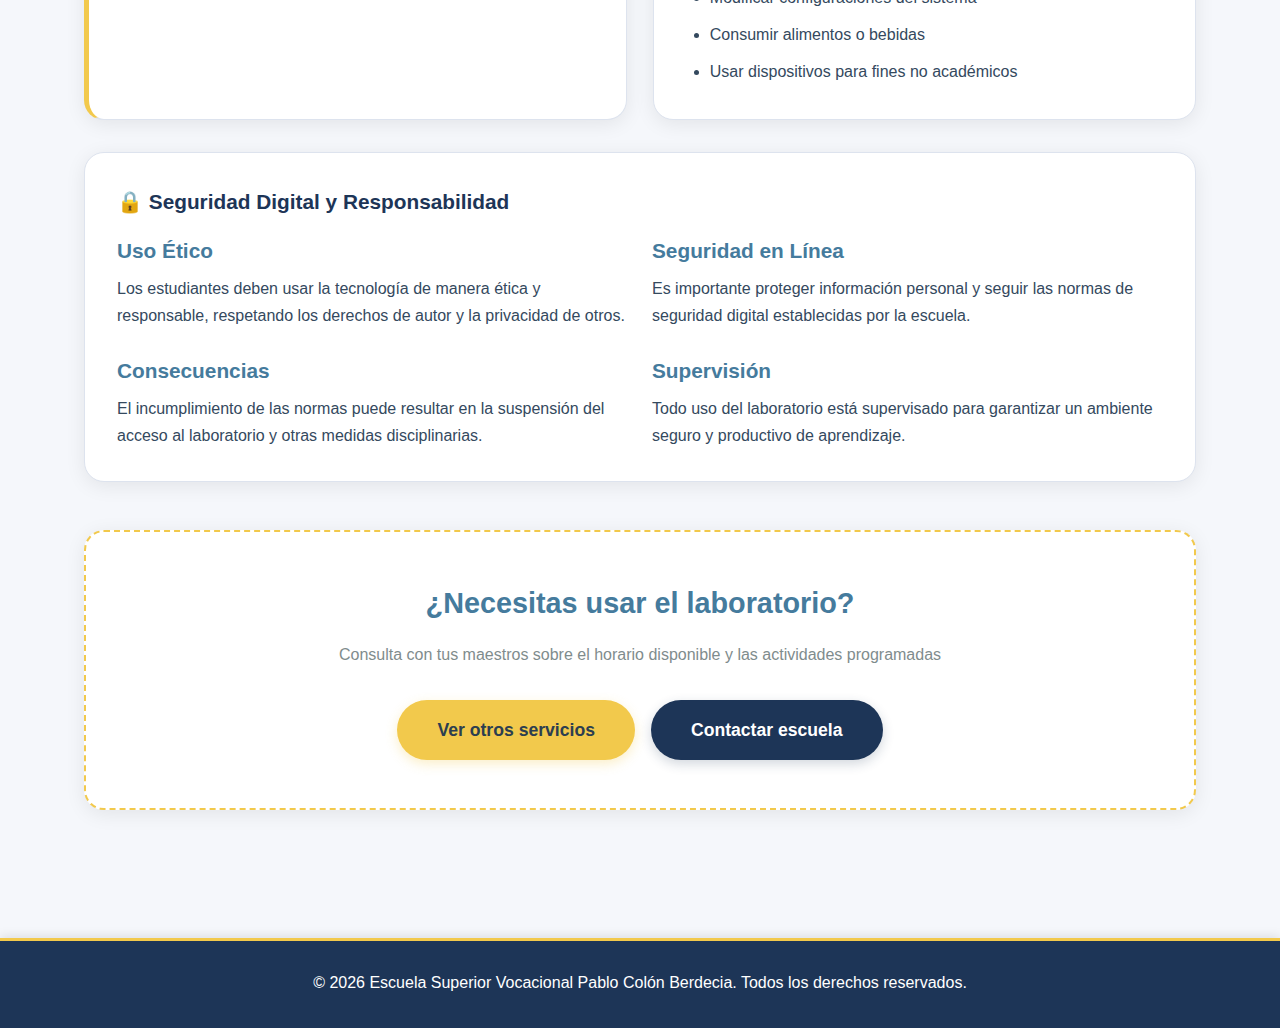
<file: laboratorio.html>
<!DOCTYPE html>
<html lang="es">
<head>
  <meta charset="UTF-8">
  <meta name="viewport" content="width=device-width, initial-scale=1.0">
  <title>Laboratorio de Computadoras – Escuela Superior Vocacional Pablo Colón Berdecia</title>
  <link rel="stylesheet" href="styles.css">
</head>
<body>
  <header class="site-header">
    <div class="container header-inner">
      <div class="logo-area">
        <img src="LOGO6.png" alt="Logo Escuela" class="logo-image">
        <div class="logo-text">
          <span class="logo-title">Escuela Superior Vocacional</span>
          <span class="logo-subtitle">Pablo Colón Berdecia</span>
        </div>
      </div>
      <button class="menu-toggle" aria-label="Toggle menu">
        <span></span>
        <span></span>
        <span></span>
      </button>
      <nav class="main-nav">
        <ul>
          <li><a href="index.html#inicio">Inicio</a></li>
          <li><a href="index.html#servicios">Servicios</a></li>
          <li><a href="index2.html">Todos los servicios</a></li>
        </ul>
      </nav>
    </div>
  </header>

  <!-- Hero -->
  <section class="hero" style="min-height: 350px; padding: 4rem 0;">
    <div class="container">
      <div class="section-header" style="margin-bottom: 0;">
        <div style="font-size: 5rem; margin-bottom: 1rem;">💻</div>
        <h1 style="color: #ffffff; font-size: 3rem; text-shadow: 0 2px 20px rgba(0,0,0,0.5);">Laboratorio de Computadoras</h1>
        <p style="color: rgba(255,255,255,0.95); font-size: 1.2rem; max-width: 800px; margin: 1rem auto;">
          Acceso a tecnología para el aprendizaje digital
        </p>
      </div>
    </div>
  </section>

  <!-- Contenido principal -->
  <section class="section">
    <div class="container">
      <div class="grid-2">
        <!-- Información general -->
        <article class="card">
          <div class="card-icon">🖥️</div>
          <h3>Acerca del Laboratorio</h3>
          <p>
            El laboratorio de computadoras facilita el acceso a equipos y plataformas
            digitales para tareas, proyectos y actividades académicas.
          </p>
          <p>
            Contamos con equipos modernos y software educativo que apoyan el desarrollo
            de competencias tecnológicas esenciales para el siglo XXI.
          </p>
        </article>

        <!-- Recursos disponibles -->
        <article class="card">
          <div class="card-icon">⚙️</div>
          <h3>Recursos Disponibles</h3>
          <ul>
            <li>Computadoras con acceso a internet</li>
            <li>Software educativo y de productividad</li>
            <li>Plataformas de aprendizaje digital</li>
            <li>Herramientas de investigación en línea</li>
            <li>Programas de diseño y multimedia</li>
            <li>Aplicaciones para proyectos académicos</li>
          </ul>
        </article>

        <!-- Modalidades de uso -->
        <article class="card accent-left">
          <div class="card-icon">📅</div>
          <h3>Modalidades de Uso</h3>
          <p><strong>El laboratorio se utiliza mediante:</strong></p>
          <ul>
            <li><strong>Horario asignado:</strong> Clases programadas con grupos específicos</li>
            <li><strong>Supervisión docente:</strong> Bajo la guía de maestros o personal autorizado</li>
            <li><strong>Proyectos especiales:</strong> Para trabajos académicos específicos</li>
            <li><strong>Actividades extracurriculares:</strong> Clubes de tecnología y programación</li>
          </ul>
          <p class="note" style="margin-top: 1rem;">
            El acceso al laboratorio requiere autorización y supervisión
          </p>
        </article>

        <!-- Normas de uso -->
        <article class="card">
          <div class="card-icon">📋</div>
          <h3>Normas de Uso Responsable</h3>
          <p><strong>Está PERMITIDO:</strong></p>
          <ul>
            <li>Usar equipos para trabajos académicos</li>
            <li>Investigar temas relacionados con las clases</li>
            <li>Utilizar software educativo autorizado</li>
            <li>Guardar trabajos en ubicaciones designadas</li>
            <li>Reportar problemas técnicos al personal</li>
          </ul>
          <p style="margin-top: 1rem;"><strong>Está PROHIBIDO:</strong></p>
          <ul>
            <li>Instalar programas sin autorización</li>
            <li>Visitar páginas no relacionadas con el trabajo escolar</li>
            <li>Dañar equipos o instalaciones</li>
            <li>Modificar configuraciones del sistema</li>
            <li>Consumir alimentos o bebidas</li>
            <li>Usar dispositivos para fines no académicos</li>
          </ul>
        </article>
      </div>

      <!-- Seguridad y responsabilidad -->
      <div class="card" style="margin-top: 2rem;">
        <h3>🔒 Seguridad Digital y Responsabilidad</h3>
        <div class="grid-2" style="gap: 1.5rem; margin-top: 1rem;">
          <div>
            <h4 style="color: var(--primary-light); margin-bottom: 0.5rem;">Uso Ético</h4>
            <p>
              Los estudiantes deben usar la tecnología de manera ética y responsable,
              respetando los derechos de autor y la privacidad de otros.
            </p>
          </div>
          <div>
            <h4 style="color: var(--primary-light); margin-bottom: 0.5rem;">Seguridad en Línea</h4>
            <p>
              Es importante proteger información personal y seguir las normas de
              seguridad digital establecidas por la escuela.
            </p>
          </div>
          <div>
            <h4 style="color: var(--primary-light); margin-bottom: 0.5rem;">Consecuencias</h4>
            <p>
              El incumplimiento de las normas puede resultar en la suspensión del
              acceso al laboratorio y otras medidas disciplinarias.
            </p>
          </div>
          <div>
            <h4 style="color: var(--primary-light); margin-bottom: 0.5rem;">Supervisión</h4>
            <p>
              Todo uso del laboratorio está supervisado para garantizar un ambiente
              seguro y productivo de aprendizaje.
            </p>
          </div>
        </div>
      </div>

      <!-- Llamado a la acción -->
      <div class="programs-cta" style="margin-top: 3rem;">
        <h3 style="font-size: 1.8rem; margin-bottom: 1rem; color: var(--primary-light);">¿Necesitas usar el laboratorio?</h3>
        <p style="margin-bottom: 2rem; color: var(--text-soft);">
          Consulta con tus maestros sobre el horario disponible y las actividades programadas
        </p>
        <div style="display: flex; gap: 1rem; justify-content: center; flex-wrap: wrap;">
          <a href="todos-los-servicios.html" class="btn btn-primary">Ver otros servicios</a>
          <a href="index.html#contacto" class="btn btn-secondary">Contactar escuela</a>
        </div>
      </div>
    </div>
  </section>

  <!-- Footer -->
  <footer class="site-footer">
    <div class="container">
      <p>&copy; 2026 Escuela Superior Vocacional Pablo Colón Berdecia. Todos los derechos reservados.</p>
    </div>
  </footer>

  <script src="script.js"></script>
</body>
</html>
</file>
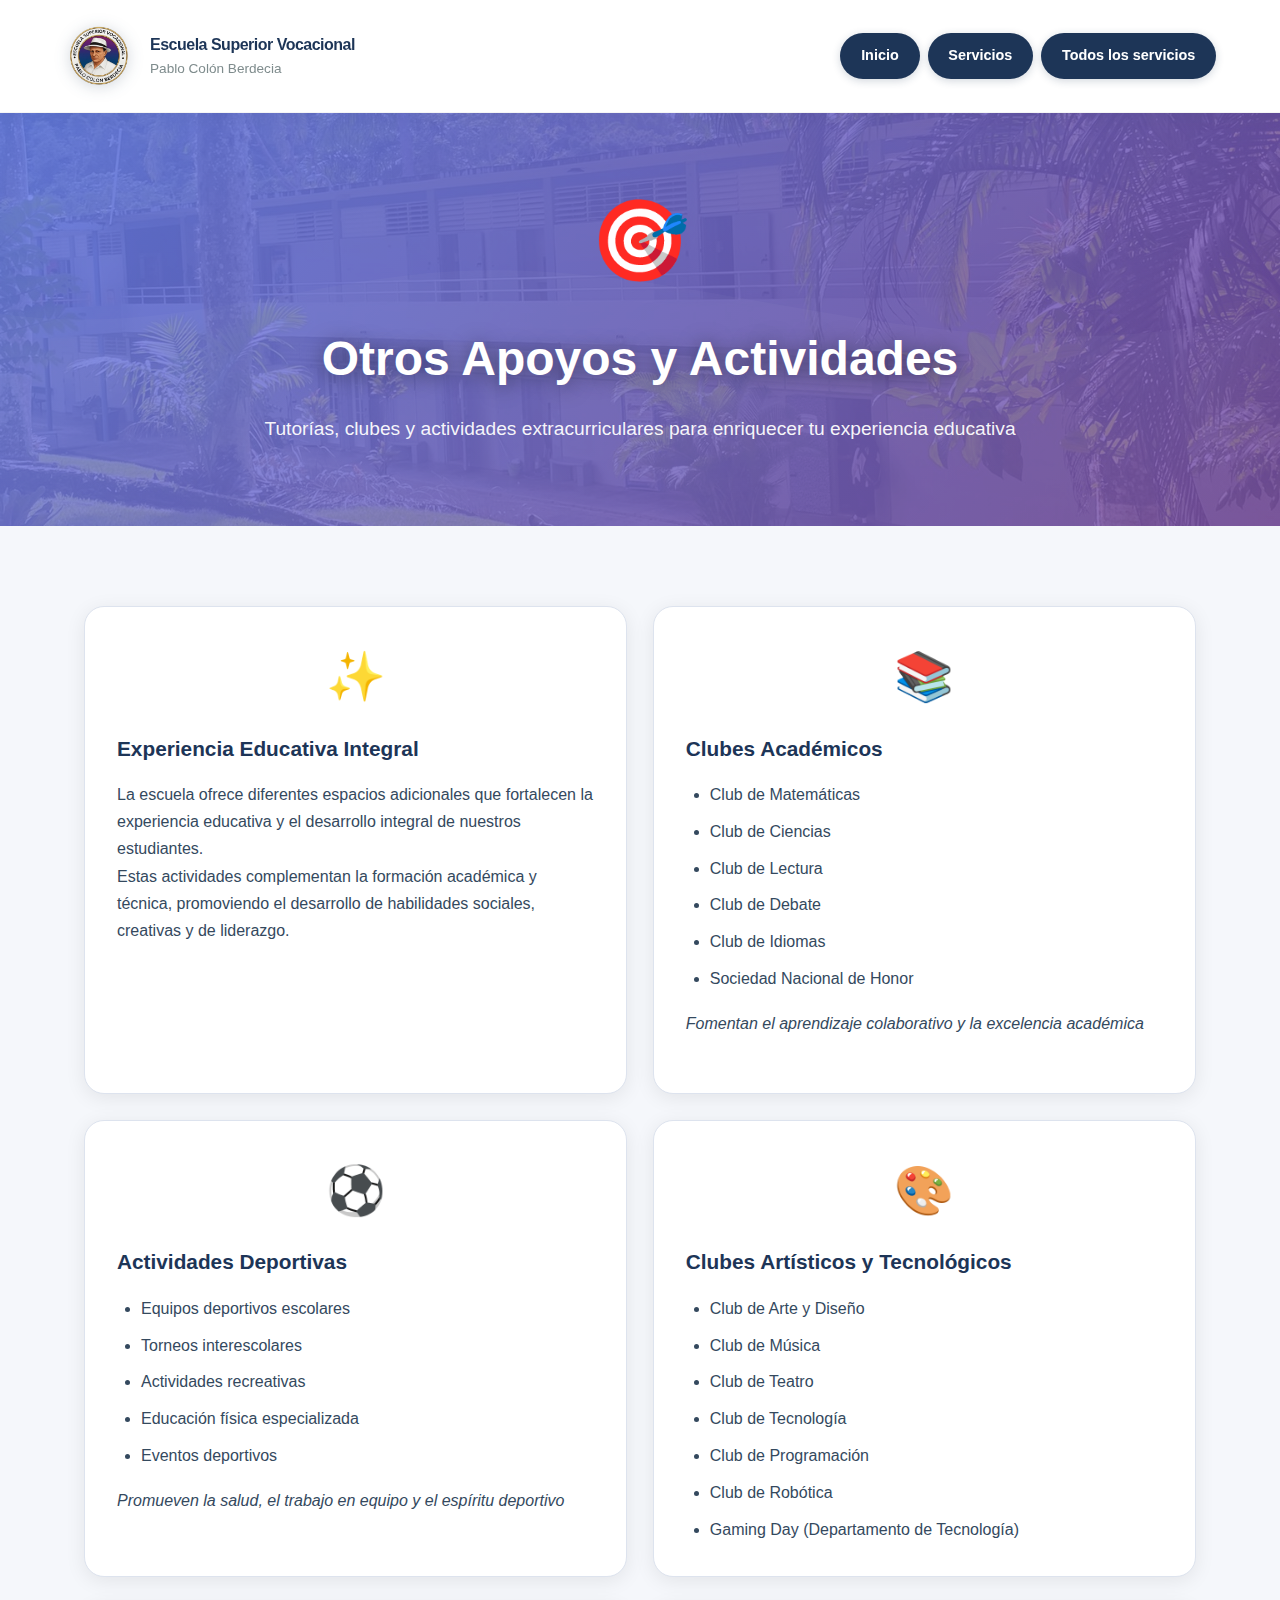
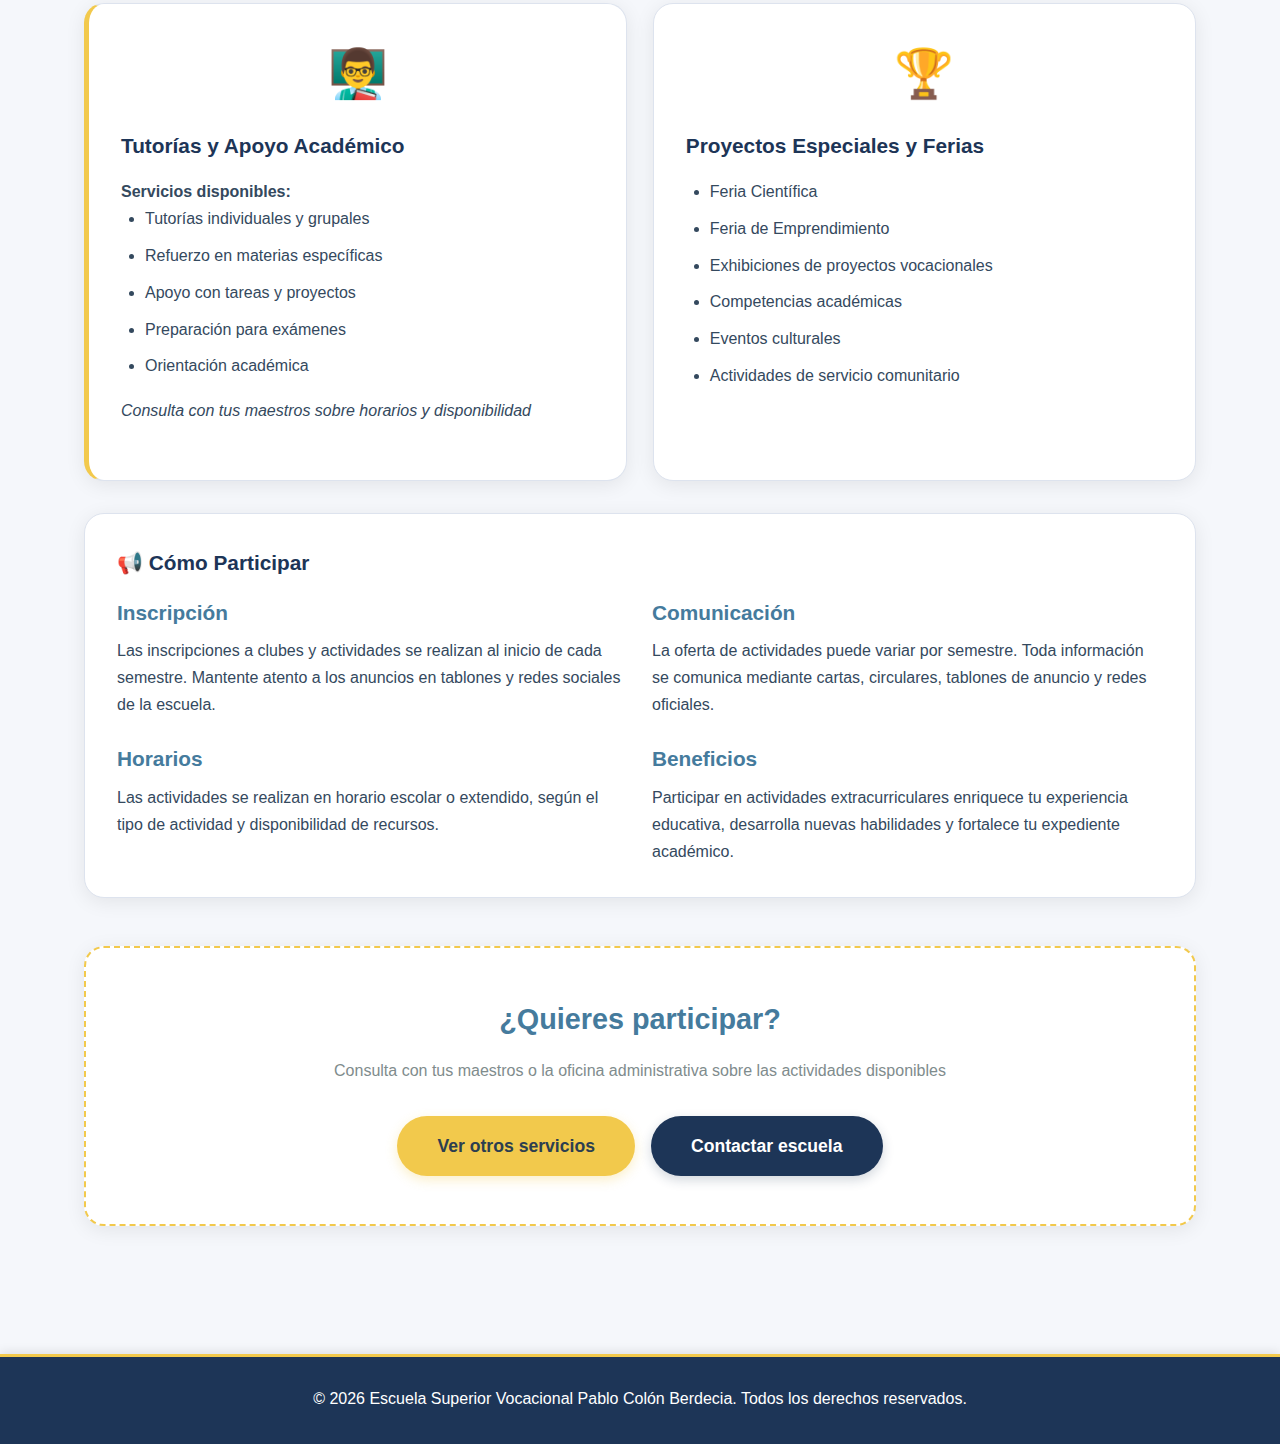
<file: otros-apoyos.html>
<!DOCTYPE html>
<html lang="es">
<head>
  <meta charset="UTF-8">
  <meta name="viewport" content="width=device-width, initial-scale=1.0">
  <title>Otros Apoyos y Actividades – Escuela Superior Vocacional Pablo Colón Berdecia</title>
  <link rel="stylesheet" href="styles.css">
</head>
<body>
  <header class="site-header">
    <div class="container header-inner">
      <div class="logo-area">
        <img src="LOGO6.png" alt="Logo Escuela" class="logo-image">
        <div class="logo-text">
          <span class="logo-title">Escuela Superior Vocacional</span>
          <span class="logo-subtitle">Pablo Colón Berdecia</span>
        </div>
      </div>
      <button class="menu-toggle" aria-label="Toggle menu">
        <span></span>
        <span></span>
        <span></span>
      </button>
      <nav class="main-nav">
        <ul>
          <li><a href="index.html#inicio">Inicio</a></li>
          <li><a href="index.html#servicios">Servicios</a></li>
          <li><a href="index2.html">Todos los servicios</a></li>
        </ul>
      </nav>
    </div>
  </header>

  <!-- Hero -->
  <section class="hero" style="min-height: 350px; padding: 4rem 0;">
    <div class="container">
      <div class="section-header" style="margin-bottom: 0;">
        <div style="font-size: 5rem; margin-bottom: 1rem;">🎯</div>
        <h1 style="color: #ffffff; font-size: 3rem; text-shadow: 0 2px 20px rgba(0,0,0,0.5);">Otros Apoyos y Actividades</h1>
        <p style="color: rgba(255,255,255,0.95); font-size: 1.2rem; max-width: 800px; margin: 1rem auto;">
          Tutorías, clubes y actividades extracurriculares para enriquecer tu experiencia educativa
        </p>
      </div>
    </div>
  </section>

  <!-- Contenido principal -->
  <section class="section">
    <div class="container">
      <div class="grid-2">
        <!-- Información general -->
        <article class="card">
          <div class="card-icon">✨</div>
          <h3>Experiencia Educativa Integral</h3>
          <p>
            La escuela ofrece diferentes espacios adicionales que fortalecen la
            experiencia educativa y el desarrollo integral de nuestros estudiantes.
          </p>
          <p>
            Estas actividades complementan la formación académica y técnica, promoviendo
            el desarrollo de habilidades sociales, creativas y de liderazgo.
          </p>
        </article>

        <!-- Clubes académicos -->
        <article class="card">
          <div class="card-icon">📚</div>
          <h3>Clubes Académicos</h3>
          <ul>
            <li>Club de Matemáticas</li>
            <li>Club de Ciencias</li>
            <li>Club de Lectura</li>
            <li>Club de Debate</li>
            <li>Club de Idiomas</li>
            <li>Sociedad Nacional de Honor</li>
          </ul>
          <p class="note">
            Fomentan el aprendizaje colaborativo y la excelencia académica
          </p>
        </article>

        <!-- Clubes deportivos -->
        <article class="card">
          <div class="card-icon">⚽</div>
          <h3>Actividades Deportivas</h3>
          <ul>
            <li>Equipos deportivos escolares</li>
            <li>Torneos interescolares</li>
            <li>Actividades recreativas</li>
            <li>Educación física especializada</li>
            <li>Eventos deportivos</li>
          </ul>
          <p class="note">
            Promueven la salud, el trabajo en equipo y el espíritu deportivo
          </p>
        </article>

        <!-- Clubes artísticos y tecnológicos -->
        <article class="card">
          <div class="card-icon">🎨</div>
          <h3>Clubes Artísticos y Tecnológicos</h3>
          <ul>
            <li>Club de Arte y Diseño</li>
            <li>Club de Música</li>
            <li>Club de Teatro</li>
            <li>Club de Tecnología</li>
            <li>Club de Programación</li>
            <li>Club de Robótica</li>
            <li>Gaming Day (Departamento de Tecnología)</li>
          </ul>
        </article>

        <!-- Tutorías y apoyo académico -->
        <article class="card accent-left">
          <div class="card-icon">👨‍🏫</div>
          <h3>Tutorías y Apoyo Académico</h3>
          <p><strong>Servicios disponibles:</strong></p>
          <ul>
            <li>Tutorías individuales y grupales</li>
            <li>Refuerzo en materias específicas</li>
            <li>Apoyo con tareas y proyectos</li>
            <li>Preparación para exámenes</li>
            <li>Orientación académica</li>
          </ul>
          <p class="note" style="margin-top: 1rem;">
            Consulta con tus maestros sobre horarios y disponibilidad
          </p>
        </article>

        <!-- Proyectos especiales -->
        <article class="card">
          <div class="card-icon">🏆</div>
          <h3>Proyectos Especiales y Ferias</h3>
          <ul>
            <li>Feria Científica</li>
            <li>Feria de Emprendimiento</li>
            <li>Exhibiciones de proyectos vocacionales</li>
            <li>Competencias académicas</li>
            <li>Eventos culturales</li>
            <li>Actividades de servicio comunitario</li>
          </ul>
        </article>
      </div>

      <!-- Información sobre participación -->
      <div class="card" style="margin-top: 2rem;">
        <h3>📢 Cómo Participar</h3>
        <div class="grid-2" style="gap: 1.5rem; margin-top: 1rem;">
          <div>
            <h4 style="color: var(--primary-light); margin-bottom: 0.5rem;">Inscripción</h4>
            <p>
              Las inscripciones a clubes y actividades se realizan al inicio de cada semestre.
              Mantente atento a los anuncios en tablones y redes sociales de la escuela.
            </p>
          </div>
          <div>
            <h4 style="color: var(--primary-light); margin-bottom: 0.5rem;">Comunicación</h4>
            <p>
              La oferta de actividades puede variar por semestre. Toda información se comunica
              mediante cartas, circulares, tablones de anuncio y redes oficiales.
            </p>
          </div>
          <div>
            <h4 style="color: var(--primary-light); margin-bottom: 0.5rem;">Horarios</h4>
            <p>
              Las actividades se realizan en horario escolar o extendido, según el tipo
              de actividad y disponibilidad de recursos.
            </p>
          </div>
          <div>
            <h4 style="color: var(--primary-light); margin-bottom: 0.5rem;">Beneficios</h4>
            <p>
              Participar en actividades extracurriculares enriquece tu experiencia educativa,
              desarrolla nuevas habilidades y fortalece tu expediente académico.
            </p>
          </div>
        </div>
      </div>

      <!-- Llamado a la acción -->
      <div class="programs-cta" style="margin-top: 3rem;">
        <h3 style="font-size: 1.8rem; margin-bottom: 1rem; color: var(--primary-light);">¿Quieres participar?</h3>
        <p style="margin-bottom: 2rem; color: var(--text-soft);">
          Consulta con tus maestros o la oficina administrativa sobre las actividades disponibles
        </p>
        <div style="display: flex; gap: 1rem; justify-content: center; flex-wrap: wrap;">
          <a href="todos-los-servicios.html" class="btn btn-primary">Ver otros servicios</a>
          <a href="index.html#contacto" class="btn btn-secondary">Contactar escuela</a>
        </div>
      </div>
    </div>
  </section>

  <!-- Footer -->
  <footer class="site-footer">
    <div class="container">
      <p>&copy; 2026 Escuela Superior Vocacional Pablo Colón Berdecia. Todos los derechos reservados.</p>
    </div>
  </footer>

  <script src="script.js"></script>
</body>
</html>
</file>
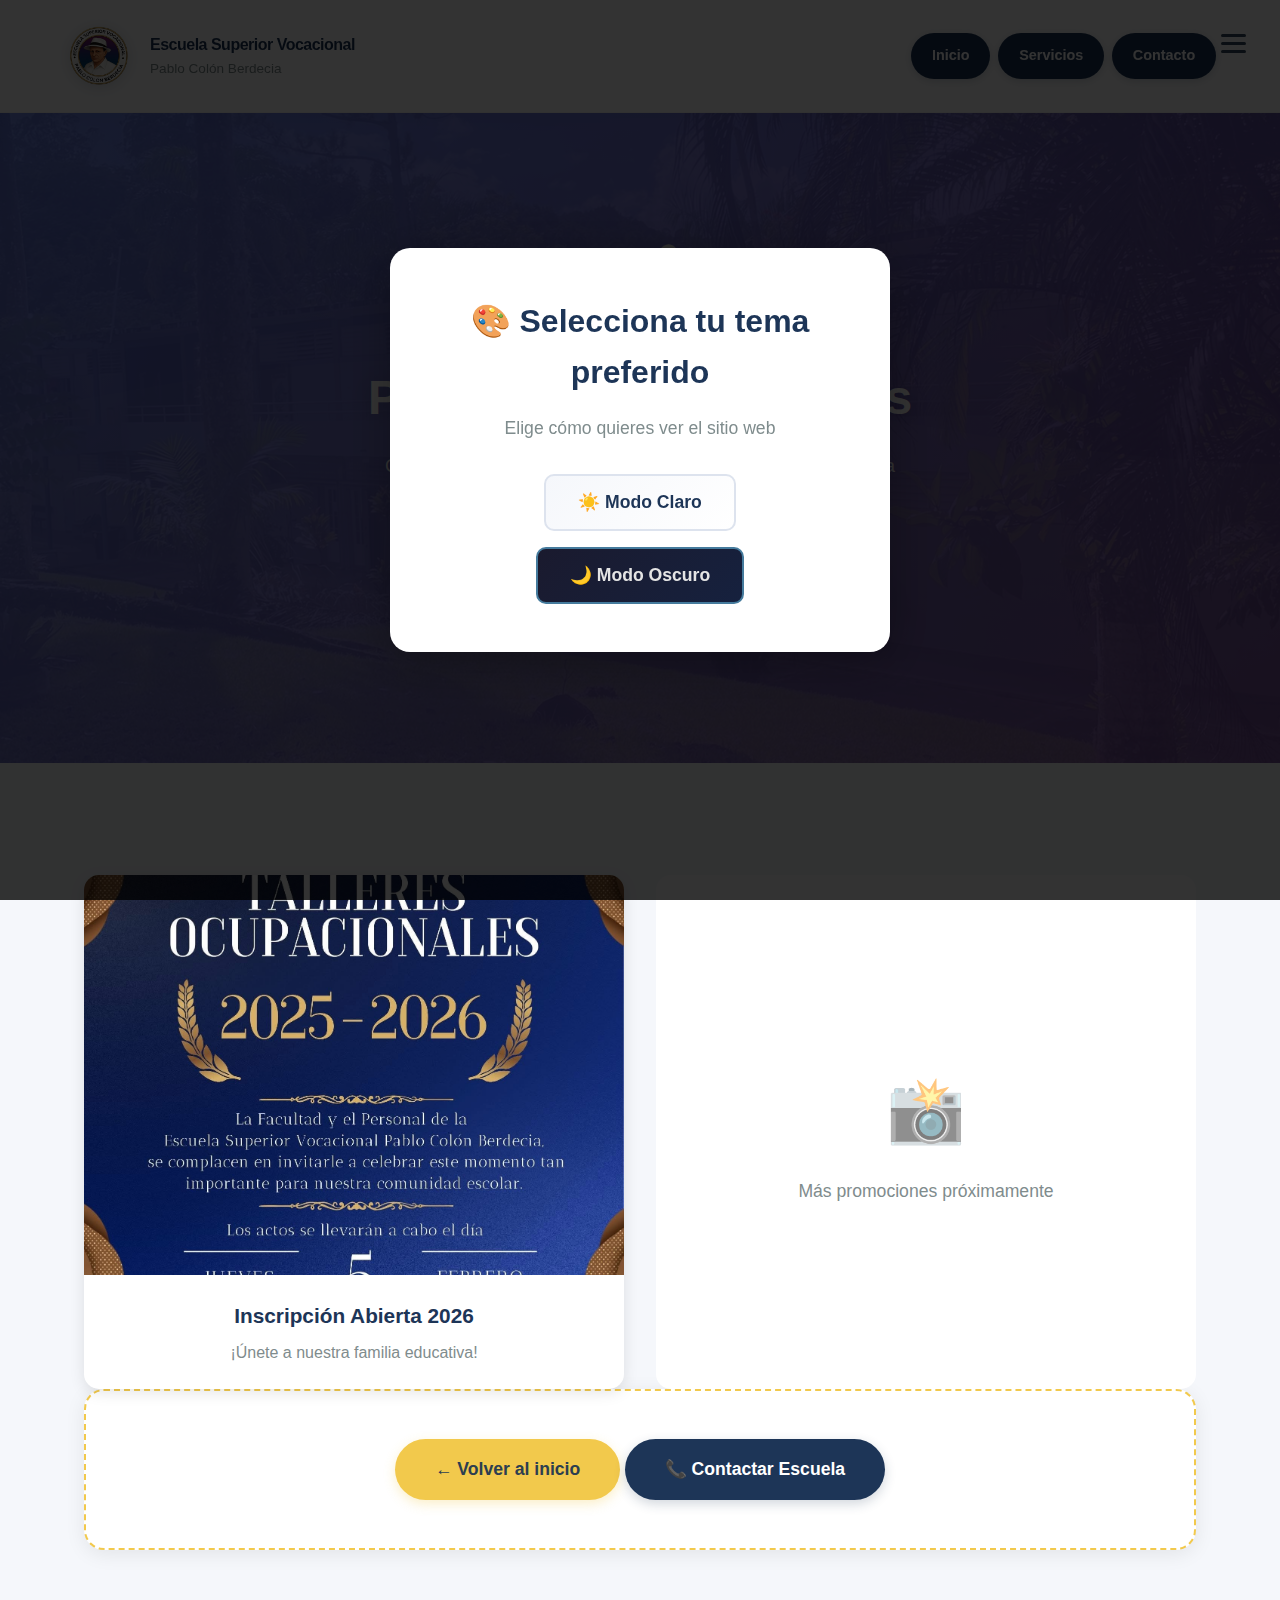
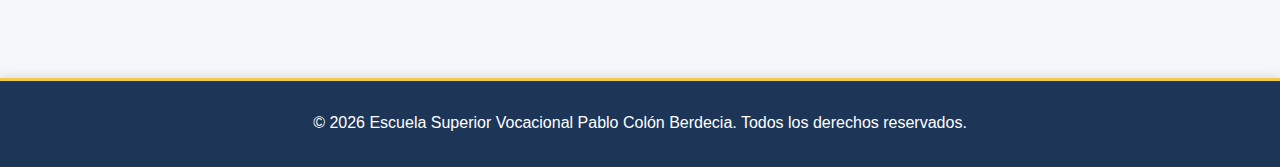
<file: promociones.html>
<!DOCTYPE html>
<html lang="es" id="htmlRoot">
<head>
  <meta charset="UTF-8">
  <meta name="viewport" content="width=device-width, initial-scale=1.0">
  <title>Promociones – Escuela Superior Vocacional Pablo Colón Berdecia</title>
  <link rel="stylesheet" href="styles.css">
  <script src="translations.js"></script>
</head>
<body>
  <!-- Popup de selección de tema -->
  <div id="themePopup" class="theme-popup">
    <div class="theme-popup-content">
      <h2 data-translate="🎨 Selecciona tu tema preferido">🎨 Selecciona tu tema preferido</h2>
      <p data-translate="Elige cómo quieres ver el sitio web">Elige cómo quieres ver el sitio web</p>
      <div class="theme-buttons">
        <button class="theme-btn theme-btn-light" id="btnLightMode" data-translate="☀️ Modo Claro">
          ☀️ Modo Claro
        </button>
        <button class="theme-btn theme-btn-dark" id="btnDarkMode" data-translate="🌙 Modo Oscuro">
          🌙 Modo Oscuro
        </button>
      </div>
    </div>
  </div>

  <script>
    // Script inline para modo claro/oscuro
    (function() {
      function hidePopup() {
        document.getElementById('themePopup').classList.add('hidden');
      }

      function setLightMode() {
        document.body.classList.remove('dark-mode');
        localStorage.setItem('theme', 'light');
        hidePopup();
      }

      function setDarkMode() {
        document.body.classList.add('dark-mode');
        localStorage.setItem('theme', 'dark');
        hidePopup();
      }

      function checkTheme() {
        const savedTheme = localStorage.getItem('theme');
        if (savedTheme === 'dark') {
          document.body.classList.add('dark-mode');
          hidePopup();
        } else if (savedTheme === 'light') {
          hidePopup();
        }
      }

      // Ejecutar inmediatamente
      checkTheme();

      // Agregar event listeners cuando el DOM esté listo
      document.addEventListener('DOMContentLoaded', function() {
        const btnLight = document.getElementById('btnLightMode');
        const btnDark = document.getElementById('btnDarkMode');

        if (btnLight) {
          btnLight.addEventListener('click', setLightMode);
        }
        if (btnDark) {
          btnDark.addEventListener('click', setDarkMode);
        }
      });
    })();
  </script>

  <header class="site-header">
    <div class="container header-inner">
      <div class="logo-area">
        <img src="LOGO6.png" alt="Logo Escuela" class="logo-image">
        <div class="logo-text">
          <span class="logo-title" data-translate="Escuela Superior Vocacional">Escuela Superior Vocacional</span>
          <span class="logo-subtitle">Pablo Colón Berdecia</span>
        </div>
      </div>

      <!-- Hamburger Menu Button -->
      <button class="hamburger-menu" id="hamburgerBtn" aria-label="Menu">
        <span></span>
        <span></span>
        <span></span>
      </button>

      <button class="menu-toggle" aria-label="Toggle menu">
        <span></span>
        <span></span>
        <span></span>
      </button>
      <nav class="main-nav">
        <ul>
          <li><a href="index.html#inicio" data-translate="Inicio">Inicio</a></li>
          <li><a href="index.html#servicios" data-translate="Servicios">Servicios</a></li>
          <li><a href="index.html#contacto" data-translate="Contacto">Contacto</a></li>
        </ul>
      </nav>
    </div>
  </header>

  <!-- Hero -->
  <section class="hero">
    <div class="container">
      <div class="hero-content-centered">
        <div style="font-size: 5rem; margin-bottom: 1rem;">📢</div>
        <h1 data-translate="Promociones Recientes">Promociones Recientes</h1>
        <p data-translate="Conoce las últimas promociones y eventos de nuestra escuela">
          Conoce las últimas promociones y eventos de nuestra escuela
        </p>
      </div>
    </div>
  </section>

  <!-- Contenido principal -->
  <section class="section">
    <div class="container">
      <!-- Galería de promociones -->
      <div class="promotions-gallery">
        <div class="promotion-item">
          <img src="galeriadepromociones/image1.jpeg" alt="Promoción 1" class="promotion-image">
          <div class="promotion-caption">
            <h3 data-translate="Inscripción Abierta 2026">Inscripción Abierta 2026</h3>
            <p data-translate="¡Únete a nuestra familia educativa!">¡Únete a nuestra familia educativa!</p>
          </div>
        </div>

        <!-- Aquí se pueden agregar más imágenes de promociones -->
        <div class="promotion-placeholder">
          <div class="placeholder-icon">📸</div>
          <p data-translate="Más promociones próximamente">Más promociones próximamente</p>
        </div>
      </div>

      <!-- Llamado a la acción -->
      <div class="programs-cta">
        <a href="index.html#inicio" class="btn btn-primary">
          ← <span data-translate="Volver al inicio">Volver al inicio</span>
        </a>
        <a href="index.html#contacto" class="btn btn-secondary">
          📞 <span data-translate="Contactar Escuela">Contactar Escuela</span>
        </a>
      </div>
    </div>
  </section>

  <!-- Footer -->
  <footer class="site-footer">
    <p data-translate="© 2026 Escuela Superior Vocacional Pablo Colón Berdecia. Todos los derechos reservados.">
      © 2026 Escuela Superior Vocacional Pablo Colón Berdecia. Todos los derechos reservados.
    </p>
  </footer>

  <script src="script.js"></script>
</body>
</html>
</file>
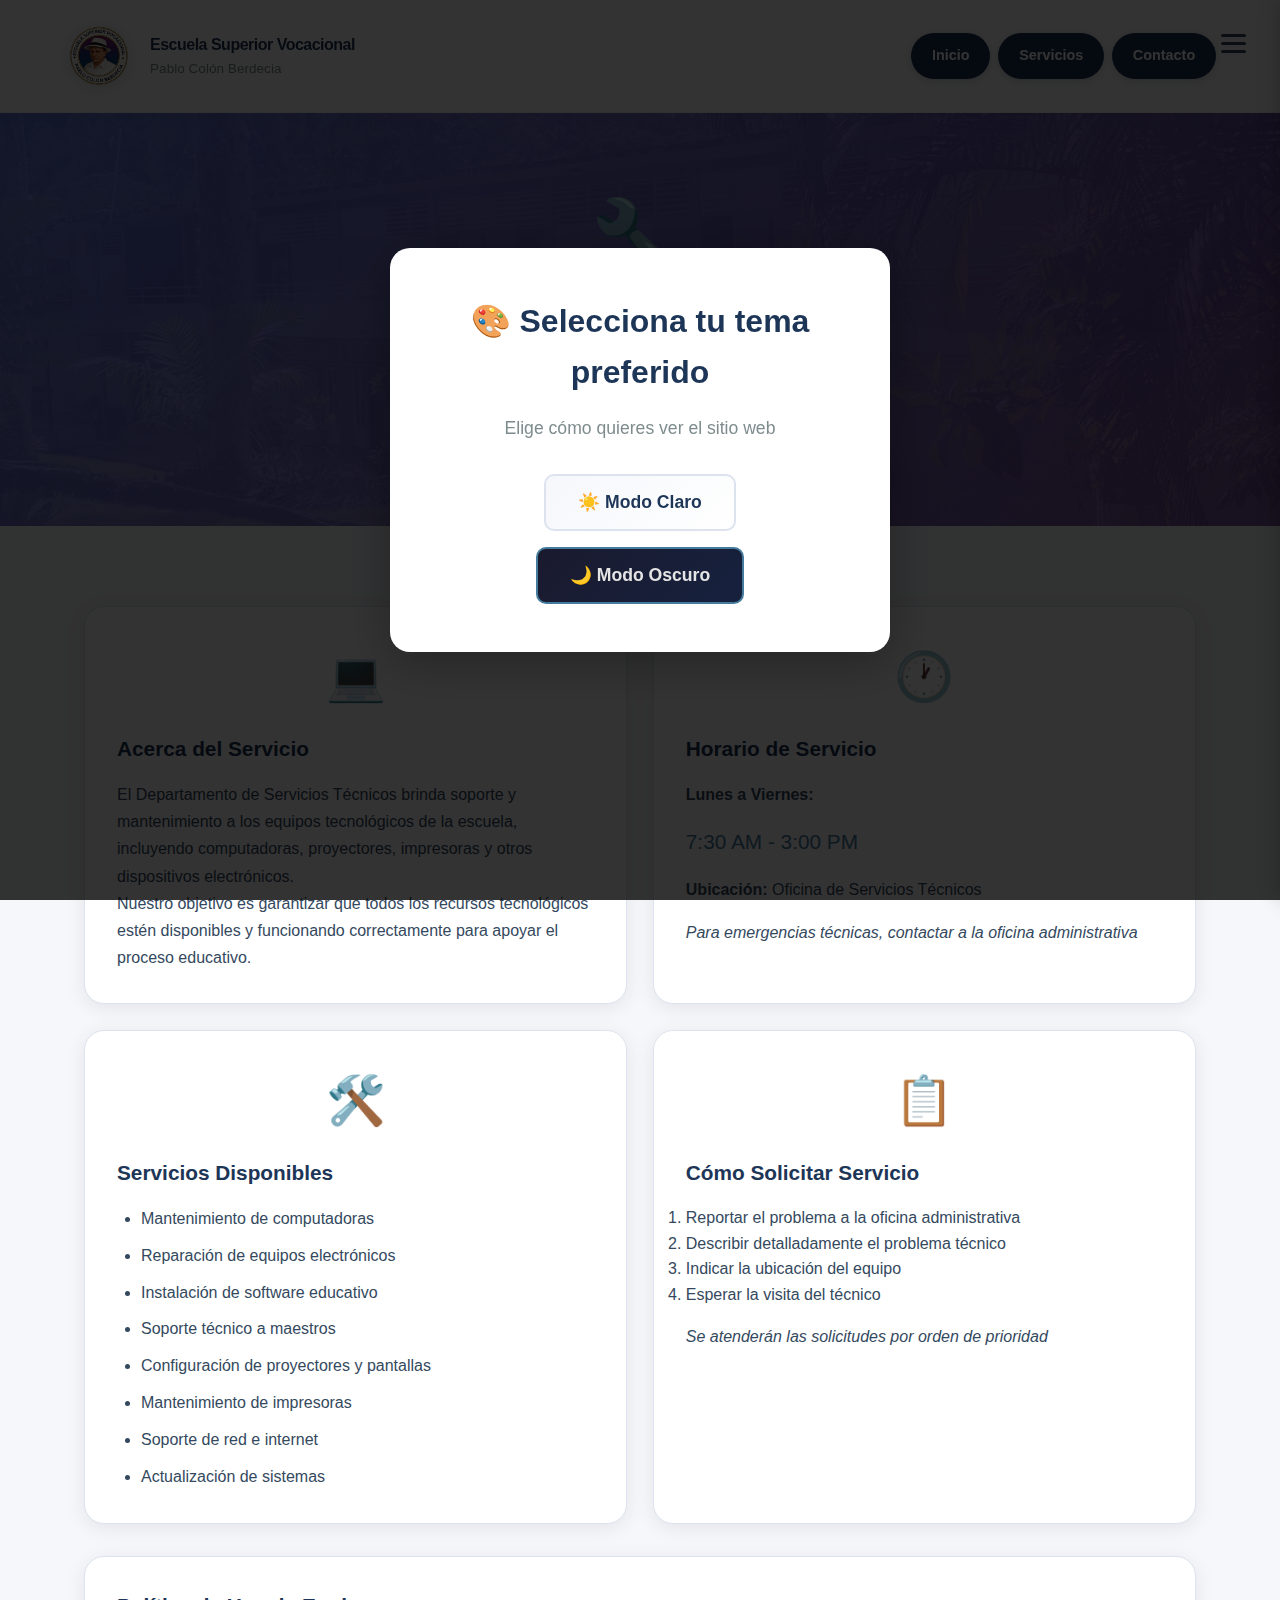
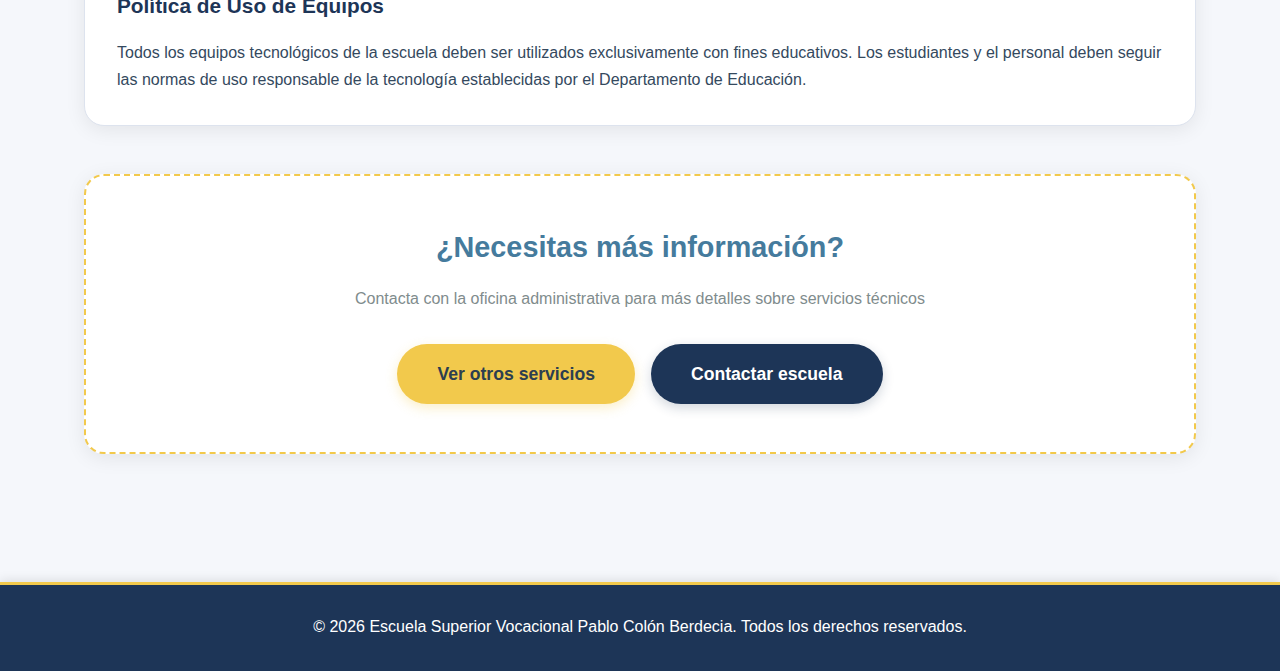
<file: servicios-tecnicos.html>
<!DOCTYPE html>
<html lang="es" id="htmlRoot">
<head>
  <meta charset="UTF-8">
  <meta name="viewport" content="width=device-width, initial-scale=1.0">
  <title>Servicios Técnicos – Escuela Superior Vocacional Pablo Colón Berdecia</title>
  <link rel="stylesheet" href="styles.css">
  <script src="translations.js"></script>
</head>
<body>
  <!-- Popup de selección de tema -->
  <div id="themePopup" class="theme-popup">
    <div class="theme-popup-content">
      <h2 data-translate="🎨 Selecciona tu tema preferido">🎨 Selecciona tu tema preferido</h2>
      <p data-translate="Elige cómo quieres ver el sitio web">Elige cómo quieres ver el sitio web</p>
      <div class="theme-buttons">
        <button class="theme-btn theme-btn-light" id="btnLightMode" data-translate="☀️ Modo Claro">
          ☀️ Modo Claro
        </button>
        <button class="theme-btn theme-btn-dark" id="btnDarkMode" data-translate="🌙 Modo Oscuro">
          🌙 Modo Oscuro
        </button>
      </div>
    </div>
  </div>

  <script>
    // Script inline para modo claro/oscuro
    (function() {
      function hidePopup() {
        document.getElementById('themePopup').classList.add('hidden');
      }

      function setLightMode() {
        document.body.classList.remove('dark-mode');
        localStorage.setItem('theme', 'light');
        hidePopup();
      }

      function setDarkMode() {
        document.body.classList.add('dark-mode');
        localStorage.setItem('theme', 'dark');
        hidePopup();
      }

      function checkTheme() {
        const savedTheme = localStorage.getItem('theme');
        if (savedTheme === 'dark') {
          document.body.classList.add('dark-mode');
          hidePopup();
        } else if (savedTheme === 'light') {
          hidePopup();
        }
      }

      // Ejecutar inmediatamente
      checkTheme();

      // Agregar event listeners cuando el DOM esté listo
      document.addEventListener('DOMContentLoaded', function() {
        const btnLight = document.getElementById('btnLightMode');
        const btnDark = document.getElementById('btnDarkMode');

        if (btnLight) {
          btnLight.addEventListener('click', setLightMode);
        }
        if (btnDark) {
          btnDark.addEventListener('click', setDarkMode);
        }
      });
    })();
  </script>

  <header class="site-header">
    <div class="container header-inner">
      <div class="logo-area">
        <img src="LOGO6.png" alt="Logo Escuela" class="logo-image">
        <div class="logo-text">
          <span class="logo-title" data-translate="Escuela Superior Vocacional">Escuela Superior Vocacional</span>
          <span class="logo-subtitle">Pablo Colón Berdecia</span>
        </div>
      </div>
      
      <!-- Hamburger Menu Button -->
      <button class="hamburger-menu" id="hamburgerBtn" aria-label="Menu">
        <span></span>
        <span></span>
        <span></span>
      </button>
      
      <button class="menu-toggle" aria-label="Toggle menu">
        <span></span>
        <span></span>
        <span></span>
      </button>
      <nav class="main-nav">
        <ul>
          <li><a href="index.html#inicio" data-translate="Inicio">Inicio</a></li>
          <li><a href="index.html#servicios" data-translate="Servicios">Servicios</a></li>
          <li><a href="index.html#contacto" data-translate="Contacto">Contacto</a></li>
        </ul>
      </nav>
    </div>
  </header>
  
  <!-- Sidebar Menu -->
  <div class="sidebar-overlay" id="sidebarOverlay"></div>
  <div class="sidebar-menu" id="sidebarMenu">
    <div class="sidebar-header">
      <h3 data-translate="⚙️ Configuración">⚙️ Configuración</h3>
    </div>
    <div class="sidebar-content">
      <!-- Theme Toggle -->
      <div class="sidebar-option" id="themeToggle">
        <span data-translate="🎨 Cambiar Tema">🎨 Cambiar Tema</span>
      </div>
      <div class="theme-options" id="themeOptions">
        <div class="theme-option" id="selectLightTheme">
          <span data-translate="☀️ Modo Claro">☀️ Modo Claro</span>
        </div>
        <div class="theme-option" id="selectDarkTheme">
          <span data-translate="🌙 Modo Oscuro">🌙 Modo Oscuro</span>
        </div>
      </div>
      
      <!-- Language Toggle -->
      <div class="sidebar-option" id="languageToggle">
        <span data-translate="🌐 Cambiar Idioma">🌐 Cambiar Idioma</span>
      </div>
      <div class="language-options" id="languageOptions">
        <div class="language-option" id="selectSpanish">
          <span>🇵🇷 Español</span>
        </div>
        <div class="language-option" id="selectEnglish">
          <span>🇺🇸 English</span>
        </div>
      </div>
    </div>
  </div>

  <script>
    // Hamburger menu functionality
    (function() {
      const hamburgerBtn = document.getElementById('hamburgerBtn');
      const sidebarMenu = document.getElementById('sidebarMenu');
      const sidebarOverlay = document.getElementById('sidebarOverlay');
      const themeToggle = document.getElementById('themeToggle');
      const themeOptions = document.getElementById('themeOptions');
      const languageToggle = document.getElementById('languageToggle');
      const languageOptions = document.getElementById('languageOptions');
      const selectLightTheme = document.getElementById('selectLightTheme');
      const selectDarkTheme = document.getElementById('selectDarkTheme');
      const selectSpanish = document.getElementById('selectSpanish');
      const selectEnglish = document.getElementById('selectEnglish');

      function openSidebarMenu() {
        sidebarMenu.classList.add('active');
        sidebarOverlay.classList.add('active');
      }

      function closeSidebarMenu() {
        sidebarMenu.classList.remove('active');
        sidebarOverlay.classList.remove('active');
        themeOptions.classList.remove('active');
        languageOptions.classList.remove('active');
      }

      if (hamburgerBtn) {
        hamburgerBtn.addEventListener('click', openSidebarMenu);
      }

      if (sidebarOverlay) {
        sidebarOverlay.addEventListener('click', closeSidebarMenu);
      }

      // Theme toggle
      if (themeToggle) {
        themeToggle.addEventListener('click', function() {
          themeOptions.classList.toggle('active');
          languageOptions.classList.remove('active');
        });
      }

      // Language toggle
      if (languageToggle) {
        languageToggle.addEventListener('click', function() {
          languageOptions.classList.toggle('active');
          themeOptions.classList.remove('active');
        });
      }

      // Select Light Theme
      if (selectLightTheme) {
        selectLightTheme.addEventListener('click', function() {
          document.body.classList.remove('dark-mode');
          localStorage.setItem('theme', 'light');
          closeSidebarMenu();
        });
      }

      // Select Dark Theme
      if (selectDarkTheme) {
        selectDarkTheme.addEventListener('click', function() {
          document.body.classList.add('dark-mode');
          localStorage.setItem('theme', 'dark');
          closeSidebarMenu();
        });
      }

      // Seleccionar idioma español
      if (selectSpanish) {
        selectSpanish.addEventListener('click', function() {
          localStorage.setItem('language', 'es');
          document.getElementById('htmlRoot').setAttribute('lang', 'es');
          if (typeof translatePage === 'function') {
            translatePage('es');
          }
          closeSidebarMenu();
        });
      }

      // Seleccionar idioma inglés
      if (selectEnglish) {
        selectEnglish.addEventListener('click', function() {
          localStorage.setItem('language', 'en');
          document.getElementById('htmlRoot').setAttribute('lang', 'en');
          if (typeof translatePage === 'function') {
            translatePage('en');
          }
          closeSidebarMenu();
        });
      }
    })();
  </script>

  <!-- Hero -->
  <section class="hero" style="min-height: 350px; padding: 4rem 0;">
    <div class="container">
      <div class="section-header" style="margin-bottom: 0;">
        <div style="font-size: 5rem; margin-bottom: 1rem;">🔧</div>
        <h1 style="color: #ffffff; font-size: 3rem; text-shadow: 0 2px 20px rgba(0,0,0,0.5);" data-translate="Servicios Técnicos">Servicios Técnicos</h1>
        <p style="color: rgba(255,255,255,0.95); font-size: 1.2rem; max-width: 800px; margin: 1rem auto;" data-translate="Soporte técnico y mantenimiento de equipos escolares">
          Soporte técnico y mantenimiento de equipos escolares
        </p>
      </div>
    </div>
  </section>

  <!-- Contenido principal -->
  <section class="section">
    <div class="container">
      <div class="grid-2">
        <!-- Información general -->
        <article class="card">
          <div class="card-icon">💻</div>
          <h3 data-translate="Acerca del Servicio">Acerca del Servicio</h3>
          <p data-translate="El Departamento de Servicios Técnicos brinda soporte y mantenimiento a los equipos tecnológicos de la escuela, incluyendo computadoras, proyectores, impresoras y otros dispositivos electrónicos.">
            El Departamento de Servicios Técnicos brinda soporte y mantenimiento a los equipos tecnológicos de la escuela, incluyendo computadoras, proyectores, impresoras y otros dispositivos electrónicos.
          </p>
          <p data-translate="Nuestro objetivo es garantizar que todos los recursos tecnológicos estén disponibles y funcionando correctamente para apoyar el proceso educativo.">
            Nuestro objetivo es garantizar que todos los recursos tecnológicos estén disponibles y funcionando correctamente para apoyar el proceso educativo.
          </p>
        </article>

        <!-- Horario -->
        <article class="card">
          <div class="card-icon">🕐</div>
          <h3 data-translate="Horario de Servicio">Horario de Servicio</h3>
          <p><strong data-translate="Lunes a Viernes:">Lunes a Viernes:</strong></p>
          <p style="font-size: 1.3rem; color: var(--primary-light); margin: 1rem 0;">7:30 AM - 3:00 PM</p>
          <p><strong data-translate="Ubicación:">Ubicación:</strong> <span data-translate="Oficina de Servicios Técnicos">Oficina de Servicios Técnicos</span></p>
          <p class="note" data-translate="Para emergencias técnicas, contactar a la oficina administrativa">
            Para emergencias técnicas, contactar a la oficina administrativa
          </p>
        </article>

        <!-- Servicios Disponibles -->
        <article class="card">
          <div class="card-icon">🛠️</div>
          <h3 data-translate="Servicios Disponibles">Servicios Disponibles</h3>
          <ul>
            <li data-translate="Mantenimiento de computadoras">Mantenimiento de computadoras</li>
            <li data-translate="Reparación de equipos electrónicos">Reparación de equipos electrónicos</li>
            <li data-translate="Instalación de software educativo">Instalación de software educativo</li>
            <li data-translate="Soporte técnico a maestros">Soporte técnico a maestros</li>
            <li data-translate="Configuración de proyectores y pantallas">Configuración de proyectores y pantallas</li>
            <li data-translate="Mantenimiento de impresoras">Mantenimiento de impresoras</li>
            <li data-translate="Soporte de red e internet">Soporte de red e internet</li>
            <li data-translate="Actualización de sistemas">Actualización de sistemas</li>
          </ul>
        </article>

        <!-- Cómo Solicitar Servicio -->
        <article class="card">
          <div class="card-icon">📋</div>
          <h3 data-translate="Cómo Solicitar Servicio">Cómo Solicitar Servicio</h3>
          <ol>
            <li data-translate="Reportar el problema a la oficina administrativa">Reportar el problema a la oficina administrativa</li>
            <li data-translate="Describir detalladamente el problema técnico">Describir detalladamente el problema técnico</li>
            <li data-translate="Indicar la ubicación del equipo">Indicar la ubicación del equipo</li>
            <li data-translate="Esperar la visita del técnico">Esperar la visita del técnico</li>
          </ol>
          <p class="note" data-translate="Se atenderán las solicitudes por orden de prioridad">
            Se atenderán las solicitudes por orden de prioridad
          </p>
        </article>
      </div>

      <!-- Información adicional -->
      <div class="card" style="margin-top: 2rem;">
        <h3 data-translate="Política de Uso de Equipos">Política de Uso de Equipos</h3>
        <p data-translate="Todos los equipos tecnológicos de la escuela deben ser utilizados exclusivamente con fines educativos. Los estudiantes y el personal deben seguir las normas de uso responsable de la tecnología establecidas por el Departamento de Educación.">
          Todos los equipos tecnológicos de la escuela deben ser utilizados exclusivamente con fines educativos. Los estudiantes y el personal deben seguir las normas de uso responsable de la tecnología establecidas por el Departamento de Educación.
        </p>
      </div>

      <!-- Llamado a la acción -->
      <div class="programs-cta" style="margin-top: 3rem;">
        <h3 style="font-size: 1.8rem; margin-bottom: 1rem; color: var(--primary-light);" data-translate="¿Necesitas más información?">¿Necesitas más información?</h3>
        <p style="margin-bottom: 2rem; color: var(--text-soft);" data-translate="Contacta con la oficina administrativa para más detalles sobre servicios técnicos">
          Contacta con la oficina administrativa para más detalles sobre servicios técnicos
        </p>
        <div style="display: flex; gap: 1rem; justify-content: center; flex-wrap: wrap;">
          <a href="index.html#servicios" class="btn btn-primary" data-translate="Ver otros servicios">Ver otros servicios</a>
          <a href="index.html#contacto" class="btn btn-secondary" data-translate="Contactar escuela">Contactar escuela</a>
        </div>
      </div>
    </div>
  </section>

  <!-- Footer -->
  <footer class="site-footer">
    <div class="container">
      <p data-translate="© 2026 Escuela Superior Vocacional Pablo Colón Berdecia. Todos los derechos reservados.">&copy; 2026 Escuela Superior Vocacional Pablo Colón Berdecia. Todos los derechos reservados.</p>
    </div>
  </footer>

  <script src="script.js"></script>
</body>
</html>
</file>
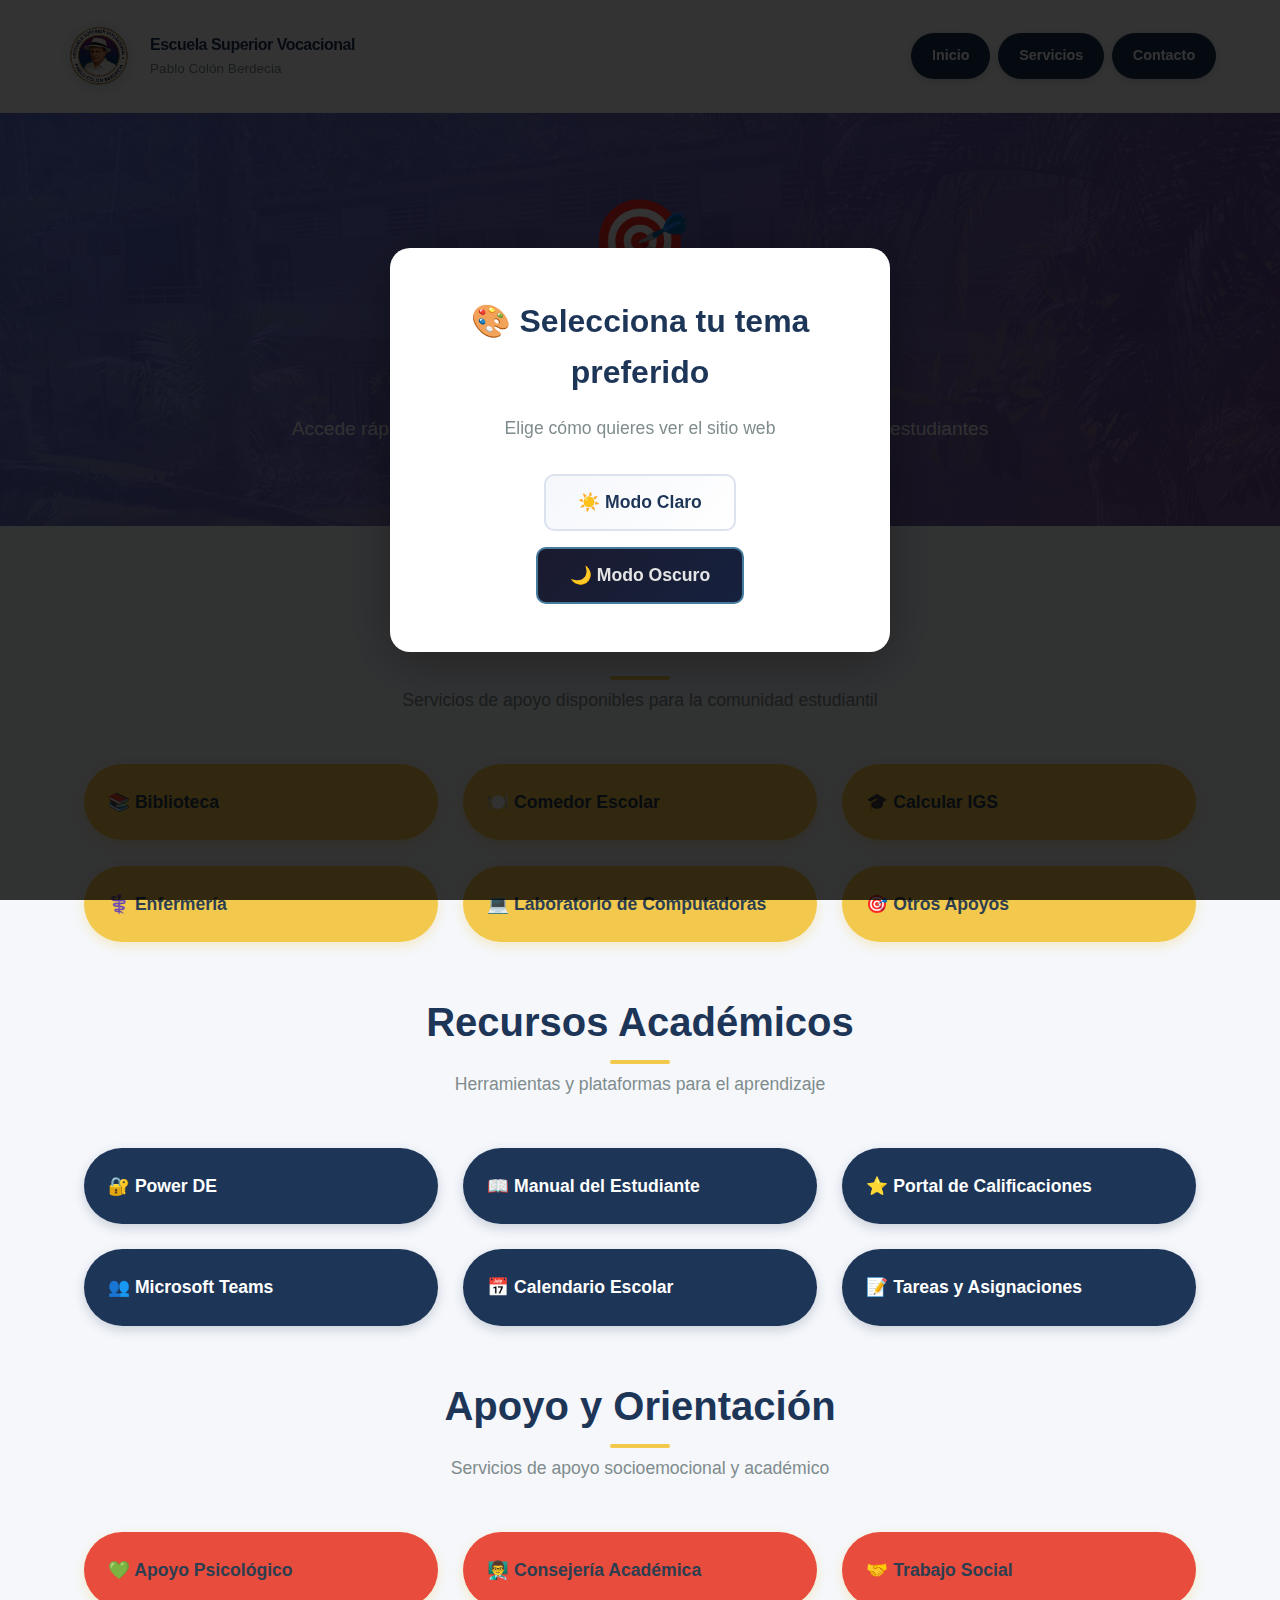
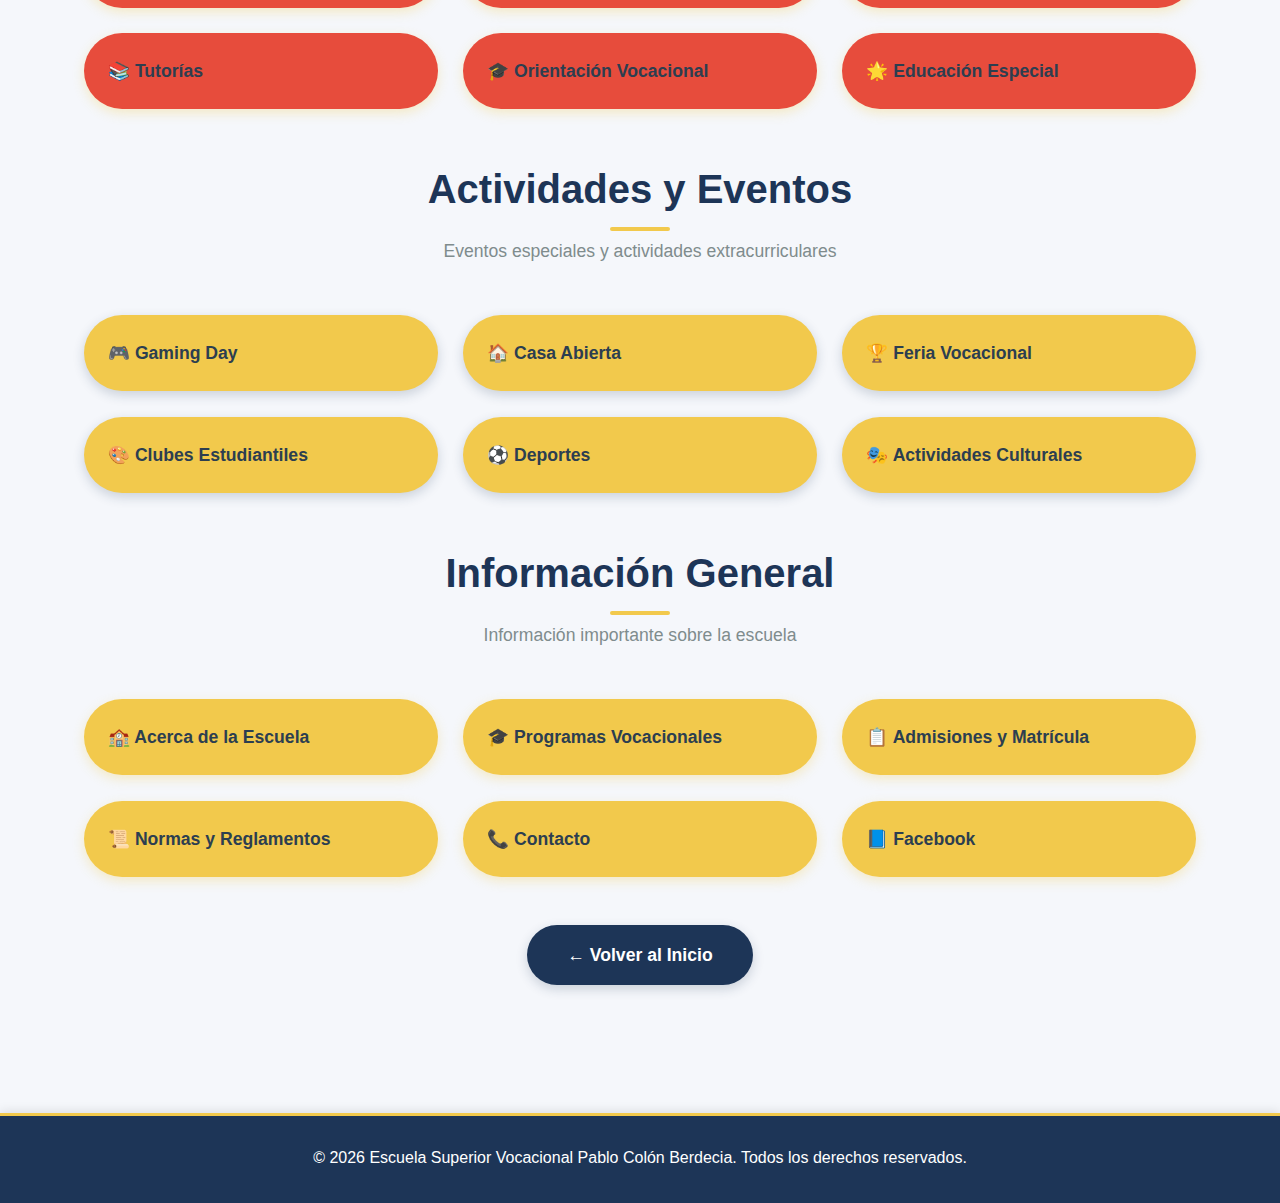
<file: todos-los-servicios.html>
<!DOCTYPE html>
<html lang="es">
<head>
  <meta charset="UTF-8">
  <meta name="viewport" content="width=device-width, initial-scale=1.0">
  <title>Todos los Servicios – Escuela Superior Vocacional Pablo Colón Berdecia</title>
  <link rel="stylesheet" href="styles.css">
</head>
<body>
  <!-- Popup de selección de tema -->
  <div id="themePopup" class="theme-popup">
    <div class="theme-popup-content">
      <h2>🎨 Selecciona tu tema preferido</h2>
      <p>Elige cómo quieres ver el sitio web</p>
      <div class="theme-buttons">
        <button class="theme-btn theme-btn-light" id="btnLightMode">
          ☀️ Modo Claro
        </button>
        <button class="theme-btn theme-btn-dark" id="btnDarkMode">
          🌙 Modo Oscuro
        </button>
      </div>
    </div>
  </div>

  <script>
    // Script inline para modo claro/oscuro
    (function() {
      function hidePopup() {
        document.getElementById('themePopup').classList.add('hidden');
      }

      function setLightMode() {
        document.body.classList.remove('dark-mode');
        localStorage.setItem('theme', 'light');
        hidePopup();
      }

      function setDarkMode() {
        document.body.classList.add('dark-mode');
        localStorage.setItem('theme', 'dark');
        hidePopup();
      }

      function checkTheme() {
        const savedTheme = localStorage.getItem('theme');
        if (savedTheme === 'dark') {
          document.body.classList.add('dark-mode');
          hidePopup();
        } else if (savedTheme === 'light') {
          hidePopup();
        }
      }

      // Ejecutar inmediatamente
      checkTheme();

      // Agregar event listeners cuando el DOM esté listo
      document.addEventListener('DOMContentLoaded', function() {
        const btnLight = document.getElementById('btnLightMode');
        const btnDark = document.getElementById('btnDarkMode');

        if (btnLight) {
          btnLight.addEventListener('click', setLightMode);
        }
        if (btnDark) {
          btnDark.addEventListener('click', setDarkMode);
        }
      });
    })();
  </script>

  <header class="site-header">
    <div class="container header-inner">
      <div class="logo-area">
        <img src="LOGO6.png" alt="Logo Escuela" class="logo-image">
        <div class="logo-text">
          <span class="logo-title">Escuela Superior Vocacional</span>
          <span class="logo-subtitle">Pablo Colón Berdecia</span>
        </div>
      </div>
      <button class="menu-toggle" aria-label="Toggle menu">
        <span></span>
        <span></span>
        <span></span>
      </button>
      <nav class="main-nav">
        <ul>
          <li><a href="index.html#inicio">Inicio</a></li>
          <li><a href="index.html#servicios">Servicios</a></li>
          <li><a href="index.html#contacto">Contacto</a></li>
        </ul>
      </nav>
    </div>
  </header>

  <!-- Hero -->
  <section class="hero" style="min-height: 350px; padding: 4rem 0;">
    <div class="container">
      <div class="section-header" style="margin-bottom: 0;">
        <div style="font-size: 5rem; margin-bottom: 1rem;">🎯</div>
        <h1 style="color: #ffffff; font-size: 3rem; text-shadow: 0 2px 20px rgba(0,0,0,0.5);">Todos los Servicios</h1>
        <p style="color: rgba(255,255,255,0.95); font-size: 1.2rem; max-width: 800px; margin: 1rem auto;">
          Accede rápidamente a todos los servicios y recursos disponibles para estudiantes
        </p>
      </div>
    </div>
  </section>

  <!-- Contenido principal -->
  <section class="section">
    <div class="container">
      <!-- Servicios al Estudiante -->
      <div class="section-header">
        <h2>Servicios al Estudiante</h2>
        <p>Servicios de apoyo disponibles para la comunidad estudiantil</p>
      </div>

      <div class="grid-3" style="margin-bottom: 3rem;">
        <a href="biblioteca.html" class="btn btn-primary" style="padding: 1.5rem; font-size: 1.1rem;">
          📚 Biblioteca
        </a>
        <a href="comedor.html" class="btn btn-primary" style="padding: 1.5rem; font-size: 1.1rem;">
          🍽️ Comedor Escolar
        </a>
        <a href="https://admisiones.upr.edu/calculadora-igs/" class="btn btn-primary" style="padding: 1.5rem; font-size: 1.1rem;" target="_blank" rel="noopener">
          🎓 Calcular IGS
        </a>
        <a href="enfermeria.html" class="btn btn-primary" style="padding: 1.5rem; font-size: 1.1rem;">
          ⚕️ Enfermería
        </a>
        <a href="laboratorio.html" class="btn btn-primary" style="padding: 1.5rem; font-size: 1.1rem;">
          💻 Laboratorio de Computadoras
        </a>
        <a href="otros-apoyos.html" class="btn btn-primary" style="padding: 1.5rem; font-size: 1.1rem;">
          🎯 Otros Apoyos
        </a>
      </div>

      <!-- Recursos Académicos -->
      <div class="section-header">
        <h2>Recursos Académicos</h2>
        <p>Herramientas y plataformas para el aprendizaje</p>
      </div>

      <div class="grid-3" style="margin-bottom: 3rem;">
        <a href="https://informacionestudiantil.dde.pr/public/create_multi_student_account.html" class="btn btn-secondary" style="padding: 1.5rem; font-size: 1.1rem;" target="_blank" rel="noopener">
          🔐 Power DE
        </a>
        <a href="#" class="btn btn-secondary" style="padding: 1.5rem; font-size: 1.1rem;">
          📖 Manual del Estudiante
        </a>
        <a href="#" class="btn btn-secondary" style="padding: 1.5rem; font-size: 1.1rem;">
          ⭐ Portal de Calificaciones
        </a>
        <a href="https://login.microsoftonline.com/common/oauth2/v2.0/authorize?client_id=5e3ce6c0-2b1f-4285-8d4b-75ee78787346&scope=openId%20profile%20openid%20offline_access&redirect_uri=https%3A%2F%2Fteams.microsoft.com%2Fv2&client-request-id=019be6e8-5a6c-7d37-b129-894db9c8d8ef&response_mode=fragment&response_type=code&x-client-SKU=msal.js.browser&x-client-VER=3.30.0&client_info=1&code_challenge=6ZqFlWHLh3RpNojFPjlqU4h9HyciQoVF24L_a1_WF4A&code_challenge_method=S256&nonce=019be6e8-5a6d-7bdb-9075-c5ce0aa099ac&state=eyJpZCI6IjAxOWJlNmU4LTVhNmMtNzY0OS1hNGRlLWQ4YTQ0MTU4OGMxYyIsIm1ldGEiOnsiaW50ZXJhY3Rpb25UeXBlIjoicmVkaXJlY3QifX0%3D%7Chttps%3A%2F%2Fteams.microsoft.com%2Fv2%2F%3Fculture%3Den-us%26country%3Dus%26enablemcasfort21%3Dtrue" class="btn btn-secondary" style="padding: 1.5rem; font-size: 1.1rem;" target="_blank" rel="noopener">
          👥 Microsoft Teams
        </a>
        <a href="index.html#calendario-escolar" class="btn btn-secondary" style="padding: 1.5rem; font-size: 1.1rem;">
          📅 Calendario Escolar
        </a>
        <a href="#" class="btn btn-secondary" style="padding: 1.5rem; font-size: 1.1rem;">
          📝 Tareas y Asignaciones
        </a>
      </div>

      <!-- Apoyo y Orientación -->
      <div class="section-header">
        <h2>Apoyo y Orientación</h2>
        <p>Servicios de apoyo socioemocional y académico</p>
      </div>

      <div class="grid-3" style="margin-bottom: 3rem;">
        <a href="https://hackerpcb1.github.io/Apoyo-Psicologico/" class="btn btn-primary" style="padding: 1.5rem; font-size: 1.1rem; background: #e74c3c;" target="_blank" rel="noopener">
          💚 Apoyo Psicológico
        </a>
        <a href="#" class="btn btn-primary" style="padding: 1.5rem; font-size: 1.1rem; background: #e74c3c;">
          👨‍🏫 Consejería Académica
        </a>
        <a href="#" class="btn btn-primary" style="padding: 1.5rem; font-size: 1.1rem; background: #e74c3c;">
          🤝 Trabajo Social
        </a>
        <a href="#" class="btn btn-primary" style="padding: 1.5rem; font-size: 1.1rem; background: #e74c3c;">
          📚 Tutorías
        </a>
        <a href="#" class="btn btn-primary" style="padding: 1.5rem; font-size: 1.1rem; background: #e74c3c;">
          🎓 Orientación Vocacional
        </a>
        <a href="#" class="btn btn-primary" style="padding: 1.5rem; font-size: 1.1rem; background: #e74c3c;">
          🌟 Educación Especial
        </a>
      </div>

      <!-- Actividades y Eventos -->
      <div class="section-header">
        <h2>Actividades y Eventos</h2>
        <p>Eventos especiales y actividades extracurriculares</p>
      </div>

      <div class="grid-3" style="margin-bottom: 3rem;">
        <a href="https://hackerpcb1.github.io/Gaming-Day/" class="btn btn-secondary" style="padding: 1.5rem; font-size: 1.1rem; background: var(--accent); color: #2c3e50;" target="_blank" rel="noopener">
          🎮 Gaming Day
        </a>
        <a href="https://hackerpcb1.github.io/Casa-Abierta/" class="btn btn-secondary" style="padding: 1.5rem; font-size: 1.1rem; background: var(--accent); color: #2c3e50;" target="_blank" rel="noopener">
          🏠 Casa Abierta
        </a>
        <a href="#" class="btn btn-secondary" style="padding: 1.5rem; font-size: 1.1rem; background: var(--accent); color: #2c3e50;">
          🏆 Feria Vocacional
        </a>
        <a href="#" class="btn btn-secondary" style="padding: 1.5rem; font-size: 1.1rem; background: var(--accent); color: #2c3e50;">
          🎨 Clubes Estudiantiles
        </a>
        <a href="#" class="btn btn-secondary" style="padding: 1.5rem; font-size: 1.1rem; background: var(--accent); color: #2c3e50;">
          ⚽ Deportes
        </a>
        <a href="#" class="btn btn-secondary" style="padding: 1.5rem; font-size: 1.1rem; background: var(--accent); color: #2c3e50;">
          🎭 Actividades Culturales
        </a>
      </div>

      <!-- Información General -->
      <div class="section-header">
        <h2>Información General</h2>
        <p>Información importante sobre la escuela</p>
      </div>

      <div class="grid-3" style="margin-bottom: 3rem;">
        <a href="index.html#escuela" class="btn btn-primary" style="padding: 1.5rem; font-size: 1.1rem;">
          🏫 Acerca de la Escuela
        </a>
        <a href="index.html#programas" class="btn btn-primary" style="padding: 1.5rem; font-size: 1.1rem;">
          🎓 Programas Vocacionales
        </a>
        <a href="#" class="btn btn-primary" style="padding: 1.5rem; font-size: 1.1rem;">
          📋 Admisiones y Matrícula
        </a>
        <a href="#" class="btn btn-primary" style="padding: 1.5rem; font-size: 1.1rem;">
          📜 Normas y Reglamentos
        </a>
        <a href="index.html#contacto" class="btn btn-primary" style="padding: 1.5rem; font-size: 1.1rem;">
          📞 Contacto
        </a>
        <a href="https://www.facebook.com/p/Escuela-Superior-Vocacional-Pablo-Col%C3%B3n-Berdecia-100057389681928/?locale=es_LA" class="btn btn-primary" style="padding: 1.5rem; font-size: 1.1rem;" target="_blank" rel="noopener">
          📘 Facebook
        </a>
      </div>

      <!-- Botón de regreso -->
      <div style="text-align: center; margin-top: 3rem;">
        <a href="index.html" class="btn btn-secondary" style="padding: 1rem 2.5rem; font-size: 1.1rem;">
          ← Volver al Inicio
        </a>
      </div>
    </div>
  </section>

  <!-- Footer -->
  <footer class="site-footer">
    <div class="container">
      <p>&copy; 2026 Escuela Superior Vocacional Pablo Colón Berdecia. Todos los derechos reservados.</p>
    </div>
  </footer>

  <script src="script.js"></script>
</body>
</html>
</file>
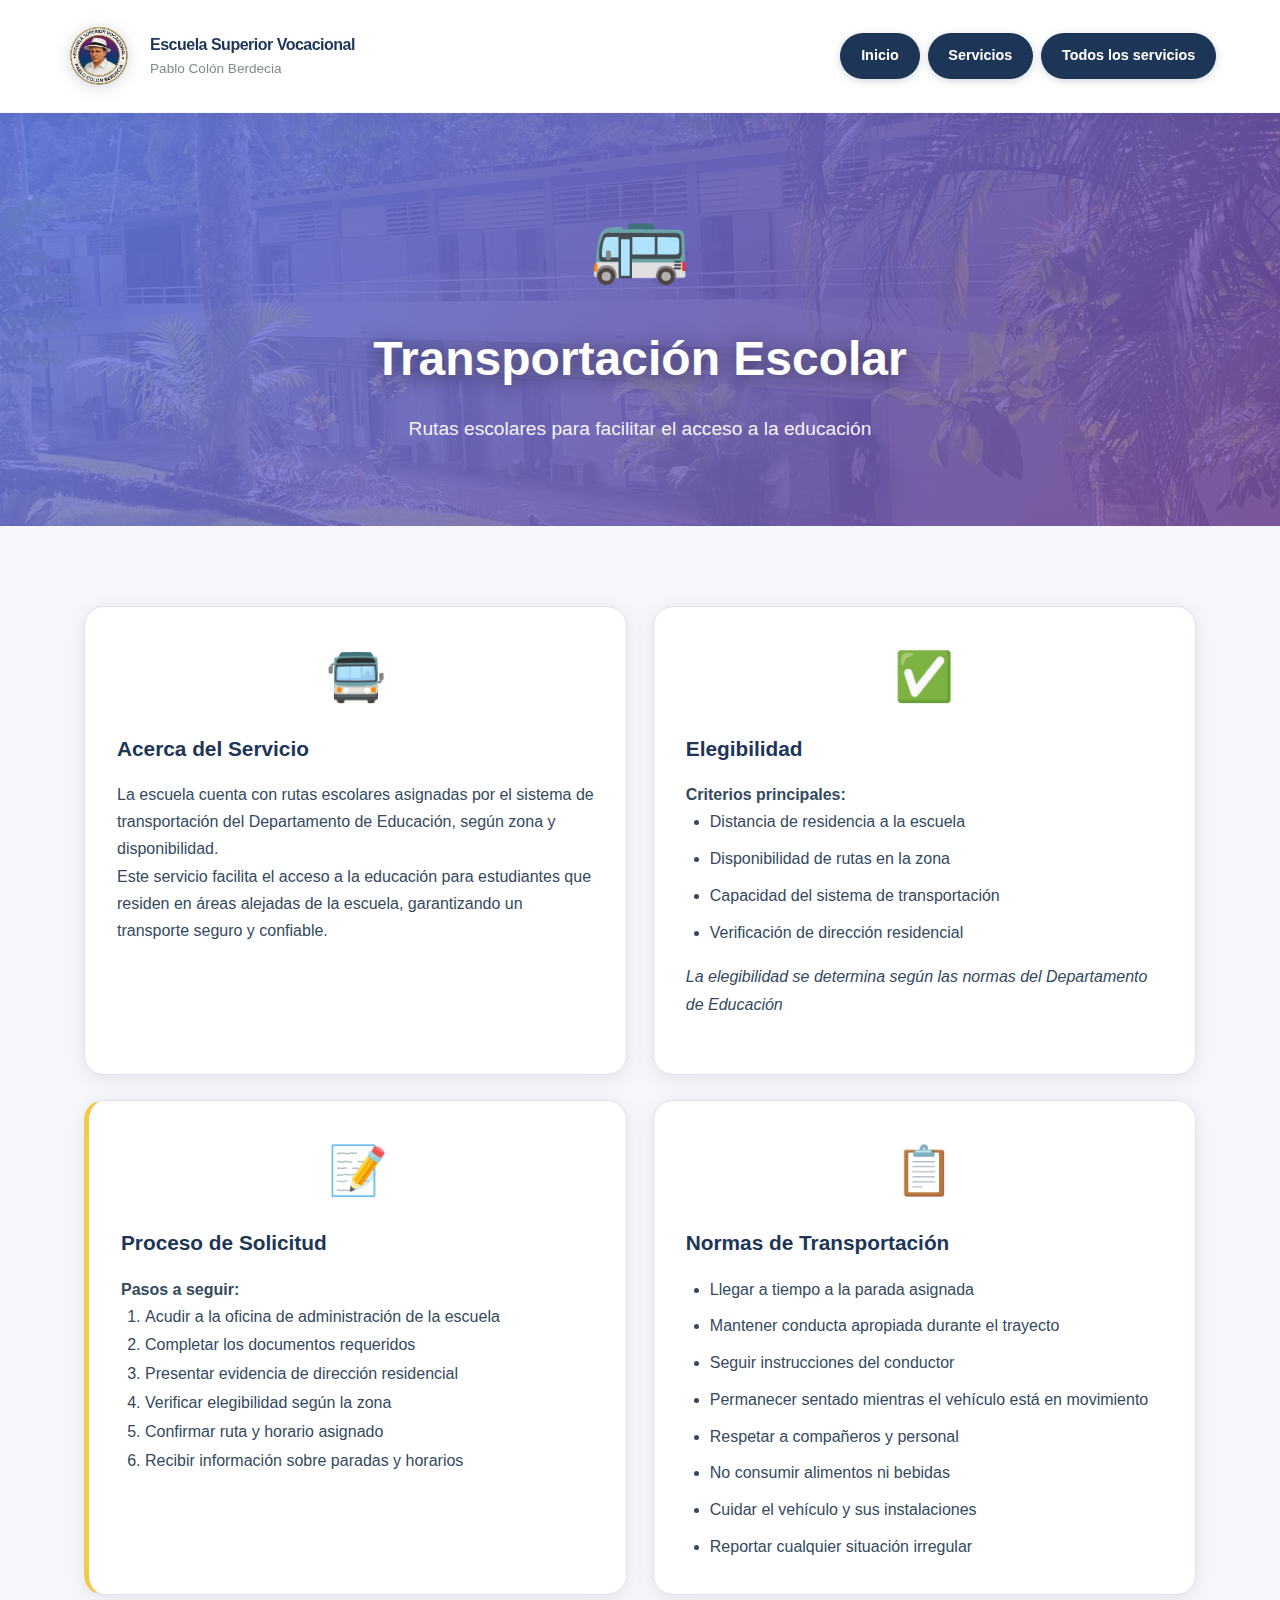
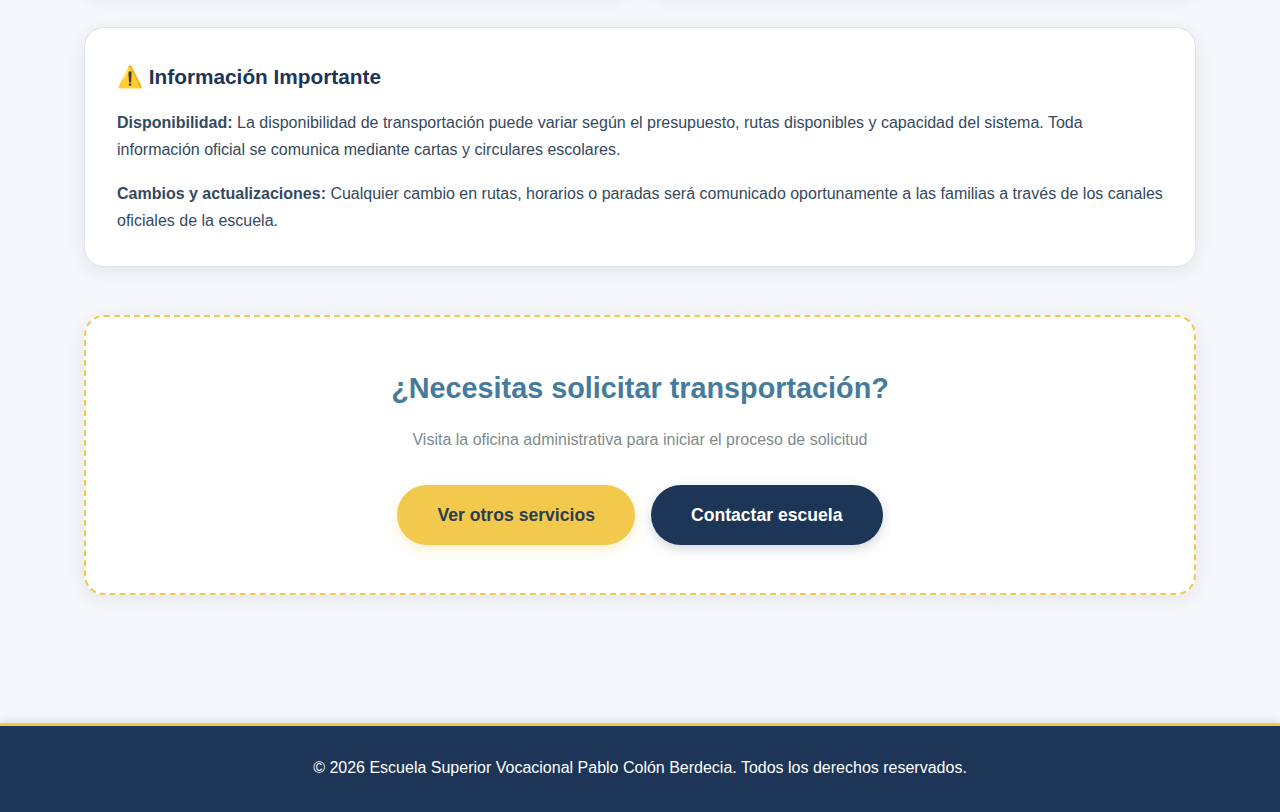
<file: transportacion.html>
<!DOCTYPE html>
<html lang="es">
<head>
  <meta charset="UTF-8">
  <meta name="viewport" content="width=device-width, initial-scale=1.0">
  <title>Transportación Escolar – Escuela Superior Vocacional Pablo Colón Berdecia</title>
  <link rel="stylesheet" href="styles.css">
</head>
<body>
  <header class="site-header">
    <div class="container header-inner">
      <div class="logo-area">
        <img src="LOGO6.png" alt="Logo Escuela" class="logo-image">
        <div class="logo-text">
          <span class="logo-title">Escuela Superior Vocacional</span>
          <span class="logo-subtitle">Pablo Colón Berdecia</span>
        </div>
      </div>
      <button class="menu-toggle" aria-label="Toggle menu">
        <span></span>
        <span></span>
        <span></span>
      </button>
      <nav class="main-nav">
        <ul>
          <li><a href="index.html#inicio">Inicio</a></li>
          <li><a href="index.html#servicios">Servicios</a></li>
          <li><a href="index2.html">Todos los servicios</a></li>
        </ul>
      </nav>
    </div>
  </header>

  <!-- Hero -->
  <section class="hero" style="min-height: 350px; padding: 4rem 0;">
    <div class="container">
      <div class="section-header" style="margin-bottom: 0;">
        <div style="font-size: 5rem; margin-bottom: 1rem;">🚌</div>
        <h1 style="color: #ffffff; font-size: 3rem; text-shadow: 0 2px 20px rgba(0,0,0,0.5);">Transportación Escolar</h1>
        <p style="color: rgba(255,255,255,0.95); font-size: 1.2rem; max-width: 800px; margin: 1rem auto;">
          Rutas escolares para facilitar el acceso a la educación
        </p>
      </div>
    </div>
  </section>

  <!-- Contenido principal -->
  <section class="section">
    <div class="container">
      <div class="grid-2">
        <!-- Información general -->
        <article class="card">
          <div class="card-icon">🚍</div>
          <h3>Acerca del Servicio</h3>
          <p>
            La escuela cuenta con rutas escolares asignadas por el sistema de transportación
            del Departamento de Educación, según zona y disponibilidad.
          </p>
          <p>
            Este servicio facilita el acceso a la educación para estudiantes que residen
            en áreas alejadas de la escuela, garantizando un transporte seguro y confiable.
          </p>
        </article>

        <!-- Elegibilidad -->
        <article class="card">
          <div class="card-icon">✅</div>
          <h3>Elegibilidad</h3>
          <p><strong>Criterios principales:</strong></p>
          <ul>
            <li>Distancia de residencia a la escuela</li>
            <li>Disponibilidad de rutas en la zona</li>
            <li>Capacidad del sistema de transportación</li>
            <li>Verificación de dirección residencial</li>
          </ul>
          <p class="note">
            La elegibilidad se determina según las normas del Departamento de Educación
          </p>
        </article>

        <!-- Proceso de solicitud -->
        <article class="card accent-left">
          <div class="card-icon">📝</div>
          <h3>Proceso de Solicitud</h3>
          <p><strong>Pasos a seguir:</strong></p>
          <ol style="padding-left: 1.5rem; line-height: 1.8;">
            <li>Acudir a la oficina de administración de la escuela</li>
            <li>Completar los documentos requeridos</li>
            <li>Presentar evidencia de dirección residencial</li>
            <li>Verificar elegibilidad según la zona</li>
            <li>Confirmar ruta y horario asignado</li>
            <li>Recibir información sobre paradas y horarios</li>
          </ol>
        </article>

        <!-- Normas de uso -->
        <article class="card">
          <div class="card-icon">📋</div>
          <h3>Normas de Transportación</h3>
          <ul>
            <li>Llegar a tiempo a la parada asignada</li>
            <li>Mantener conducta apropiada durante el trayecto</li>
            <li>Seguir instrucciones del conductor</li>
            <li>Permanecer sentado mientras el vehículo está en movimiento</li>
            <li>Respetar a compañeros y personal</li>
            <li>No consumir alimentos ni bebidas</li>
            <li>Cuidar el vehículo y sus instalaciones</li>
            <li>Reportar cualquier situación irregular</li>
          </ul>
        </article>
      </div>

      <!-- Información importante -->
      <div class="card" style="margin-top: 2rem;">
        <h3>⚠️ Información Importante</h3>
        <p>
          <strong>Disponibilidad:</strong> La disponibilidad de transportación puede variar según
          el presupuesto, rutas disponibles y capacidad del sistema. Toda información oficial se
          comunica mediante cartas y circulares escolares.
        </p>
        <p style="margin-top: 1rem;">
          <strong>Cambios y actualizaciones:</strong> Cualquier cambio en rutas, horarios o paradas
          será comunicado oportunamente a las familias a través de los canales oficiales de la escuela.
        </p>
      </div>

      <!-- Llamado a la acción -->
      <div class="programs-cta" style="margin-top: 3rem;">
        <h3 style="font-size: 1.8rem; margin-bottom: 1rem; color: var(--primary-light);">¿Necesitas solicitar transportación?</h3>
        <p style="margin-bottom: 2rem; color: var(--text-soft);">
          Visita la oficina administrativa para iniciar el proceso de solicitud
        </p>
        <div style="display: flex; gap: 1rem; justify-content: center; flex-wrap: wrap;">
          <a href="todos-los-servicios.html" class="btn btn-primary">Ver otros servicios</a>
          <a href="index.html#contacto" class="btn btn-secondary">Contactar escuela</a>
        </div>
      </div>
    </div>
  </section>

  <!-- Footer -->
  <footer class="site-footer">
    <div class="container">
      <p>&copy; 2026 Escuela Superior Vocacional Pablo Colón Berdecia. Todos los derechos reservados.</p>
    </div>
  </footer>

  <script src="script.js"></script>
</body>
</html>
</file>
<file: styles.css>
/* ===== Reset básico ===== */
* {
  margin: 0;
  padding: 0;
  box-sizing: border-box;
}

/* ===== Paleta de colores ===== */
:root {
  --primary: #1d3557;         /* Azul institucional */
  --primary-light: #457b9d;   /* Azul claro */
  --accent: #f2c94c;          /* Dorado suave */
  --bg: #f5f7fb;              /* Fondo general */
  --bg-alt: #ffffff;          /* Fondo alterno */
  --text-main: #34495e;       /* Texto principal */
  --text-soft: #7f8c8d;       /* Texto secundario */
  --border-soft: #dde3ee;     /* Bordes suaves */
  --gradient-1: linear-gradient(135deg, #667eea 0%, #764ba2 100%);
  --gradient-2: linear-gradient(135deg, #f093fb 0%, #f5576c 100%);
  --gradient-3: linear-gradient(135deg, #4facfe 0%, #00f2fe 100%);
}

/* ===== Modo Oscuro ===== */
body.dark-mode {
  --primary: #4a90e2;         /* Azul más claro para modo oscuro */
  --primary-light: #64a8f5;   /* Azul aún más claro */
  --accent: #ffc107;          /* Dorado/amarillo */
  --bg: #1e1e1e;              /* Fondo oscuro principal (gris oscuro común) */
  --bg-alt: #2d2d2d;          /* Fondo alterno oscuro (gris medio) */
  --text-main: #e0e0e0;       /* Texto claro */
  --text-soft: #b0b0b0;       /* Texto secundario claro */
  --border-soft: #404040;     /* Bordes oscuros */
  --gradient-1: linear-gradient(135deg, #667eea 0%, #764ba2 100%);
  --gradient-2: linear-gradient(135deg, #f093fb 0%, #f5576c 100%);
  --gradient-3: linear-gradient(135deg, #4facfe 0%, #00f2fe 100%);
}

/* Header en modo oscuro */
body.dark-mode .site-header {
  background: rgba(30, 30, 30, 0.95);
  border-bottom: 1px solid rgba(255, 255, 255, 0.1);
  box-shadow: 0 2px 20px rgba(0, 0, 0, 0.3);
}

body.dark-mode .site-header.scrolled {
  box-shadow: 0 4px 30px rgba(0, 0, 0, 0.5);
}

/* Logo en modo oscuro */
body.dark-mode .logo-title,
body.dark-mode .logo-subtitle {
  color: var(--text-main);
}

/* Navegación en modo oscuro */
body.dark-mode .main-nav a {
  color: var(--text-main);
}

body.dark-mode .main-nav a:hover {
  color: var(--accent);
}

/* Botones en modo oscuro */
body.dark-mode .btn-primary {
  background: var(--primary);
  color: white;
}

body.dark-mode .btn-primary:hover {
  background: var(--primary-light);
}

body.dark-mode .btn-secondary {
  background: var(--bg-alt);
  color: var(--text-main);
  border: 2px solid var(--border-soft);
}

body.dark-mode .btn-secondary:hover {
  background: var(--border-soft);
  border-color: var(--primary);
}

/* Cards en modo oscuro */
body.dark-mode .card {
  background: var(--bg-alt);
  border: 1px solid var(--border-soft);
  box-shadow: 0 4px 20px rgba(0, 0, 0, 0.3);
}

body.dark-mode .card:hover {
  /* Efecto de movimiento desactivado */
  /* box-shadow: 0 8px 30px rgba(74, 144, 226, 0.2); */
}

/* Footer en modo oscuro */
body.dark-mode .site-footer {
  background: #1a1a1a;
  border-top: 1px solid var(--border-soft);
}

/* Hero en modo oscuro */
body.dark-mode .hero {
  background: linear-gradient(135deg, #1e1e1e 0%, #2d2d2d 100%);
}

/* Hero card en modo oscuro */
body.dark-mode .hero-card {
  background: rgba(45, 45, 45, 0.95);
  border: 1px solid rgba(255, 255, 255, 0.1);
  box-shadow: 0 10px 40px rgba(0, 0, 0, 0.5);
}

body.dark-mode .hero-card:hover {
  box-shadow: 0 15px 50px rgba(0, 0, 0, 0.7);
}

body.dark-mode .hero-card h2 {
  color: var(--primary-light);
}

body.dark-mode .hero-card li {
  border-bottom: 1px solid rgba(255, 255, 255, 0.1);
  color: var(--text-main);
}

/* Inputs en modo oscuro */
body.dark-mode input,
body.dark-mode textarea,
body.dark-mode select {
  background: var(--bg-alt);
  color: var(--text-main);
  border-color: var(--border-soft);
}

body.dark-mode input:focus,
body.dark-mode textarea:focus,
body.dark-mode select:focus {
  border-color: var(--primary);
}

/* Secciones en modo oscuro */
body.dark-mode .section {
  background: var(--bg);
}

/* Títulos en modo oscuro */
body.dark-mode h1,
body.dark-mode h2,
body.dark-mode h3,
body.dark-mode h4,
body.dark-mode h5,
body.dark-mode h6 {
  color: var(--text-main);
}

/* Enlaces en modo oscuro */
body.dark-mode a {
  color: var(--primary-light);
}

/* Menú móvil en modo oscuro */
body.dark-mode .menu-toggle span {
  background: var(--text-main);
}

/* Service cards en modo oscuro */
body.dark-mode .service-card,
body.dark-mode .program-card {
  background: var(--bg-alt);
  border: 1px solid var(--border-soft);
}

body.dark-mode .service-card:hover,
body.dark-mode .program-card:hover {
  /* Efecto de movimiento desactivado */
  /* transform: translateY(-5px); */
  /* box-shadow: 0 10px 30px rgba(74, 144, 226, 0.3); */
}



/* Tablas en modo oscuro */
body.dark-mode table {
  background: var(--bg-alt);
  color: var(--text-main);
}

body.dark-mode table th {
  background: var(--primary);
  color: white;
}

body.dark-mode table td {
  border-color: var(--border-soft);
}

body.dark-mode table tr:hover {
  background: rgba(74, 144, 226, 0.1);
}

/* ===== Popup de selección de tema ===== */
.theme-popup {
  position: fixed;
  top: 0;
  left: 0;
  width: 100%;
  height: 100%;
  background: rgba(0, 0, 0, 0.8);
  display: flex;
  justify-content: center;
  align-items: center;
  z-index: 10000;
  animation: fadeIn 0.3s ease;
}

.theme-popup.hidden {
  display: none;
}

.theme-popup-content {
  background: var(--bg-alt);
  padding: 3rem;
  border-radius: 20px;
  text-align: center;
  max-width: 500px;
  box-shadow: 0 10px 50px rgba(0, 0, 0, 0.3);
  animation: fadeInUp 0.5s ease;
}

.theme-popup-content h2 {
  color: var(--primary);
  font-size: 2rem;
  margin-bottom: 1rem;
}

.theme-popup-content p {
  color: var(--text-soft);
  margin-bottom: 2rem;
  font-size: 1.1rem;
}

.theme-buttons {
  display: flex;
  gap: 1rem;
  justify-content: center;
  flex-wrap: wrap;
}

.theme-btn {
  padding: 1rem 2rem;
  font-size: 1.1rem;
  border: none;
  border-radius: 10px;
  cursor: pointer;
  transition: all 0.3s ease;
  font-weight: 600;
  display: flex;
  align-items: center;
  gap: 0.5rem;
}

.theme-btn-light {
  background: linear-gradient(135deg, #f5f7fb, #ffffff);
  color: #1d3557;
  border: 2px solid #dde3ee;
}

.theme-btn-light:hover {
  transform: translateY(-3px);
  box-shadow: 0 5px 20px rgba(29, 53, 87, 0.2);
}

.theme-btn-dark {
  background: linear-gradient(135deg, #1a1a2e, #16213e);
  color: #e4e4e4;
  border: 2px solid #457b9d;
}

.theme-btn-dark:hover {
  transform: translateY(-3px);
  box-shadow: 0 5px 20px rgba(69, 123, 157, 0.4);
}

/* ===== Base ===== */
html {
  scroll-behavior: smooth;
  overflow-x: hidden;
}

body {
  font-family: 'Segoe UI', Tahoma, Geneva, Verdana, sans-serif;
  line-height: 1.6;
  color: var(--text-main);
  background-color: var(--bg);
  overflow-x: hidden;
}

/* ===== Animaciones globales ===== */
@keyframes fadeInUp {
  from {
    opacity: 0;
    transform: translateY(30px);
  }
  to {
    opacity: 1;
    transform: translateY(0);
  }
}

@keyframes fadeIn {
  from {
    opacity: 0;
  }
  to {
    opacity: 1;
  }
}

@keyframes slideInLeft {
  from {
    opacity: 0;
    transform: translateX(-50px);
  }
  to {
    opacity: 1;
    transform: translateX(0);
  }
}

@keyframes slideInRight {
  from {
    opacity: 0;
    transform: translateX(50px);
  }
  to {
    opacity: 1;
    transform: translateX(0);
  }
}

@keyframes float {
  0%, 100% {
    transform: translateY(0px);
  }
  50% {
    transform: translateY(-20px);
  }
}

@keyframes pulse {
  0%, 100% {
    transform: scale(1);
  }
  50% {
    transform: scale(1.05);
  }
}

.animate-on-scroll {
  opacity: 0;
  animation: fadeInUp 0.8s ease forwards;
}

.animate-delay-1 {
  animation-delay: 0.1s;
}

.animate-delay-2 {
  animation-delay: 0.2s;
}

.animate-delay-3 {
  animation-delay: 0.3s;
}

/* Contenedor general */
.container {
  width: 90%;
  max-width: 1200px;
  margin: 0 auto;
  padding: 0 20px;
}

/* ===== Header y navegación ===== */
.site-header {
  background: rgba(255, 255, 255, 0.95);
  backdrop-filter: blur(10px);
  -webkit-backdrop-filter: blur(10px);
  border-bottom: 1px solid rgba(0, 0, 0, 0.04);
  position: sticky;
  top: 0;
  z-index: 1000;
  box-shadow: 0 2px 20px rgba(0, 0, 0, 0.05);
  transition: all 0.3s ease;
}

.site-header.scrolled {
  box-shadow: 0 4px 30px rgba(0, 0, 0, 0.1);
}

.header-inner {
  display: flex;
  align-items: center;
  justify-content: space-between;
  gap: 2rem;
  padding: 0.8rem 0;
  animation: fadeIn 0.5s ease;
  flex-wrap: nowrap;
  min-height: 90px;
  position: relative;
}

/* Logo */
.logo-area {
  display: flex;
  align-items: center;
  gap: 1rem;
  animation: slideInLeft 0.6s ease;
  flex-shrink: 0;
  padding: 0.5rem 0;
}

.logo-image {
  height: 70px;
  width: auto;
  max-width: 200px;
  object-fit: contain;
  object-position: center;
  transition: transform 0.3s ease, filter 0.3s ease;
  filter: drop-shadow(0 2px 8px rgba(29, 53, 87, 0.2));
  display: block;
}

.logo-image:hover {
  transform: scale(1.05);
  filter: drop-shadow(0 4px 12px rgba(29, 53, 87, 0.3));
}

.logo-mark {
  width: 50px;
  height: 50px;
  min-width: 50px;
  border-radius: 15px;
  background: linear-gradient(135deg, var(--primary), var(--primary-light));
  color: #ffffff;
  display: flex;
  align-items: center;
  justify-content: center;
  font-weight: 700;
  font-size: 1.1rem;
  box-shadow: 0 4px 15px rgba(29, 53, 87, 0.3);
  transition: transform 0.3s ease, box-shadow 0.3s ease;
}

.logo-mark:hover {
  transform: rotate(5deg) scale(1.05);
  box-shadow: 0 6px 20px rgba(29, 53, 87, 0.4);
}

.logo-text {
  display: flex;
  flex-direction: column;
  min-width: 200px;
}

.logo-title {
  font-size: 1rem;
  font-weight: 700;
  color: var(--primary);
  letter-spacing: -0.5px;
  white-space: nowrap;
}

.logo-subtitle {
  font-size: 0.85rem;
  color: var(--text-soft);
  white-space: nowrap;
}

/* Navegación */
.main-nav {
  animation: slideInRight 0.6s ease;
}

.main-nav ul {
  list-style: none;
  display: flex;
  gap: 0.5rem;
  flex-wrap: wrap;
  align-items: center;
}

.main-nav a {
  text-decoration: none;
  font-size: 0.9rem;
  font-weight: 600;
  padding: 0.7rem 1.3rem;
  border-radius: 50px;
  color: #ffffff;
  background: var(--primary);
  display: inline-block;
  transition: all 0.3s ease;
  box-shadow: 0 2px 8px rgba(29, 53, 87, 0.2);
  white-space: nowrap;
}

.main-nav a:hover {
  background: var(--primary-light);
  transform: translateY(-2px);
  box-shadow: 0 4px 12px rgba(29, 53, 87, 0.3);
}

/* ===== HERO ===== */
.hero {
  background: linear-gradient(135deg, rgba(102, 126, 234, 0.85) 0%, rgba(118, 75, 162, 0.85) 100%),
              url('images14.jpeg') center center no-repeat;
  background-size: cover;
  background-attachment: scroll;
  padding: 5rem 0 6rem;
  position: relative;
  overflow: hidden;
  min-height: 650px;
}

.hero::before {
  content: '';
  position: absolute;
  top: 0;
  left: 0;
  right: 0;
  bottom: 0;
  background: url('data:image/svg+xml,<svg xmlns="http://www.w3.org/2000/svg" viewBox="0 0 1440 320"><path fill="%23ffffff" fill-opacity="0.1" d="M0,96L48,112C96,128,192,160,288,160C384,160,480,128,576,122.7C672,117,768,139,864,154.7C960,171,1056,181,1152,165.3C1248,149,1344,107,1392,85.3L1440,64L1440,320L1392,320C1344,320,1248,320,1152,320C1056,320,960,320,864,320C768,320,672,320,576,320C480,320,384,320,288,320C192,320,96,320,48,320L0,320Z"></path></svg>') no-repeat bottom;
  background-size: cover;
  opacity: 0.3;
  pointer-events: none;
}

.hero-layout {
  display: flex;
  flex-direction: column;
  align-items: center;
  justify-content: center;
  gap: 3rem;
  position: relative;
  z-index: 1;
}

.hero-text {
  animation: slideInLeft 0.8s ease;
  text-align: center;
}

.hero-text h1 {
  font-size: 3rem;
  color: #ffffff;
  margin-bottom: 1.2rem;
  font-weight: 800;
  line-height: 1.2;
  text-shadow: 0 2px 20px rgba(0, 0, 0, 0.2);
}

.hero-text p {
  font-size: 1.15rem;
  max-width: 600px;
  margin-left: auto;
  margin-right: auto;
  color: rgba(255, 255, 255, 0.95);
  line-height: 1.7;
  text-shadow: 0 1px 10px rgba(0, 0, 0, 0.1);
}

.hero-actions {
  margin-top: 2rem;
  display: flex;
  flex-wrap: wrap;
  gap: 1rem;
  justify-content: center;
}

/* Hero content centered */
.hero-content-centered {
  text-align: center;
  max-width: 800px;
  margin: 0 auto;
  padding: 2rem 0;
  position: relative;
  z-index: 1;
}

.hero-content-centered h1 {
  font-size: 3rem;
  color: #ffffff;
  margin-bottom: 1.5rem;
  font-weight: 800;
  line-height: 1.2;
  text-shadow: 0 2px 20px rgba(0, 0, 0, 0.2);
}

.hero-content-centered p {
  font-size: 1.15rem;
  color: rgba(255, 255, 255, 0.95);
  line-height: 1.7;
  margin-bottom: 2rem;
  text-shadow: 0 1px 10px rgba(0, 0, 0, 0.1);
}

/* Botones generales */
.btn {
  display: inline-block;
  padding: 0.9rem 2rem;
  border-radius: 50px;
  font-size: 1rem;
  font-weight: 600;
  text-decoration: none;
  cursor: pointer;
  border: none;
  transition: all 0.3s ease;
  box-shadow: 0 2px 8px rgba(0, 0, 0, 0.1);
}

.btn-primary {
  background: var(--accent);
  color: #2c3e50;
  box-shadow: 0 4px 12px rgba(242, 201, 76, 0.3);
}

.btn-primary:hover {
  background: #f4d35e;
  transform: translateY(-2px);
  box-shadow: 0 6px 20px rgba(242, 201, 76, 0.4);
}

.btn-secondary {
  background: var(--primary);
  color: #ffffff;
  box-shadow: 0 4px 12px rgba(29, 53, 87, 0.2);
}

.btn-secondary:hover {
  background: var(--primary-light);
  transform: translateY(-2px);
  box-shadow: 0 6px 20px rgba(29, 53, 87, 0.3);
}

.btn-small {
  padding: 0.7rem 1.5rem;
  font-size: 0.95rem;
  font-weight: 600;
  box-shadow: 0 4px 12px rgba(29, 53, 87, 0.2);
}

.btn-small:hover {
  transform: translateY(-3px);
  box-shadow: 0 6px 20px rgba(29, 53, 87, 0.3);
}

/* Chips / tags debajo del hero */
.hero-tags {
  margin-top: 1.5rem;
  display: flex;
  flex-wrap: wrap;
  gap: 0.8rem;
}

.hero-tags span {
  font-size: 0.9rem;
  padding: 0.5rem 1.2rem;
  border-radius: 50px;
  background: rgba(255, 255, 255, 0.2);
  color: #ffffff;
  backdrop-filter: blur(10px);
  border: 1px solid rgba(255, 255, 255, 0.3);
  transition: all 0.3s ease;
  box-shadow: 0 2px 8px rgba(0, 0, 0, 0.1);
  font-weight: 600;
}

.hero-tags span:hover {
  background: rgba(255, 255, 255, 0.3);
  transform: translateY(-2px);
  box-shadow: 0 4px 12px rgba(0, 0, 0, 0.15);
}

/* Tarjeta de info rápida */
.hero-card {
  background: rgba(255, 255, 255, 0.95);
  backdrop-filter: blur(10px);
  border-radius: 20px;
  padding: 2rem;
  margin-top: 2rem;
  box-shadow: 0 10px 40px rgba(0, 0, 0, 0.15);
  border: 1px solid rgba(0, 0, 0, 0.05);
  animation: slideInRight 0.8s ease;
  transition: transform 0.3s ease, box-shadow 0.3s ease;
}

.hero-card:hover {
  transform: translateY(-5px);
  box-shadow: 0 15px 50px rgba(0, 0, 0, 0.2);
}

.hero-card h2 {
  font-size: 1.4rem;
  color: var(--primary);
  margin-bottom: 1.2rem;
  font-weight: 700;
}

.hero-card ul {
  list-style: none;
  font-size: 0.95rem;
}

.hero-card li {
  padding: 0.6rem 0;
  border-bottom: 1px solid rgba(0, 0, 0, 0.05);
}

.hero-card li:last-child {
  border-bottom: none;
}

.hero-card li + li {
  margin-top: 0.3rem;
}

/* ===== Secciones generales ===== */
.section {
  padding: 5rem 0;
  position: relative;
}

.section-alt {
  background-color: var(--bg-alt);
}

.section-alt::before {
  content: '';
  position: absolute;
  top: 0;
  left: 0;
  right: 0;
  height: 100px;
  background: linear-gradient(to bottom, var(--bg), transparent);
  pointer-events: none;
}

.section-header {
  margin-bottom: 3rem;
  text-align: center;
  animation: fadeInUp 0.8s ease;
}

.section-header h2 {
  font-size: 2.5rem;
  color: var(--primary);
  margin-bottom: 1rem;
  font-weight: 800;
  position: relative;
  display: inline-block;
}

.section-header h2::after {
  content: '';
  position: absolute;
  bottom: -10px;
  left: 50%;
  transform: translateX(-50%);
  width: 60px;
  height: 4px;
  background: var(--accent);
  border-radius: 2px;
}

.section-header p {
  font-size: 1.1rem;
  color: var(--text-soft);
  max-width: 700px;
  margin: 0 auto;
  line-height: 1.7;
}

/* ===== Layout de columnas ===== */
.grid-2 {
  display: grid;
  grid-template-columns: repeat(2, minmax(0, 1fr));
  gap: 1.6rem;
}

/* Contacto centralizado */
.contact-centered {
  display: flex;
  flex-direction: column;
  align-items: center;
  gap: 2rem;
  max-width: 800px;
  margin: 0 auto;
}

.contact-info {
  text-align: center;
  width: 100%;
}

.contact-info p {
  margin-bottom: 1rem;
  font-size: 1.05rem;
}

.grid-3 {
  display: grid;
  grid-template-columns: repeat(3, minmax(0, 1fr));
  gap: 1.6rem;
}

.section-gap {
  margin-top: 1.8rem;
}

/* ===== Tarjetas ===== */
.card {
  background: var(--bg-alt);
  border-radius: 20px;
  padding: 2rem;
  box-shadow: 0 4px 20px rgba(0, 0, 0, 0.08);
  border: 1px solid var(--border-soft);
  /* Transición desactivada para evitar movimiento */
  /* transition: all 0.3s ease; */
  position: relative;
  overflow: hidden;
}

.card::before {
  content: '';
  position: absolute;
  top: 0;
  left: 0;
  width: 100%;
  height: 4px;
  background: var(--accent);
  transform: scaleX(0);
  transform-origin: left;
  transition: transform 0.4s ease;
}

.card:hover::before {
  transform: scaleX(1);
}

.card:hover {
  /* Efecto de movimiento desactivado */
  /* transform: translateY(-5px); */
  /* box-shadow: 0 8px 30px rgba(0, 0, 0, 0.12); */
}

.card-icon {
  font-size: 3rem;
  margin-bottom: 1rem;
  display: block;
  text-align: center;
}

.card:hover .card-icon {
  /* Efecto de movimiento desactivado */
  /* animation: pulse 0.6s ease; */
  /* transform: scale(1.1); */
}

.card h3,
.card h4 {
  font-size: 1.3rem;
  color: var(--primary);
  margin-bottom: 1rem;
  font-weight: 700;
}

.card p {
  font-size: 1rem;
  color: var(--text-main);
  line-height: 1.7;
}

.card .btn {
  margin-top: 1.5rem;
}

.card ul {
  padding-left: 1.5rem;
  font-size: 1rem;
  color: var(--text-main);
  line-height: 1.8;
}

.card ul li + li {
  margin-top: 0.5rem;
}

/* Tarjeta con acento lateral para programas */
.accent-left {
  border-left: 5px solid var(--accent);
}

/* Texto tipo nota */
.note {
  font-size: 0.9rem;
  color: var(--text-soft);
  margin-top: 1rem;
  margin-bottom: 1.5rem;
  font-style: italic;
}

/* ===== Recursos / listas de enlaces convertidos a tarjetas ===== */
.resources-block {
  margin-top: 3rem;
  padding: 2rem;
  background: var(--bg-alt);
  border-radius: 20px;
  border: 1px solid var(--border-soft);
  box-shadow: 0 4px 20px rgba(0, 0, 0, 0.08);
}

.resources-block h3 {
  font-size: 1.8rem;
  color: var(--primary);
  margin-bottom: 1.5rem;
  font-weight: 700;
  text-align: center;
}

.resource-grid {
  display: grid;
  grid-template-columns: repeat(3, minmax(0, 1fr));
  gap: 1.5rem;
}

.resource-card {
  display: block;
  background: #ffffff;
  border-radius: 16px;
  padding: 1.5rem;
  text-decoration: none;
  color: var(--text-main);
  border: 1px solid var(--border-soft);
  box-shadow: 0 2px 10px rgba(0, 0, 0, 0.08);
  transition: all 0.3s ease;
  position: relative;
  overflow: hidden;
  text-align: center;
}

.resource-card:hover {
  transform: translateY(-3px);
  box-shadow: 0 4px 15px rgba(0, 0, 0, 0.12);
  border-color: var(--primary-light);
}

.resource-icon {
  font-size: 3rem;
  margin-bottom: 1rem;
  display: inline-block;
  transition: all 0.4s cubic-bezier(0.68, -0.55, 0.265, 1.55);
  position: relative;
  z-index: 1;
}

.resource-card:hover .resource-icon {
  transform: scale(1.3) rotate(-10deg);
  filter: drop-shadow(0 8px 16px rgba(102, 126, 234, 0.4));
}

.resource-card h4 {
  font-size: 1.1rem;
  color: var(--primary-light);
  margin-bottom: 0.5rem;
  font-weight: 700;
  position: relative;
  z-index: 1;
  text-shadow: 0 0 10px rgba(99, 102, 241, 0.5);
}

.resource-card p {
  font-size: 0.95rem;
  color: var(--text-soft);
  position: relative;
  z-index: 1;
}

.resource-card:hover {
  transform: translateY(-8px) scale(1.05);
  box-shadow: 0 15px 35px rgba(0, 0, 0, 0.7), 0 0 30px rgba(236, 72, 153, 0.6);
  border-color: var(--accent-pink);
  background: linear-gradient(145deg, rgba(51, 65, 85, 0.95), rgba(30, 41, 59, 0.95));
}

/* ===== Servicios ===== */
.service-card {
  position: relative;
  text-align: center;
  display: flex;
  flex-direction: column;
  justify-content: space-between;
  min-height: 280px;
}

.service-icon {
  font-size: 3.5rem;
  margin-bottom: 1rem;
  display: inline-block;
  filter: drop-shadow(0 4px 8px rgba(0, 0, 0, 0.1));
  /* Transición desactivada para evitar movimiento */
  /* transition: transform 0.3s ease; */
}

.service-card:hover .service-icon {
  /* Efecto de movimiento desactivado */
  /* transform: scale(1.2) rotate(10deg); */
  animation: none;
}

.service-card .btn {
  margin-top: auto;
  width: 100%;
  display: inline-block;
  text-align: center;
}

.service-card h3 {
  margin-top: 0.5rem;
  margin-bottom: 0.8rem;
}

.service-card p {
  margin-bottom: 1.5rem;
  flex-grow: 1;
}

/* ===== Eventos ===== */
.event-list {
  list-style: none;
  padding-left: 0;
  font-size: 1rem;
  background: linear-gradient(145deg, rgba(30, 41, 59, 0.9), rgba(51, 65, 85, 0.9));
  border-radius: 15px;
  padding: 1.5rem;
  box-shadow: 0 5px 20px rgba(0, 0, 0, 0.5);
  border: 2px solid rgba(99, 102, 241, 0.3);
}

.event-list li {
  padding: 1rem;
  border-left: 4px solid var(--accent-cyan);
  margin-bottom: 1rem;
  background: linear-gradient(90deg, rgba(6, 182, 212, 0.15), transparent);
  border-radius: 8px;
  transition: all 0.3s ease;
  box-shadow: 0 2px 10px rgba(0, 0, 0, 0.3);
}

.event-list li:hover {
  transform: translateX(10px);
  border-left-color: var(--accent-pink);
  background: linear-gradient(90deg, rgba(236, 72, 153, 0.2), transparent);
  box-shadow: 0 4px 15px rgba(236, 72, 153, 0.4);
}

.event-list li:last-child {
  margin-bottom: 0;
}

/* ===== Gaming Day ===== */
.gaming-block {
  margin-top: 3rem;
  padding: 2.5rem;
  background: var(--bg-alt);
  border-radius: 20px;
  border: 2px solid var(--accent);
  box-shadow: 0 4px 20px rgba(0, 0, 0, 0.08);
}

.gaming-header {
  display: flex;
  align-items: center;
  justify-content: space-between;
  gap: 1rem;
  margin-bottom: 1.5rem;
  flex-wrap: wrap;
}

.gaming-header h3 {
  font-size: 1.8rem;
  color: var(--primary);
  font-weight: 700;
}

.tag-gaming {
  font-size: 0.9rem;
  padding: 0.5rem 1.2rem;
  border-radius: 50px;
  background: var(--accent);
  color: #2c3e50;
  font-weight: 600;
  box-shadow: 0 2px 8px rgba(242, 201, 76, 0.3);
  animation: pulse 2s ease-in-out infinite;
}

/* ===== Redes sociales ===== */
.social-block {
  margin-top: 3rem;
}

.social-block h3 {
  font-size: 1.8rem;
  color: var(--primary);
  margin-bottom: 0.8rem;
  font-weight: 700;
  text-align: center;
}

.social-block p {
  font-size: 1.1rem;
  color: var(--text-soft);
  text-align: center;
  margin-bottom: 2rem;
}

.social-grid {
  display: grid;
  grid-template-columns: repeat(3, minmax(0, 1fr));
  gap: 2rem;
  margin-top: 1.5rem;
  justify-items: center;
}

/* Cuando solo hay un elemento, centrarlo */
.social-grid:has(> :only-child) {
  grid-template-columns: 1fr;
  max-width: 400px;
  margin-left: auto;
  margin-right: auto;
}

.social-card {
  background: var(--bg-alt);
  border-radius: 20px;
  padding: 2rem;
  text-decoration: none;
  color: var(--text-main);
  box-shadow: 0 4px 20px rgba(0, 0, 0, 0.08);
  border: 1px solid var(--border-soft);
  transition: all 0.3s ease;
  position: relative;
  overflow: hidden;
  text-align: center;
}

.social-icon {
  font-size: 4rem;
  margin-bottom: 1rem;
  display: inline-block;
  transition: all 0.4s ease;
}

.social-card:hover .social-icon {
  transform: scale(1.2) rotate(360deg);
  animation: none;
}

.social-card h4 {
  font-size: 1.3rem;
  color: var(--primary);
  margin-bottom: 0.8rem;
  font-weight: 700;
}

.social-card p {
  font-size: 1rem;
  color: var(--text-soft);
}

.social-card:hover {
  transform: translateY(-5px);
  box-shadow: 0 8px 30px rgba(0, 0, 0, 0.12);
  border-color: var(--primary-light);
}

/* ===== Calendario escolar ===== */
.calendar-wrapper {
  background-color: #ffffff;
  border-radius: 16px;
  padding: 1.2rem;
  box-shadow: 0 4px 14px rgba(15, 23, 42, 0.06);
  border: 1px solid rgba(221, 227, 238, 0.9);
}

.calendar-wrapper iframe {
  width: 100%;
  min-height: 420px;
  border: none;
  border-radius: 10px;
  margin-bottom: 1rem;
}

.calendar-actions {
  text-align: right;
}

/* ===== Contacto ===== */
#contacto h3 {
  font-size: 1.1rem;
  color: var(--primary-light);
  margin-bottom: 0.5rem;
  text-shadow: 0 0 10px rgba(99, 102, 241, 0.5);
}

/* ===== Lista de eventos ===== */
.event-list {
  list-style: none;
  padding: 1.5rem;
  background: var(--bg-alt);
  border-radius: 15px;
  border: 1px solid var(--border-soft);
  box-shadow: 0 4px 20px rgba(0, 0, 0, 0.08);
}

.event-list li {
  padding: 1rem;
  margin-bottom: 0.8rem;
  background: #ffffff;
  border-radius: 10px;
  border-left: 4px solid var(--accent);
  box-shadow: 0 2px 8px rgba(0, 0, 0, 0.05);
  transition: all 0.3s ease;
  color: var(--text-main);
  font-size: 1rem;
  line-height: 1.6;
}

.event-list li:last-child {
  margin-bottom: 0;
}

.event-list li:hover {
  transform: translateX(5px);
  box-shadow: 0 4px 12px rgba(0, 0, 0, 0.1);
  border-left-color: var(--primary);
}

.event-list li strong {
  color: var(--primary);
  font-weight: 700;
}

/* ===== Programas CTA ===== */
.programs-cta {
  text-align: center;
  padding: 3rem;
  background: var(--bg-alt);
  border-radius: 20px;
  border: 2px dashed var(--accent);
  box-shadow: 0 4px 20px rgba(0, 0, 0, 0.08);
}

.programs-cta .btn {
  font-size: 1.1rem;
  padding: 1rem 2.5rem;
}

/* ===== Calendario ===== */
.calendar-wrapper {
  background: var(--bg-alt);
  border-radius: 25px;
  padding: 2rem;
  box-shadow: 0 4px 20px rgba(0, 0, 0, 0.08);
  border: 1px solid var(--border-soft);
}

.calendar-wrapper iframe {
  width: 100%;
  min-height: 500px;
  border: none;
  border-radius: 15px;
  margin-bottom: 1.5rem;
  box-shadow: 0 5px 20px rgba(0, 0, 0, 0.1);
}

.calendar-actions {
  text-align: center;
}

/* ===== Galería de Promociones ===== */
.promotions-gallery {
  display: grid;
  grid-template-columns: repeat(auto-fit, minmax(300px, 1fr));
  gap: 2rem;
  margin-top: 2rem;
}
.promotion-item {
  background: var(--card);
  border-radius: 16px;
  overflow: hidden;
  display: flex;
  flex-direction: column;
}

/* IMAGEN COMPLETA */
.promotion-image {
  width: 100%;
  height: 340px;          /* MÁS ALTURA para posters */
  object-fit: contain;   /* NO recorta */
  background-color: #0b1f3a; /* similar al fondo del poster */
}

/* TEXTO */
.promotion-caption {
  padding: 1.2rem;
  text-align: center;
}


.promotion-item {
  background: var(--bg-alt);
  border-radius: 15px;
  overflow: hidden;
  box-shadow: 0 4px 15px rgba(0, 0, 0, 0.1);
  transition: transform 0.3s ease, box-shadow 0.3s ease;
}

.promotion-item:hover {
  transform: translateY(-5px);
  box-shadow: 0 8px 25px rgba(0, 0, 0, 0.15);
}

.promotion-image {
  width: 100%;
  height: 400px;
  object-fit: cover;
  display: block;
}

.promotion-caption {
  padding: 1.5rem;
  text-align: center;
}

.promotion-caption h3 {
  color: var(--primary);
  margin-bottom: 0.5rem;
  font-size: 1.3rem;
}

.promotion-caption p {
  color: var(--text-soft);
  font-size: 1rem;
}

.promotion-placeholder {
  background: var(--bg-alt);
  border-radius: 15px;
  padding: 3rem;
  text-align: center;
  border: 2px dashed var(--border);
  display: flex;
  flex-direction: column;
  align-items: center;
  justify-content: center;
  min-height: 400px;
}

.placeholder-icon {
  font-size: 4rem;
  margin-bottom: 1rem;
  opacity: 0.5;
}

.promotion-placeholder p {
  color: var(--text-soft);
  font-size: 1.1rem;
}

/* ===== Footer ===== */
.site-footer {
  background: var(--primary);
  color: #ffffff;
  text-align: center;
  padding: 2rem 0;
  font-size: 1rem;
  margin-top: 3rem;
  position: relative;
  box-shadow: 0 -2px 10px rgba(0, 0, 0, 0.1);
}

.site-footer::before {
  content: '';
  position: absolute;
  top: 0;
  left: 0;
  right: 0;
  height: 3px;
  background: var(--accent);
}

.site-footer p {
  position: relative;
  z-index: 1;
}

/* ===== Menu Hamburguesa ===== */
.hamburger-menu {
  display: flex;
  flex-direction: column;
  gap: 5px;
  background: none;
  border: none;
  cursor: pointer;
  padding: 10px;
  z-index: 10002;
  transition: all 0.3s ease;
  position: fixed;
  right: 1.5rem;
  top: 1.5rem;
}

.hamburger-menu span {
  width: 25px;
  height: 3px;
  background: var(--text-main);
  border-radius: 3px;
  transition: all 0.3s ease;
}

.hamburger-menu:hover span {
  background: var(--primary);
}

/* ===== Sidebar Menu ===== */
.sidebar-menu {
  position: fixed;
  top: 0;
  right: -350px;
  width: 350px;
  height: 100vh;
  background: var(--bg-alt);
  box-shadow: -2px 0 20px rgba(0, 0, 0, 0.2);
  transition: right 0.3s ease;
  z-index: 10001;
  overflow-y: auto;
}

.sidebar-menu.active {
  right: 0;
}

.sidebar-header {
  display: flex;
  justify-content: space-between;
  align-items: center;
  padding: 1.5rem;
  border-bottom: 1px solid var(--border-soft);
  background: var(--bg);
}

.sidebar-header h3 {
  margin: 0;
  font-size: 1.2rem;
  color: var(--text-main);
}

.sidebar-close {
  background: none;
  border: none;
  font-size: 2rem;
  color: var(--text-main);
  cursor: pointer;
  width: 40px;
  height: 40px;
  display: flex;
  align-items: center;
  justify-content: center;
  border-radius: 50%;
  transition: all 0.3s ease;
}

.sidebar-close:hover {
  background: var(--border-soft);
  transform: rotate(90deg);
}

.sidebar-content {
  padding: 1rem;
}

.sidebar-item {
  display: flex;
  align-items: center;
  gap: 1rem;
  padding: 1rem;
  cursor: pointer;
  border-radius: 10px;
  transition: all 0.3s ease;
  margin-bottom: 0.5rem;
}

.sidebar-item:hover {
  background: var(--bg);
}

.sidebar-icon {
  font-size: 1.5rem;
}

.sidebar-text {
  flex: 1;
  font-size: 1rem;
  color: var(--text-main);
  font-weight: 500;
}

.sidebar-arrow {
  font-size: 1.5rem;
  color: var(--text-soft);
  transition: transform 0.3s ease;
}

.sidebar-item:hover .sidebar-arrow {
  transform: translateX(5px);
}

/* Theme Options */
.theme-options {
  padding-left: 3rem;
  margin-top: 0.5rem;
  animation: slideDown 0.3s ease;
}

@keyframes slideDown {
  from {
    opacity: 0;
    transform: translateY(-10px);
  }
  to {
    opacity: 1;
    transform: translateY(0);
  }
}

.theme-option {
  display: flex;
  align-items: center;
  gap: 0.75rem;
  width: 100%;
  padding: 0.75rem 1rem;
  margin-bottom: 0.5rem;
  background: var(--bg);
  border: 2px solid var(--border-soft);
  border-radius: 8px;
  cursor: pointer;
  font-size: 0.95rem;
  color: var(--text-main);
  transition: all 0.3s ease;
}

.theme-option:hover {
  background: var(--primary);
  color: white;
  border-color: var(--primary);
  transform: translateX(5px);
}

.theme-option span {
  font-size: 1.2rem;
}

/* Sidebar Overlay */
.sidebar-overlay {
  position: fixed;
  top: 0;
  left: 0;
  width: 100%;
  height: 100%;
  background: rgba(0, 0, 0, 0.5);
  opacity: 0;
  visibility: hidden;
  transition: all 0.3s ease;
  z-index: 10000;
}

.sidebar-overlay.active {
  opacity: 1;
  visibility: visible;
}

/* Dark mode para sidebar */
body.dark-mode .sidebar-menu {
  background: #2d2d2d;
  box-shadow: -2px 0 20px rgba(0, 0, 0, 0.5);
}

body.dark-mode .sidebar-header {
  background: #1e1e1e;
  border-bottom-color: #404040;
}

body.dark-mode .theme-option {
  background: #1e1e1e;
  border-color: #404040;
}

body.dark-mode .theme-option:hover {
  background: var(--primary);
  border-color: var(--primary);
}

/* Old menu toggle for mobile nav */
.menu-toggle {
  display: none;
  flex-direction: column;
  gap: 5px;
  background: none;
  border: none;
  cursor: pointer;
  padding: 5px;
  z-index: 1001;
}

.menu-toggle span {
  width: 25px;
  height: 3px;
  background: var(--primary-light);
  border-radius: 3px;
  transition: all 0.3s ease;
  box-shadow: 0 0 10px rgba(99, 102, 241, 0.5);
}

.menu-toggle.active span:nth-child(1) {
  transform: rotate(45deg) translate(8px, 8px);
}

.menu-toggle.active span:nth-child(2) {
  opacity: 0;
}

.menu-toggle.active span:nth-child(3) {
  transform: rotate(-45deg) translate(7px, -7px);
}

/* ===== Responsive ===== */
@media (max-width: 1100px) {
  .main-nav a {
    font-size: 0.85rem;
    padding: 0.6rem 1rem;
  }

  .logo-image {
    height: 60px;
  }

  .logo-title {
    font-size: 0.9rem;
  }

  .logo-subtitle {
    font-size: 0.8rem;
  }
}

@media (max-width: 980px) {
  .hero-layout {
    grid-template-columns: 1fr;
    gap: 2rem;
  }

  .hero {
    padding: 4rem 0 5rem;
    background-attachment: scroll;
  }

  .hero-text h1 {
    font-size: 2.5rem;
  }

  .hero-card {
    max-width: 100%;
  }

  .grid-3 {
    grid-template-columns: repeat(2, minmax(0, 1fr));
  }

  .social-grid {
    grid-template-columns: repeat(2, minmax(0, 1fr));
  }

  .resource-grid {
    grid-template-columns: repeat(2, minmax(0, 1fr));
  }

  .section {
    padding: 4rem 0;
  }

  .section-header h2 {
    font-size: 2rem;
  }
}

@media (max-width: 780px) {
  .menu-toggle {
    display: flex;
  }

  .header-inner {
    position: relative;
  }

  .hamburger-menu {
    right: 1rem;
    top: 1.2rem;
  }

  .main-nav {
    position: fixed;
    top: 0;
    right: -100%;
    width: 280px;
    height: 100vh;
    background: rgba(255, 255, 255, 0.98);
    backdrop-filter: blur(10px);
    padding: 5rem 2rem 2rem;
    box-shadow: -5px 0 20px rgba(0, 0, 0, 0.1);
    transition: right 0.4s cubic-bezier(0.68, -0.55, 0.265, 1.55);
    z-index: 999;
  }

  .main-nav.active {
    right: 0;
  }

  .main-nav ul {
    flex-direction: column;
    gap: 0;
  }

  .main-nav a {
    display: block;
    padding: 1rem 1.5rem;
    border-radius: 10px;
    margin-bottom: 0.5rem;
    background: linear-gradient(135deg, var(--primary), var(--primary-light));
    color: #ffffff;
    box-shadow: 0 2px 10px rgba(29, 53, 87, 0.2);
  }

  .main-nav a:hover {
    transform: translateX(5px);
    box-shadow: 0 4px 15px rgba(29, 53, 87, 0.3);
  }

  .grid-2 {
    grid-template-columns: 1fr;
  }

  .grid-3 {
    grid-template-columns: 1fr;
  }

  .social-grid {
    grid-template-columns: 1fr;
  }

  .resource-grid {
    grid-template-columns: 1fr;
  }

  .hero {
    padding: 4rem 0 5rem;
    background-attachment: scroll;
    background-position: center center;
    min-height: 550px;
  }

  .hero-text h1 {
    font-size: 2rem;
  }

  .hero-text p {
    font-size: 1rem;
  }

  .section-header h2 {
    font-size: 1.8rem;
  }
}

@media (max-width: 480px) {
  .hero {
    padding: 3rem 0 4rem;
    background-attachment: scroll;
    background-position: center center;
    min-height: 500px;
  }

  .hero-text h1 {
    font-size: 1.8rem;
  }

  .hero-text p {
    font-size: 0.95rem;
  }

  .logo-image {
    height: 55px;
    max-width: 150px;
  }

  .logo-title {
    font-size: 0.85rem;
  }

  .logo-subtitle {
    font-size: 0.75rem;
  }

  .header-inner {
    min-height: 75px;
  }

  .logo-mark {
    width: 45px;
    height: 45px;
    font-size: 1rem;
  }

  .logo-area {
    gap: 0.6rem;
  }

  .section {
    padding: 3rem 0;
  }

  .section-header h2 {
    font-size: 1.6rem;
  }

  .section-header p {
    font-size: 1rem;
  }

  .btn {
    padding: 0.8rem 1.5rem;
    font-size: 0.95rem;
  }

  .card {
    padding: 1.5rem;
  }

  .container {
    width: 95%;
    padding: 0 15px;
  }
}
</file>
